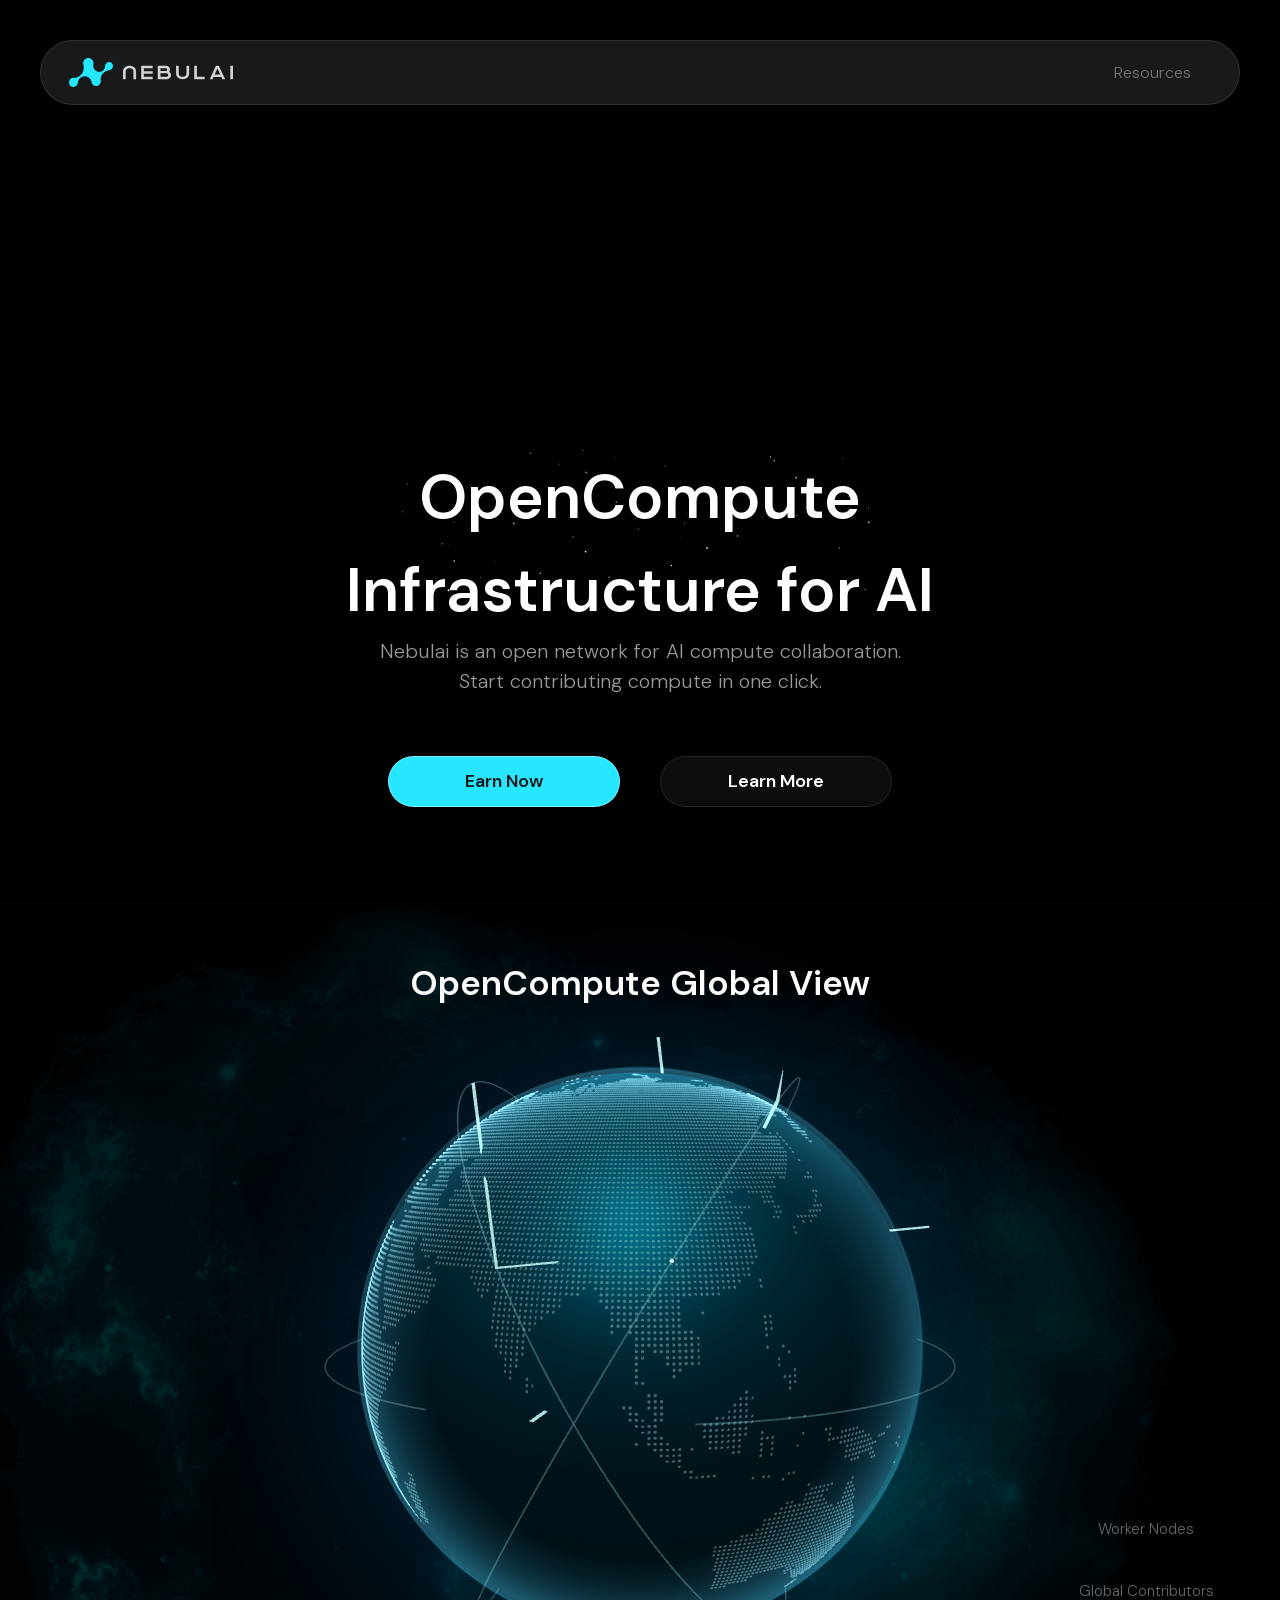
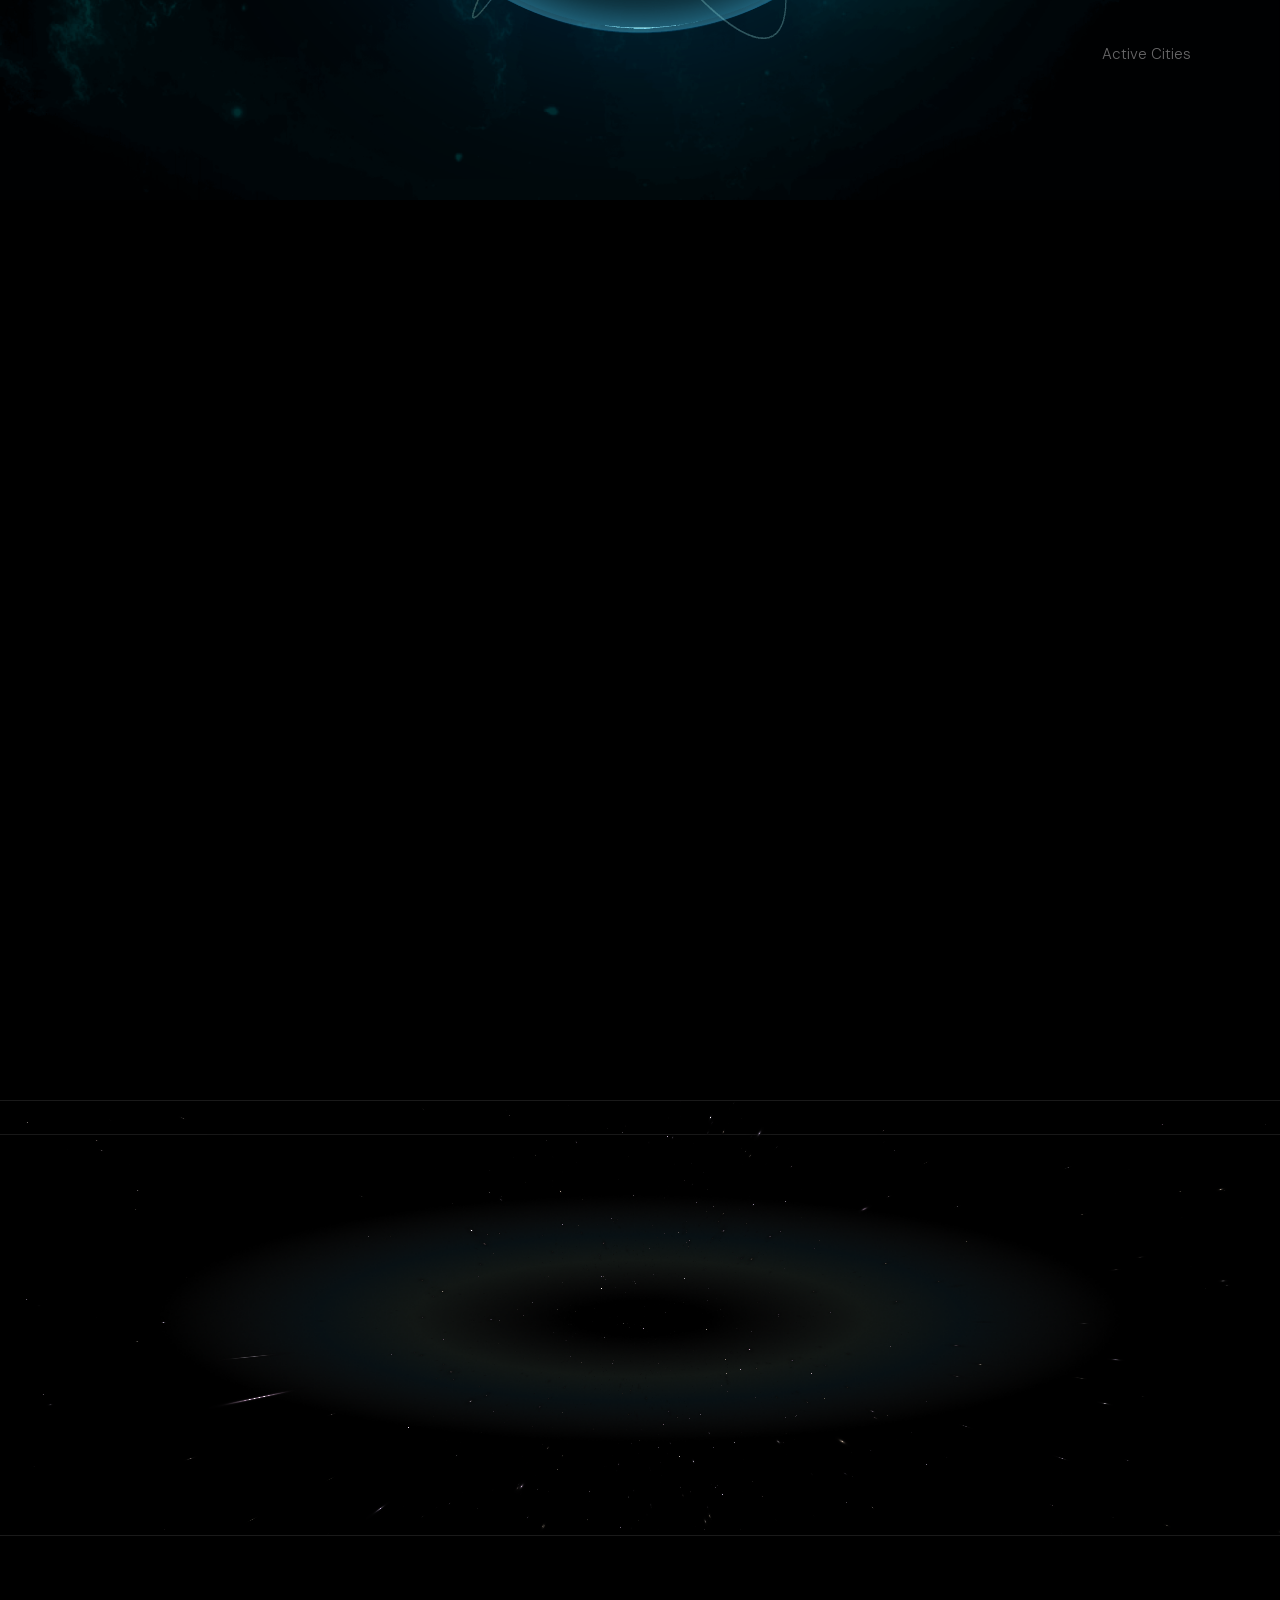
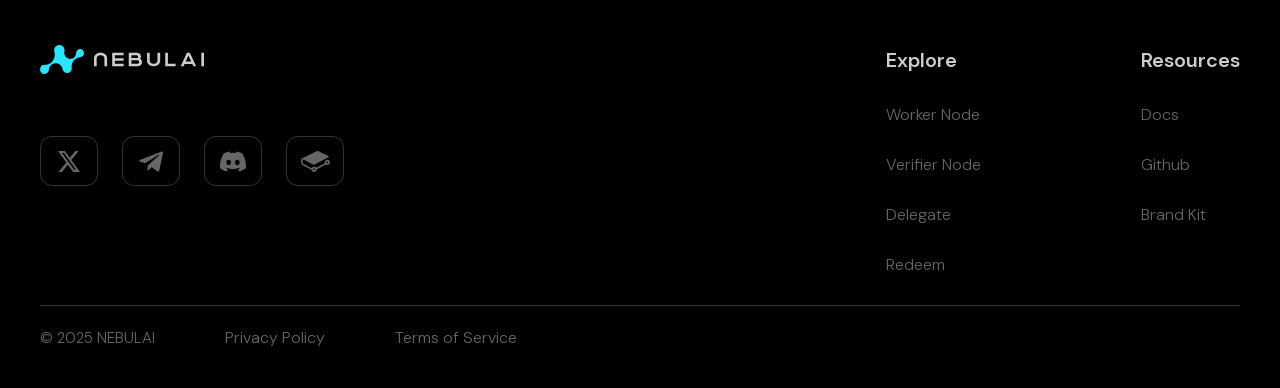
<file: index.html>
<!DOCTYPE html><html lang="en"><head><meta charSet="utf-8"/><meta name="viewport" content="width=device-width, initial-scale=1"/><link rel="preload" href="/_next/static/media/13971731025ec697-s.p.woff2" as="font" crossorigin="" type="font/woff2"/><link rel="preload" as="image" href="/common/mobile_menu.svg"/><link rel="preload" as="image" href="/home/logo.svg"/><link rel="preload" as="image" href="/home/newImg/jiantou.png"/><link rel="stylesheet" href="/_next/static/css/32a5607262ab8a0e.css" data-precedence="next"/><link rel="stylesheet" href="/_next/static/css/e4657a36693aae8b.css" data-precedence="next"/><link rel="stylesheet" href="/_next/static/css/7c81f1e1351f6790.css" data-precedence="next"/><link rel="stylesheet" href="/_next/static/css/cf97a37c0c52896b.css" data-precedence="next"/><link rel="stylesheet" href="/_next/static/css/965a8784f84ec3c4.css" data-precedence="next"/><link rel="preload" as="script" fetchPriority="low" href="/_next/static/chunks/webpack-bab563a66c590f9e.js"/><script src="/_next/static/chunks/cf7e974d-713241b400e93284.js" async=""></script><script src="/_next/static/chunks/541-5600ee929d4531ee.js" async=""></script><script src="/_next/static/chunks/main-app-a96b1f5c15673255.js" async=""></script><script src="/_next/static/chunks/458-c8ca43c90dd92568.js" async=""></script><script src="/_next/static/chunks/456-59fbe59e98a3116b.js" async=""></script><script src="/_next/static/chunks/132-fb9f852f9d9946be.js" async=""></script><script src="/_next/static/chunks/app/layout-12e2c1059db114dd.js" async=""></script><script src="/_next/static/chunks/0133708f-af99ca873a2efeb0.js" async=""></script><script src="/_next/static/chunks/45233be0-0392e1a9f06c1b70.js" async=""></script><script src="/_next/static/chunks/a3b010e9-31183f8c99bb619b.js" async=""></script><script src="/_next/static/chunks/167-830f1180b4fa41ad.js" async=""></script><script src="/_next/static/chunks/app/page-94318768fda25c6e.js" async=""></script><meta name="next-size-adjust" content=""/><title>Nebulai</title><meta name="description" content="Nebul Ai"/><link rel="icon" href="/favicon.ico" type="image/x-icon" sizes="256x256"/><script src="/_next/static/chunks/polyfills-42372ed130431b0a.js" noModule=""></script></head><body class="bg-black text-[16px] text-[#fff] flex flex-col font-normal dark __className_0d7163"><div class="lg:w-[1200px] lg:left-[50%] lg:translate-x-[-50%] lg:rounded-full lg:px-[28px] lg:border border-b-1 px-[12px] justify-between w-full border-[rgba(255,255,255,0.1)] duration-500 fixed z-[99] flex items-center h-[65px] bg-[#17191A] text-[rgba(255,255,255,0.4)] top-[0] lg:top-[40px]"><div class="lg:hidden"><img src="/common/mobile_menu.svg"/></div><a href="/" class="lg:static lg:translate-x-0 absolute left-[50%] translate-x-[-50%]"><img class="lg:w-[164px] w-[120px]" src="/home/logo.svg"/></a><ul class="lg:flex hidden"><li class="flex items-center px-[20px] "><button type="submit" tabindex="0" class="z-0 group relative inline-flex items-center justify-center box-border appearance-none select-none subpixel-antialiased overflow-hidden tap-highlight-transparent transform-gpu outline-none data-[focus-visible=true]:z-10 data-[focus-visible=true]:outline-2 data-[focus-visible=true]:outline-focus data-[focus-visible=true]:outline-offset-2 gap-2 [&amp;&gt;svg]:max-w-[theme(spacing.8)] !transition-none data-[pressed=true]:scale-100 bg-transparent data-[hover=true]:bg-default/40 text-[16px] min-w-[50px] h-[48px] whitespace-nowrap font-normal w-auto hover:text-[#fff] !bg-transparent p-0 rounded-none text-[rgba(255,255,255,0.4)]"><div class="duration-300  h-full  hover:translate-y-[-100%] "><div class="h-full flex items-center justify-start"><div class="z-10 aria-expanded:scale-[0.97] aria-expanded:opacity-70 subpixel-antialiased h-12 overflow-hidden group cursor-pointer text-[--common-white-four] hover:text-white" data-slot="trigger" aria-haspopup="true" aria-expanded="false" id="react-aria-:R2nrb:" type="button" tabindex="0"><div class="duration-300 group-hover:-translate-y-12"><div class="h-12 flex items-center justify-center">Resources</div><div class="h-12 flex items-center justify-center">Resources</div></div></div></div><div class="h-full flex items-center justify-start"><div class="z-10 aria-expanded:scale-[0.97] aria-expanded:opacity-70 subpixel-antialiased h-12 overflow-hidden group cursor-pointer text-[--common-white-four] hover:text-white" data-slot="trigger" aria-haspopup="true" aria-expanded="false" id="react-aria-:R37rb:" type="button" tabindex="0"><div class="duration-300 group-hover:-translate-y-12"><div class="h-12 flex items-center justify-center">Resources</div><div class="h-12 flex items-center justify-center">Resources</div></div></div></div></div></button></li></ul></div><div class=" bg-black"><div class=" fixed w-screen h-screen left-0 top-0 -z-10"><svg class="w-full h-full absolute inset-0"><defs><linearGradient id="gradient" x1="0%" y1="0%" x2="100%" y2="100%"><stop offset="0%" style="stop-color:#2EB9DF;stop-opacity:0"></stop><stop offset="100%" style="stop-color:#9E00FF;stop-opacity:1"></stop></linearGradient></defs></svg><canvas class="h-full w-full absolute inset-0"></canvas></div><div class="relative w-full"><section class="sticky top-0  z-10"><div class=" flex flex-col w-full  relative  lg:h-[100vh] "><div class="absolute top-0 left-0 w-full h-[100vh] object-cover -z-10 bg-[#000000]"><video class="absolute top-0 left-0 w-full h-[80vh] object-cover" autoPlay="" loop="" muted="" playsInline="" webkit-playsinline="true" x5-playsinline="true" x5-video-player-type="h5"><source src="/home/newImg/videos/start.webm" type="video/webm"/></video></div><div class="" style="opacity:0;transform:translateY(40px)"><div class="lg:w-[1200px] mt-[50vh] mt-[150px] px-[16px] w-full relative z-10  mx-auto   bg-[length:100%_100%]  bg-no-repeat bg-contain bg-center "><div class="lg:w-[700px]  w-full   text-center mx-auto     "><div class="relative"><div class="absolute top-0 left-[100px] lg:w-[500px] lg:h-[160px] "><div class="opacity-0 w-full h-full"></div></div><h1 class="font-bold lg:text-[62px] text-[29px] text-white">OpenCompute Infrastructure for AI</h1><p class=" lg:text-[20px] text-[12px] text-[rgba(255,255,255,0.6)] lg:w-[550px] w-full text-center mx-auto ">  Nebulai is an open network for AI compute collaboration.  Start contributing compute in one click. </p></div><div class="lg:w-[500px]  w-full lg:flex  items-center justify-center mt-[60px]  mx-auto"><div><button type="submit" tabindex="0" class="z-0 group relative inline-flex items-center justify-center box-border appearance-none select-none subpixel-antialiased overflow-hidden tap-highlight-transparent transform-gpu data-[pressed=true]:scale-[0.97] outline-none data-[focus-visible=true]:z-10 data-[focus-visible=true]:outline-2 data-[focus-visible=true]:outline-focus data-[focus-visible=true]:outline-offset-2 px-4 gap-2 [&amp;&gt;svg]:max-w-[theme(spacing.8)] transition-transform-colors-opacity motion-reduce:transition-none bg-primary text-primary-foreground data-[hover=true]:opacity-hover rounded-full font-bold min-w-[50px] whitespace-nowrap border-[1px] border-[rgba(255,255,255,0.4)] text-[18px] lg:!w-[232px] lg:!h-[51px] lg:mr-[20px] w-[253px] h-[44px]"><div class="duration-300  h-full  hover:translate-y-[-100%] "><div class="h-full flex justify-center items-center">Earn Now</div><div class="h-full flex justify-center items-center">Earn Now</div></div></button></div><div><button type="submit" tabindex="0" class="z-0 group relative inline-flex items-center justify-center box-border appearance-none select-none subpixel-antialiased overflow-hidden tap-highlight-transparent transform-gpu data-[pressed=true]:scale-[0.97] outline-none data-[focus-visible=true]:z-10 data-[focus-visible=true]:outline-2 data-[focus-visible=true]:outline-focus data-[focus-visible=true]:outline-offset-2 px-4 gap-2 [&amp;&gt;svg]:max-w-[theme(spacing.8)] transition-transform-colors-opacity motion-reduce:transition-none bg-primary data-[hover=true]:opacity-hover font-bold min-w-[50px] whitespace-nowrap hover:border-primary hover:text-primary text-[#fff] rounded-full text-[18px] !bg-[rgba(255,255,255,0.05)] border border-[rgba(255,255,255,0.1)] lg:!w-[232px] lg:!h-[51px] lg:ml-[20px] w-[253px] h-[44px] mt-[20px] lg:mt-0"><div class="duration-300  h-full  hover:translate-y-[-100%] "><div class="h-full flex justify-center items-center">Learn More</div><div class="h-full flex justify-center items-center">Learn More</div></div></button></div></div></div></div></div></div></section><section class="sticky top-0 h-screen z-20  "><div class=" flex flex-col relative w-full h-full  "><div class="w-full h-[30vh] bg-[transparent]  absolute bottom-[0%] left-[0%] z-40"> </div><div class="w-full h-[30vh] bg-[transparent]  absolute top-[0%] left-[0%] z-40"> </div><div class="" style="opacity:0;transform:translateY(40px)"><div class="absolute top-[0%] left-[0%] w-full h-full z-20 "><div class="lg:h-screen h-[100dvh] flex flex-col bg-[url(&#x27;/earth/bg.png&#x27;)] bg-no-repeat bg-cover "><div class="h-screen"><div style="position:relative;width:100%;height:100%;overflow:hidden;pointer-events:auto" class="w-full lg:h-screen h-[80dvh]"><div style="width:100%;height:100%"><canvas style="display:block"></canvas></div></div></div></div></div><div class=" px-[16px] w-full  mx-auto h-[100px]   absolute top-[3%] left-[0%] w-full z-30  "><div class="text-center mx-auto      "><div class=" w-full"><div class="lg:text-[35px] lg:mt-[30px] mt-[80px] text-[22px] font-bold  w-full text-center">OpenCompute Global View</div></div></div></div></div><div class="absolute lg:bottom-[15%] lg:right-[5%] z-30  lg:w-[140px] lg:block  bottom-[13%] right-[16px] flex items-center justify-between w-[90vw]  "><div class="mt-[40px] lg:mt-[0px]"><div class="lg:text-[15px] text-[11px] text-center text-[rgba(255,255,255,0.4)] ">Worker Nodes</div><div class="flex items-center justify-center w-full lg:w-[140px]"></div></div><div class="mt-[40px]"><div class="text-[15px] text-[11px] text-center text-[rgba(255,255,255,0.4)]">Global Contributors</div><div class="flex items-center justify-center"></div></div><div class="mt-[40px]"><div class="text-[15px] text-[11px] text-center text-[rgba(255,255,255,0.4)]">Active Cities</div><div class="flex items-center justify-center"></div></div></div></div></section><section class="sticky lg:top-0 lg:h-screen  z-30 "><div class="bg-[#000000] w-[100vw] lg:h-[100vh]  relative" style="overflow:scroll"><div class="lg:w-[1200px] mx-auto lg:h-[96vh]   "><div class="relative flex flex-col gap-4 items-center justify-center px-4" style="opacity:0;transform:translateY(40px)"><div class="pt-[93px]"><div class="pb-[93px]"><div class="lg:text-[35px] text-[22px] font-bold  w-full text-center">Contribute Compute in One Click</div></div><div class="lg:flex items-center justify-between gap-6"><div style="background-image:url(/home/newImg/run1.png);opacity:0;transform:translateX(-50px)" class="relative lg:w-[384px] h-[447px] bg-[length:100%_100%] bg-no-repeat bg-contain bg-center group"><div class="group relative px-[26px]"><video class="absolute top-0 left-0 z-10 w-[384px] h-[447px] transition-opacity duration-500 opacity-0 group-hover:opacity-100" autoPlay="" loop="" muted="" playsInline=""><source src="/home/newImg/videos/run1.webm" type="video/webm"/></video><div class="absolute z-20 lg:w-full w-[80vw] top-[0px] left-[26px]"><div class="lg:text-[25px] text-[22px] font-[600] w-[80vw] lg:w-[350px] mt-[38px] ">Run Nodes</div><div class="lg:text-[15px] text-[13px] text-[rgba(255,255,255,0.4)] w-[80vw] lg:w-[350px]">Power the network as a Worker, Verifier, or Delegator.</div></div></div></div><div style="background-image:url(/home/newImg/run2.png);opacity:0;transform:translateX(-50px)" class="relative lg:w-[384px] h-[447px] bg-[length:100%_100%] bg-no-repeat bg-contain bg-center group"><div class="group relative px-[26px]"><video class="absolute top-0 left-0 z-10 w-[384px] h-[447px] transition-opacity duration-500 opacity-0 group-hover:opacity-100" autoPlay="" loop="" muted="" playsInline=""><source src="/home/newImg/videos/run2.webm" type="video/webm"/></video><div class="absolute z-20 lg:w-full w-[80vw] top-[300px] left-[26px]"><div class="lg:text-[25px] text-[22px] font-[600] w-[80vw] lg:w-[350px] mt-[38px] ">Fuel AI</div><div class="lg:text-[15px] text-[13px] text-[rgba(255,255,255,0.4)] w-[80vw] lg:w-[350px]">Provide developers and agents with scalable, decentralized compute.</div></div></div></div><div style="background-image:url(/home/newImg/run3.png);opacity:0;transform:translateX(-50px)" class="relative lg:w-[384px] h-[447px] bg-[length:100%_100%] bg-no-repeat bg-contain bg-center group"><div class="group relative px-[26px]"><video class="absolute top-0 left-0 z-10 w-[384px] h-[447px] transition-opacity duration-500 opacity-0 group-hover:opacity-100" autoPlay="" loop="" muted="" playsInline=""><source src="/home/newImg/videos/run3.webm" type="video/webm"/></video><div class="absolute z-20 lg:w-full w-[80vw] top-[0px] left-[26px]"><div class="lg:text-[25px] text-[22px] font-[600] w-[80vw] lg:w-[350px] mt-[38px] ">Earn Rewards</div><div class="lg:text-[15px] text-[13px] text-[rgba(255,255,255,0.4)] w-[80vw] lg:w-[350px]">Earn $NEB based on your contribution and performance.</div></div></div></div></div></div></div></div></div></section><section class="sticky lg:top-0  z-40"><div class="w-[100vw] mx-auto lg:h-[55vh] h-[60vh] bg-[#000000]   pt-[10px] lg:pt-[0]"><div style="width:100%;height:436px;position:relative"><div class=" "><div class=" h-[436px] border-t lg:border-b border-[rgba(255,255,255,0.1)]   bg-[url(/home/newImg/light.png)] bg-[length:100%_100%]  bg-no-repeat bg-contain bg-center "><div class="galaxy-container"><div class="  h-[436px] flex flex-col gap-4 items-center justify-center px-4 absolute top-0 left-0 right-0 bottom-0 mx-auto" style="opacity:0;transform:translateY(40px)"><div class="lg:text-[35px] text-[22px] font-bold  w-full text-center ">Ready to power the future of AI?</div><div class="lg:text-[18px] text-[15px] text-[rgba(255,255,255,0.4)]">Run nodes. Earn rewards. Redefine compute.</div><div class="mt-[38px]"><button type="submit" tabindex="0" class="z-0 group relative inline-flex items-center justify-center box-border appearance-none select-none subpixel-antialiased overflow-hidden tap-highlight-transparent transform-gpu data-[pressed=true]:scale-[0.97] outline-none data-[focus-visible=true]:z-10 data-[focus-visible=true]:outline-2 data-[focus-visible=true]:outline-focus data-[focus-visible=true]:outline-offset-2 px-4 gap-2 [&amp;&gt;svg]:max-w-[theme(spacing.8)] transition-transform-colors-opacity motion-reduce:transition-none bg-primary text-primary-foreground data-[hover=true]:opacity-hover rounded-full font-bold text-[16px] min-w-[50px] whitespace-nowrap border-[1px] border-[rgba(255,255,255,0.4)] w-[232px] h-[51px]"><div class="duration-300  h-full  hover:translate-y-[-100%] "><div class="h-full flex justify-center items-center">Explore Now<img src="/home/newImg/jiantou.png" alt="" class="w-[17px] ml-[5px] h-[13px]"/></div><div class="h-full flex justify-center items-center">Explore Now<img src="/home/newImg/jiantou.png" alt="" class="w-[17px] ml-[5px] h-[13px]"/></div></div></button></div></div></div></div></div></div></div></section></div></div><div class="xl:pb-[10px] pt-[50px] px-[12px] w-full bg-black z-80 sticky "><div class="xl:w-[1200px] xl:flex-row w-full mx-auto flex flex-col justify-between"><div class="w-full"><img src="/home/logo.svg"/><div class="flex mt-[62px]"><a href="https://x.com/NebulaiHQ" target="_blank" class="flex justify-center items-center border w-[58px] h-[50px] rounded-[12px] border-[rgba(255,255,255,0.2)] mr-[24px] text-[rgba(255,255,255,0.4)] hover:text-[rgba(255,255,255,0.8)] hover:bg-[rgba(255,255,255,0.2)]"><svg xmlns="http://www.w3.org/2000/svg" width="22" height="21" viewBox="0 0 22 21" fill="none"><path d="M17.3263 0H20.6998L13.3297 8.89539L22 21H15.2112L9.89403 13.6586L3.80995 21H0.434432L8.31743 11.4854L0 0H6.96111L11.7674 6.71031L17.3263 0ZM16.1423 18.8677H18.0116L5.94539 2.02031H3.93946L16.1423 18.8677Z" fill="currentColor"></path></svg></a><a href="https://t.me/Nebulai_HQ" target="_blank" class="flex justify-center items-center border w-[58px] h-[50px] rounded-[12px] border-[rgba(255,255,255,0.2)] mr-[24px] text-[rgba(255,255,255,0.4)] hover:text-[rgba(255,255,255,0.8)] hover:bg-[rgba(255,255,255,0.2)]"><svg xmlns="http://www.w3.org/2000/svg" width="24" height="21" viewBox="0 0 24 21" fill="none"><path d="M22.0517 0.72731L0.78878 8.88724C-0.0668674 9.26721 -0.356277 10.0282 0.581933 10.4412L6.03682 12.1664L19.2259 4.05455C19.946 3.54528 20.6833 3.68109 20.0489 4.24127L8.72124 14.4482L8.3654 18.7678C8.69499 19.4348 9.29847 19.4379 9.68339 19.1064L12.8174 16.1553L18.1848 20.1551C19.4314 20.8896 20.1097 20.4156 20.3779 19.0694L23.8985 2.47962C24.264 0.822542 23.6407 0.0924369 22.0517 0.72731Z" fill="currentColor"></path></svg></a><a href="https://discord.gg/kyVHRQSFyg" target="_blank" class="flex justify-center items-center border w-[58px] h-[50px] rounded-[12px] border-[rgba(255,255,255,0.2)] mr-[24px] text-[rgba(255,255,255,0.4)] hover:text-[rgba(255,255,255,0.8)] hover:bg-[rgba(255,255,255,0.2)]"><svg xmlns="http://www.w3.org/2000/svg" width="26" height="21" viewBox="0 0 26 21" fill="none"><path d="M22.044 2.18914C22.0367 2.175 22.0248 2.16392 22.0102 2.15789C20.3245 1.37702 18.5455 0.820203 16.7179 0.501366C16.7013 0.498249 16.6842 0.500498 16.6689 0.507791C16.6536 0.515084 16.641 0.527052 16.6329 0.541991C16.3907 0.985871 16.1708 1.44181 15.974 1.90807C14.004 1.60614 12.0001 1.60614 10.03 1.90807C9.832 1.44063 9.60858 0.984574 9.36078 0.541991C9.35228 0.527376 9.33962 0.515685 9.32444 0.508439C9.30927 0.501193 9.29228 0.498728 9.2757 0.501366C7.44791 0.819533 5.66886 1.37639 3.98336 2.15793C3.96893 2.16411 3.95676 2.17465 3.94851 2.18811C0.577833 7.27018 -0.345524 12.2273 0.107443 17.123C0.108718 17.135 0.112369 17.1466 0.11818 17.1572C0.123991 17.1677 0.131843 17.177 0.14127 17.1844C2.10399 18.6516 4.29931 19.7716 6.63355 20.4964C6.64999 20.5014 6.66755 20.5012 6.68386 20.4958C6.70016 20.4904 6.71444 20.4801 6.72478 20.4662C7.22612 19.7775 7.67035 19.0482 8.05295 18.2858C8.0582 18.2753 8.06121 18.2639 8.06175 18.2521C8.0623 18.2404 8.06038 18.2287 8.05613 18.2178C8.05187 18.2069 8.04537 18.197 8.03706 18.1888C8.02874 18.1806 8.0188 18.1743 8.00789 18.1703C7.30737 17.8996 6.62919 17.5734 5.97971 17.1947C5.96791 17.1877 5.958 17.1778 5.95085 17.1661C5.94371 17.1543 5.93955 17.1409 5.93874 17.1271C5.93793 17.1133 5.9405 17.0995 5.94622 17.087C5.95194 17.0744 5.96063 17.0635 5.97153 17.0551C6.1078 16.952 6.24417 16.8448 6.37431 16.7365C6.38587 16.7269 6.39986 16.7207 6.4147 16.7187C6.42954 16.7167 6.44465 16.7189 6.45832 16.7251C10.7134 18.6857 15.32 18.6857 19.5247 16.7251C19.5384 16.7185 19.5537 16.716 19.5687 16.7178C19.5838 16.7197 19.598 16.7258 19.6098 16.7355C19.7399 16.8438 19.8763 16.952 20.0136 17.0551C20.0245 17.0634 20.0333 17.0743 20.0391 17.0868C20.0449 17.0993 20.0476 17.113 20.0469 17.1268C20.0462 17.1406 20.0421 17.154 20.035 17.1659C20.028 17.1777 20.0181 17.1876 20.0064 17.1947C19.3584 17.5766 18.6796 17.9026 17.9772 18.1692C17.9663 18.1734 17.9564 18.1799 17.9482 18.1882C17.9399 18.1965 17.9335 18.2065 17.9293 18.2175C17.9251 18.2285 17.9233 18.2403 17.9239 18.2521C17.9246 18.2638 17.9277 18.2753 17.933 18.2858C18.322 19.044 18.7656 19.7724 19.2602 20.465C19.2702 20.4792 19.2844 20.4899 19.3008 20.4955C19.3172 20.5011 19.3349 20.5014 19.3514 20.4963C21.6898 19.7739 23.889 18.6538 25.8542 17.1844C25.8637 17.1774 25.8717 17.1683 25.8775 17.1579C25.8834 17.1475 25.8869 17.136 25.888 17.124C26.4303 11.4641 24.9801 6.54759 22.044 2.18914ZM8.6884 14.142C7.40732 14.142 6.35175 12.9551 6.35175 11.4974C6.35175 10.0397 7.38685 8.85273 8.6884 8.85273C10.0001 8.85273 11.0455 10.0501 11.025 11.4973C11.025 12.9551 9.98987 14.142 8.6884 14.142ZM17.3277 14.142C16.0466 14.142 14.9911 12.9551 14.9911 11.4974C14.9911 10.0397 16.0262 8.85273 17.3277 8.85273C18.6395 8.85273 19.6848 10.0501 19.6643 11.4973C19.6643 12.9551 18.6395 14.142 17.3277 14.142Z" fill="currentColor"></path></svg></a><a href="https://docs.nebulai.network/" target="_blank" class="flex justify-center items-center border w-[58px] h-[50px] rounded-[12px] border-[rgba(255,255,255,0.2)] mr-[24px] text-[rgba(255,255,255,0.4)] hover:text-[rgba(255,255,255,0.8)] hover:bg-[rgba(255,255,255,0.2)]"><svg xmlns="http://www.w3.org/2000/svg" width="29" height="21" viewBox="0 0 29 21" fill="none"><path d="M13.0522 17.5072C13.1637 17.5074 13.2741 17.5296 13.3771 17.5727C13.4802 17.6158 13.5737 17.6788 13.6525 17.7582C13.7312 17.8376 13.7937 17.9318 13.8362 18.0354C13.8788 18.1391 13.9006 18.2501 13.9004 18.3622C13.9003 18.4743 13.8781 18.5853 13.8353 18.6888C13.7925 18.7924 13.7298 18.8864 13.6508 18.9656C13.5718 19.0447 13.478 19.1075 13.3749 19.1502C13.2718 19.193 13.1613 19.2149 13.0497 19.2148C12.8245 19.2144 12.6085 19.1242 12.4494 18.9638C12.2904 18.8035 12.2012 18.5862 12.2015 18.3598C12.2018 18.1334 12.2916 17.9163 12.4511 17.7565C12.6107 17.5966 12.8269 17.5069 13.0522 17.5072ZM26.373 12.228C26.2615 12.228 26.151 12.2058 26.048 12.1628C25.945 12.1198 25.8514 12.0569 25.7725 11.9776C25.6937 11.8982 25.6312 11.8041 25.5886 11.7004C25.546 11.5968 25.5241 11.4858 25.5242 11.3737C25.5243 11.2616 25.5463 11.1506 25.5891 11.047C25.6318 10.9435 25.6945 10.8494 25.7734 10.7702C25.8523 10.6909 25.946 10.6281 26.0491 10.5853C26.1522 10.5425 26.2627 10.5205 26.3742 10.5205C26.5995 10.5207 26.8155 10.6108 26.9747 10.771C27.1339 10.9312 27.2233 11.1485 27.2231 11.3749C27.223 11.6013 27.1333 11.8184 26.9739 11.9784C26.8145 12.1384 26.5983 12.2282 26.373 12.228ZM26.373 8.7353C25.6765 8.73594 25.0087 9.01431 24.5162 9.50931C24.0237 10.0043 23.7467 10.6755 23.7461 11.3755C23.7461 11.6585 23.7932 11.9402 23.885 12.2147L15.2079 16.8575C14.9673 16.5064 14.6453 16.2194 14.2698 16.0211C13.8942 15.8229 13.4764 15.7194 13.0522 15.7196C12.0504 15.7196 11.1381 16.2964 10.6959 17.1964L2.90079 13.0648C2.07669 12.63 1.46043 11.2674 1.52568 10.0263C1.55952 9.37895 1.78186 8.87617 2.1214 8.68186C2.33649 8.56042 2.59508 8.57013 2.87058 8.71465L2.92133 8.74258C4.98762 9.83559 11.7471 13.4146 12.0323 13.5469C12.4709 13.7522 12.715 13.8348 13.4642 13.4777L27.4376 6.17403C27.643 6.0963 27.8823 5.89835 27.8823 5.59838C27.8823 5.18304 27.4545 5.01909 27.4533 5.01909C26.6582 4.63654 25.4366 4.0621 24.2451 3.50103C21.6979 2.30237 18.8112 0.944617 17.5436 0.276671C16.4488 -0.298977 15.568 0.186802 15.4109 0.283958L15.1064 0.435764C9.40052 3.2715 1.76373 7.07272 1.32872 7.33868C0.551753 7.81475 0.0696197 8.76323 0.00678539 9.94003C-0.0898828 11.8066 0.856257 13.7534 2.21082 14.4663L10.4542 18.7387C10.545 19.3663 10.8575 19.9401 11.3345 20.3553C11.8114 20.7705 12.4211 20.9993 13.0522 21C13.7413 20.9988 14.4025 20.7259 14.8935 20.2399C15.3845 19.7539 15.6662 19.0936 15.6779 18.4011L24.7575 13.4546C25.2166 13.8165 25.7882 14.0145 26.373 14.0145C27.0696 14.0139 27.7374 13.7355 28.2299 13.2405C28.7224 12.7455 28.9994 12.0743 29 11.3743C28.9994 10.6743 28.7224 10.0031 28.2299 9.50809C27.7374 9.01309 27.0696 8.73472 26.373 8.73408" fill="currentColor"></path></svg></a></div></div><ul class="xl:mt-0 mt-[70px] flex"><li class="xl:ml-[160px] flex-1 flex flex-col "><span class="block mb-[30px] font-bold text-[rgba(255,255,255,0.8)] text-[20px]">Explore</span><button type="submit" tabindex="0" class="z-0 group relative inline-flex items-center box-border appearance-none select-none subpixel-antialiased overflow-hidden tap-highlight-transparent transform-gpu outline-none data-[focus-visible=true]:z-10 data-[focus-visible=true]:outline-2 data-[focus-visible=true]:outline-focus data-[focus-visible=true]:outline-offset-2 gap-2 [&amp;&gt;svg]:max-w-[theme(spacing.8)] !transition-none data-[pressed=true]:scale-100 bg-transparent data-[hover=true]:bg-primary/20 text-[16px] min-w-[50px] whitespace-nowrap font-normal w-auto hover:text-[#fff] !bg-transparent p-0 rounded-none justify-start text-[rgba(255,255,255,0.4)] mb-[30px] h-[20px]"><div class="duration-300  h-full  hover:translate-y-[-100%] "><div class="h-full flex items-center justify-start">Worker Node</div><div class="h-full flex items-center justify-start">Worker Node</div></div></button><button type="submit" tabindex="0" class="z-0 group relative inline-flex items-center box-border appearance-none select-none subpixel-antialiased overflow-hidden tap-highlight-transparent transform-gpu outline-none data-[focus-visible=true]:z-10 data-[focus-visible=true]:outline-2 data-[focus-visible=true]:outline-focus data-[focus-visible=true]:outline-offset-2 gap-2 [&amp;&gt;svg]:max-w-[theme(spacing.8)] !transition-none data-[pressed=true]:scale-100 bg-transparent data-[hover=true]:bg-primary/20 text-[16px] min-w-[50px] whitespace-nowrap font-normal w-auto hover:text-[#fff] !bg-transparent p-0 rounded-none justify-start text-[rgba(255,255,255,0.4)] mb-[30px] h-[20px]"><div class="duration-300  h-full  hover:translate-y-[-100%] "><div class="h-full flex items-center justify-start">Verifier Node</div><div class="h-full flex items-center justify-start">Verifier Node</div></div></button><button type="submit" tabindex="0" class="z-0 group relative inline-flex items-center box-border appearance-none select-none subpixel-antialiased overflow-hidden tap-highlight-transparent transform-gpu outline-none data-[focus-visible=true]:z-10 data-[focus-visible=true]:outline-2 data-[focus-visible=true]:outline-focus data-[focus-visible=true]:outline-offset-2 gap-2 [&amp;&gt;svg]:max-w-[theme(spacing.8)] !transition-none data-[pressed=true]:scale-100 bg-transparent data-[hover=true]:bg-primary/20 text-[16px] min-w-[50px] whitespace-nowrap font-normal w-auto hover:text-[#fff] !bg-transparent p-0 rounded-none justify-start text-[rgba(255,255,255,0.4)] mb-[30px] h-[20px]"><div class="duration-300  h-full  hover:translate-y-[-100%] "><div class="h-full flex items-center justify-start">Delegate</div><div class="h-full flex items-center justify-start">Delegate</div></div></button><button type="submit" tabindex="0" class="z-0 group relative inline-flex items-center box-border appearance-none select-none subpixel-antialiased overflow-hidden tap-highlight-transparent transform-gpu outline-none data-[focus-visible=true]:z-10 data-[focus-visible=true]:outline-2 data-[focus-visible=true]:outline-focus data-[focus-visible=true]:outline-offset-2 gap-2 [&amp;&gt;svg]:max-w-[theme(spacing.8)] !transition-none data-[pressed=true]:scale-100 bg-transparent data-[hover=true]:bg-primary/20 text-[16px] min-w-[50px] whitespace-nowrap font-normal w-auto hover:text-[#fff] !bg-transparent p-0 rounded-none justify-start text-[rgba(255,255,255,0.4)] mb-[30px] h-[20px]"><div class="duration-300  h-full  hover:translate-y-[-100%] "><div class="h-full flex items-center justify-start">Redeem</div><div class="h-full flex items-center justify-start">Redeem</div></div></button></li><li class="xl:ml-[160px] flex-1 flex flex-col "><span class="block mb-[30px] font-bold text-[rgba(255,255,255,0.8)] text-[20px]">Resources</span><button type="submit" tabindex="0" class="z-0 group relative inline-flex items-center box-border appearance-none select-none subpixel-antialiased overflow-hidden tap-highlight-transparent transform-gpu outline-none data-[focus-visible=true]:z-10 data-[focus-visible=true]:outline-2 data-[focus-visible=true]:outline-focus data-[focus-visible=true]:outline-offset-2 gap-2 [&amp;&gt;svg]:max-w-[theme(spacing.8)] !transition-none data-[pressed=true]:scale-100 bg-transparent data-[hover=true]:bg-primary/20 text-[16px] min-w-[50px] whitespace-nowrap font-normal w-auto hover:text-[#fff] !bg-transparent p-0 rounded-none justify-start text-[rgba(255,255,255,0.4)] mb-[30px] h-[20px]"><div class="duration-300  h-full  hover:translate-y-[-100%] "><div class="h-full flex items-center justify-start">Docs</div><div class="h-full flex items-center justify-start">Docs</div></div></button><button type="submit" tabindex="0" class="z-0 group relative inline-flex items-center box-border appearance-none select-none subpixel-antialiased overflow-hidden tap-highlight-transparent transform-gpu outline-none data-[focus-visible=true]:z-10 data-[focus-visible=true]:outline-2 data-[focus-visible=true]:outline-focus data-[focus-visible=true]:outline-offset-2 gap-2 [&amp;&gt;svg]:max-w-[theme(spacing.8)] !transition-none data-[pressed=true]:scale-100 bg-transparent data-[hover=true]:bg-primary/20 text-[16px] min-w-[50px] whitespace-nowrap font-normal w-auto hover:text-[#fff] !bg-transparent p-0 rounded-none justify-start text-[rgba(255,255,255,0.4)] mb-[30px] h-[20px]"><div class="duration-300  h-full  hover:translate-y-[-100%] "><div class="h-full flex items-center justify-start">Github</div><div class="h-full flex items-center justify-start">Github</div></div></button><button type="submit" tabindex="0" class="z-0 group relative inline-flex items-center box-border appearance-none select-none subpixel-antialiased overflow-hidden tap-highlight-transparent transform-gpu outline-none data-[focus-visible=true]:z-10 data-[focus-visible=true]:outline-2 data-[focus-visible=true]:outline-focus data-[focus-visible=true]:outline-offset-2 gap-2 [&amp;&gt;svg]:max-w-[theme(spacing.8)] !transition-none data-[pressed=true]:scale-100 bg-transparent data-[hover=true]:bg-primary/20 text-[16px] min-w-[50px] whitespace-nowrap font-normal w-auto hover:text-[#fff] !bg-transparent p-0 rounded-none justify-start text-[rgba(255,255,255,0.4)] mb-[30px] h-[20px]"><div class="duration-300  h-full  hover:translate-y-[-100%] "><div class="h-full flex items-center justify-start">Brand Kit</div><div class="h-full flex items-center justify-start">Brand Kit</div></div></button></li></ul></div><div class="border-t border-t-[rgba(255,255,255,0.2)] lg:w-[1200px] mx-auto  "><div class="pt-[20px] flex item-center"><div class="lg:mr-[70px] mr-[20px] text-[14px] lg:text-[16px]"><span class="text-[rgba(255,255,255,0.4)] text-[15px]">© 2025 NEBULAI</span></div><div class="lg:mr-[70px] mr-[20px] text-[14px] lg:text-[16px]"><button type="submit" tabindex="0" class="z-0 group relative inline-flex items-center box-border appearance-none select-none subpixel-antialiased overflow-hidden tap-highlight-transparent transform-gpu outline-none data-[focus-visible=true]:z-10 data-[focus-visible=true]:outline-2 data-[focus-visible=true]:outline-focus data-[focus-visible=true]:outline-offset-2 gap-2 [&amp;&gt;svg]:max-w-[theme(spacing.8)] !transition-none data-[pressed=true]:scale-100 bg-transparent data-[hover=true]:bg-primary/20 min-w-[50px] whitespace-nowrap font-normal w-auto hover:text-[#fff] !bg-transparent p-0 rounded-none justify-start text-[rgba(255,255,255,0.4)] mb-[30px] h-[20px] text-[14px] lg:text-[16px]"><div class="duration-300  h-full  hover:translate-y-[-100%] "><div class="h-full flex items-center justify-start">Privacy Policy</div><div class="h-full flex items-center justify-start">Privacy Policy</div></div></button></div><div class="lg:mr-[70px] mr-[20px] text-[14px] lg:text-[16px]"><button type="submit" tabindex="0" class="z-0 group relative inline-flex items-center box-border appearance-none select-none subpixel-antialiased overflow-hidden tap-highlight-transparent transform-gpu outline-none data-[focus-visible=true]:z-10 data-[focus-visible=true]:outline-2 data-[focus-visible=true]:outline-focus data-[focus-visible=true]:outline-offset-2 gap-2 [&amp;&gt;svg]:max-w-[theme(spacing.8)] !transition-none data-[pressed=true]:scale-100 bg-transparent data-[hover=true]:bg-primary/20 min-w-[50px] whitespace-nowrap font-normal w-auto hover:text-[#fff] !bg-transparent p-0 rounded-none justify-start text-[rgba(255,255,255,0.4)] mb-[30px] h-[20px] text-[14px] lg:text-[16px]"><div class="duration-300  h-full  hover:translate-y-[-100%] "><div class="h-full flex items-center justify-start">Terms of Service</div><div class="h-full flex items-center justify-start">Terms of Service</div></div></button></div></div></div></div><script src="/_next/static/chunks/webpack-bab563a66c590f9e.js" async=""></script><script>(self.__next_f=self.__next_f||[]).push([0])</script><script>self.__next_f.push([1,"1:\"$Sreact.fragment\"\n2:I[6574,[\"458\",\"static/chunks/458-c8ca43c90dd92568.js\",\"456\",\"static/chunks/456-59fbe59e98a3116b.js\",\"132\",\"static/chunks/132-fb9f852f9d9946be.js\",\"177\",\"static/chunks/app/layout-12e2c1059db114dd.js\"],\"Animation\"]\n3:I[67639,[\"458\",\"static/chunks/458-c8ca43c90dd92568.js\",\"456\",\"static/chunks/456-59fbe59e98a3116b.js\",\"132\",\"static/chunks/132-fb9f852f9d9946be.js\",\"177\",\"static/chunks/app/layout-12e2c1059db114dd.js\"],\"Header\"]\n4:I[93528,[],\"\"]\n5:I[21454,[],\"\"]\n6:I[87777,[\"458\",\"static/chunks/458-c8ca43c90dd92568.js\",\"456\",\"static/chunks/456-59fbe59e98a3116b.js\",\"132\",\"static/chunks/132-fb9f852f9d9946be.js\",\"177\",\"static/chunks/app/layout-12e2c1059db114dd.js\"],\"Footer\"]\n7:I[59806,[\"755\",\"static/chunks/0133708f-af99ca873a2efeb0.js\",\"683\",\"static/chunks/45233be0-0392e1a9f06c1b70.js\",\"88\",\"static/chunks/a3b010e9-31183f8c99bb619b.js\",\"456\",\"static/chunks/456-59fbe59e98a3116b.js\",\"167\",\"static/chunks/167-830f1180b4fa41ad.js\",\"974\",\"static/chunks/app/page-94318768fda25c6e.js\"],\"ShootingStars\"]\n8:I[89045,[\"755\",\"static/chunks/0133708f-af99ca873a2efeb0.js\",\"683\",\"static/chunks/45233be0-0392e1a9f06c1b70.js\",\"88\",\"static/chunks/a3b010e9-31183f8c99bb619b.js\",\"456\",\"static/chunks/456-59fbe59e98a3116b.js\",\"167\",\"static/chunks/167-830f1180b4fa41ad.js\",\"974\",\"static/chunks/app/page-94318768fda25c6e.js\"],\"StarsBackground\"]\n9:I[87608,[\"755\",\"static/chunks/0133708f-af99ca873a2efeb0.js\",\"683\",\"static/chunks/45233be0-0392e1a9f06c1b70.js\",\"88\",\"static/chunks/a3b010e9-31183f8c99bb619b.js\",\"456\",\"static/chunks/456-59fbe59e98a3116b.js\",\"167\",\"static/chunks/167-830f1180b4fa41ad.js\",\"974\",\"static/chunks/app/page-94318768fda25c6e.js\"],\"Module1\"]\na:I[51756,[\"755\",\"static/chunks/0133708f-af99ca873a2efeb0.js\",\"683\",\"static/chunks/45233be0-0392e1a9f06c1b70.js\",\"88\",\"static/chunks/a3b010e9-31183f8c99bb619b.js\",\"456\",\"static/chunks/456-59fbe59e98a3116b.js\",\"167\",\"static/chunks/167-830f1180b4fa41ad.js\",\"974\",\"static/chunks/app/page-94318768fda25c6e.js\"],\"Module2\"]\nb:I[84193,[\"755\",\"static/chunks/0133708f-af99ca873a2efeb0.js\",\"683"])</script><script>self.__next_f.push([1,"\",\"static/chunks/45233be0-0392e1a9f06c1b70.js\",\"88\",\"static/chunks/a3b010e9-31183f8c99bb619b.js\",\"456\",\"static/chunks/456-59fbe59e98a3116b.js\",\"167\",\"static/chunks/167-830f1180b4fa41ad.js\",\"974\",\"static/chunks/app/page-94318768fda25c6e.js\"],\"Module3\"]\nc:I[55842,[\"755\",\"static/chunks/0133708f-af99ca873a2efeb0.js\",\"683\",\"static/chunks/45233be0-0392e1a9f06c1b70.js\",\"88\",\"static/chunks/a3b010e9-31183f8c99bb619b.js\",\"456\",\"static/chunks/456-59fbe59e98a3116b.js\",\"167\",\"static/chunks/167-830f1180b4fa41ad.js\",\"974\",\"static/chunks/app/page-94318768fda25c6e.js\"],\"Module4\"]\nd:I[43225,[],\"OutletBoundary\"]\nf:I[43225,[],\"MetadataBoundary\"]\n11:I[43225,[],\"ViewportBoundary\"]\n13:I[1031,[],\"\"]\n:HL[\"/_next/static/media/13971731025ec697-s.p.woff2\",\"font\",{\"crossOrigin\":\"\",\"type\":\"font/woff2\"}]\n:HL[\"/_next/static/css/32a5607262ab8a0e.css\",\"style\"]\n:HL[\"/_next/static/css/e4657a36693aae8b.css\",\"style\"]\n:HL[\"/_next/static/css/7c81f1e1351f6790.css\",\"style\"]\n:HL[\"/_next/static/css/cf97a37c0c52896b.css\",\"style\"]\n:HL[\"/_next/static/css/965a8784f84ec3c4.css\",\"style\"]\n"])</script><script>self.__next_f.push([1,"0:{\"P\":null,\"b\":\"EIqJyATzq1BlpMJl2eBeo\",\"p\":\"\",\"c\":[\"\",\"\"],\"i\":false,\"f\":[[[\"\",{\"children\":[\"__PAGE__\",{}]},\"$undefined\",\"$undefined\",true],[\"\",[\"$\",\"$1\",\"c\",{\"children\":[[[\"$\",\"link\",\"0\",{\"rel\":\"stylesheet\",\"href\":\"/_next/static/css/32a5607262ab8a0e.css\",\"precedence\":\"next\",\"crossOrigin\":\"$undefined\",\"nonce\":\"$undefined\"}],[\"$\",\"link\",\"1\",{\"rel\":\"stylesheet\",\"href\":\"/_next/static/css/e4657a36693aae8b.css\",\"precedence\":\"next\",\"crossOrigin\":\"$undefined\",\"nonce\":\"$undefined\"}],[\"$\",\"link\",\"2\",{\"rel\":\"stylesheet\",\"href\":\"/_next/static/css/7c81f1e1351f6790.css\",\"precedence\":\"next\",\"crossOrigin\":\"$undefined\",\"nonce\":\"$undefined\"}],[\"$\",\"link\",\"3\",{\"rel\":\"stylesheet\",\"href\":\"/_next/static/css/cf97a37c0c52896b.css\",\"precedence\":\"next\",\"crossOrigin\":\"$undefined\",\"nonce\":\"$undefined\"}]],[\"$\",\"html\",null,{\"lang\":\"en\",\"children\":[\"$\",\"body\",null,{\"className\":\"bg-black text-[16px] text-[#fff] flex flex-col font-normal dark __className_0d7163\",\"children\":[\"$\",\"$L2\",null,{\"children\":[[\"$\",\"$L3\",null,{}],[\"$\",\"$L4\",null,{\"parallelRouterKey\":\"children\",\"segmentPath\":[\"children\"],\"error\":\"$undefined\",\"errorStyles\":\"$undefined\",\"errorScripts\":\"$undefined\",\"template\":[\"$\",\"$L5\",null,{}],\"templateStyles\":\"$undefined\",\"templateScripts\":\"$undefined\",\"notFound\":[[],[[\"$\",\"title\",null,{\"children\":\"404: This page could not be found.\"}],[\"$\",\"div\",null,{\"style\":{\"fontFamily\":\"system-ui,\\\"Segoe UI\\\",Roboto,Helvetica,Arial,sans-serif,\\\"Apple Color Emoji\\\",\\\"Segoe UI Emoji\\\"\",\"height\":\"100vh\",\"textAlign\":\"center\",\"display\":\"flex\",\"flexDirection\":\"column\",\"alignItems\":\"center\",\"justifyContent\":\"center\"},\"children\":[\"$\",\"div\",null,{\"children\":[[\"$\",\"style\",null,{\"dangerouslySetInnerHTML\":{\"__html\":\"body{color:#000;background:#fff;margin:0}.next-error-h1{border-right:1px solid rgba(0,0,0,.3)}@media (prefers-color-scheme:dark){body{color:#fff;background:#000}.next-error-h1{border-right:1px solid rgba(255,255,255,.3)}}\"}}],[\"$\",\"h1\",null,{\"className\":\"next-error-h1\",\"style\":{\"display\":\"inline-block\",\"margin\":\"0 20px 0 0\",\"padding\":\"0 23px 0 0\",\"fontSize\":24,\"fontWeight\":500,\"verticalAlign\":\"top\",\"lineHeight\":\"49px\"},\"children\":404}],[\"$\",\"div\",null,{\"style\":{\"display\":\"inline-block\"},\"children\":[\"$\",\"h2\",null,{\"style\":{\"fontSize\":14,\"fontWeight\":400,\"lineHeight\":\"49px\",\"margin\":0},\"children\":\"This page could not be found.\"}]}]]}]}]]],\"forbidden\":\"$undefined\",\"unauthorized\":\"$undefined\"}],[\"$\",\"$L6\",null,{}]]}]}]}]]}],{\"children\":[\"__PAGE__\",[\"$\",\"$1\",\"c\",{\"children\":[[\"$\",\"div\",null,{\"className\":\" bg-black\",\"children\":[[\"$\",\"div\",null,{\"className\":\" fixed w-screen h-screen left-0 top-0 -z-10\",\"children\":[[\"$\",\"$L7\",null,{}],[\"$\",\"$L8\",null,{}]]}],[\"$\",\"div\",null,{\"className\":\"relative w-full\",\"children\":[[\"$\",\"section\",null,{\"className\":\"sticky top-0  z-10\",\"children\":[\"$\",\"$L9\",null,{}]}],[\"$\",\"section\",null,{\"className\":\"sticky top-0 h-screen z-20  \",\"children\":[\"$\",\"$La\",null,{}]}],[\"$\",\"section\",null,{\"className\":\"sticky lg:top-0 lg:h-screen  z-30 \",\"children\":[\"$\",\"$Lb\",null,{}]}],[\"$\",\"section\",null,{\"className\":\"sticky lg:top-0  z-40\",\"children\":[\"$\",\"$Lc\",null,{}]}]]}]]}],[[\"$\",\"link\",\"0\",{\"rel\":\"stylesheet\",\"href\":\"/_next/static/css/965a8784f84ec3c4.css\",\"precedence\":\"next\",\"crossOrigin\":\"$undefined\",\"nonce\":\"$undefined\"}]],[\"$\",\"$Ld\",null,{\"children\":\"$Le\"}]]}],{},null,false]},null,false],[\"$\",\"$1\",\"h\",{\"children\":[null,[\"$\",\"$1\",\"mkgEN2xEScGfZSKTTmqpP\",{\"children\":[[\"$\",\"$Lf\",null,{\"children\":\"$L10\"}],[\"$\",\"$L11\",null,{\"children\":\"$L12\"}],[\"$\",\"meta\",null,{\"name\":\"next-size-adjust\",\"content\":\"\"}]]}]]}],false]],\"m\":\"$undefined\",\"G\":[\"$13\",\"$undefined\"],\"s\":false,\"S\":true}\n"])</script><script>self.__next_f.push([1,"12:[[\"$\",\"meta\",\"0\",{\"name\":\"viewport\",\"content\":\"width=device-width, initial-scale=1\"}]]\n10:[[\"$\",\"meta\",\"0\",{\"charSet\":\"utf-8\"}],[\"$\",\"title\",\"1\",{\"children\":\"Nebulai\"}],[\"$\",\"meta\",\"2\",{\"name\":\"description\",\"content\":\"Nebul Ai\"}],[\"$\",\"link\",\"3\",{\"rel\":\"icon\",\"href\":\"/favicon.ico\",\"type\":\"image/x-icon\",\"sizes\":\"256x256\"}]]\n"])</script><script>self.__next_f.push([1,"e:null\n"])</script></body></html>
</file>
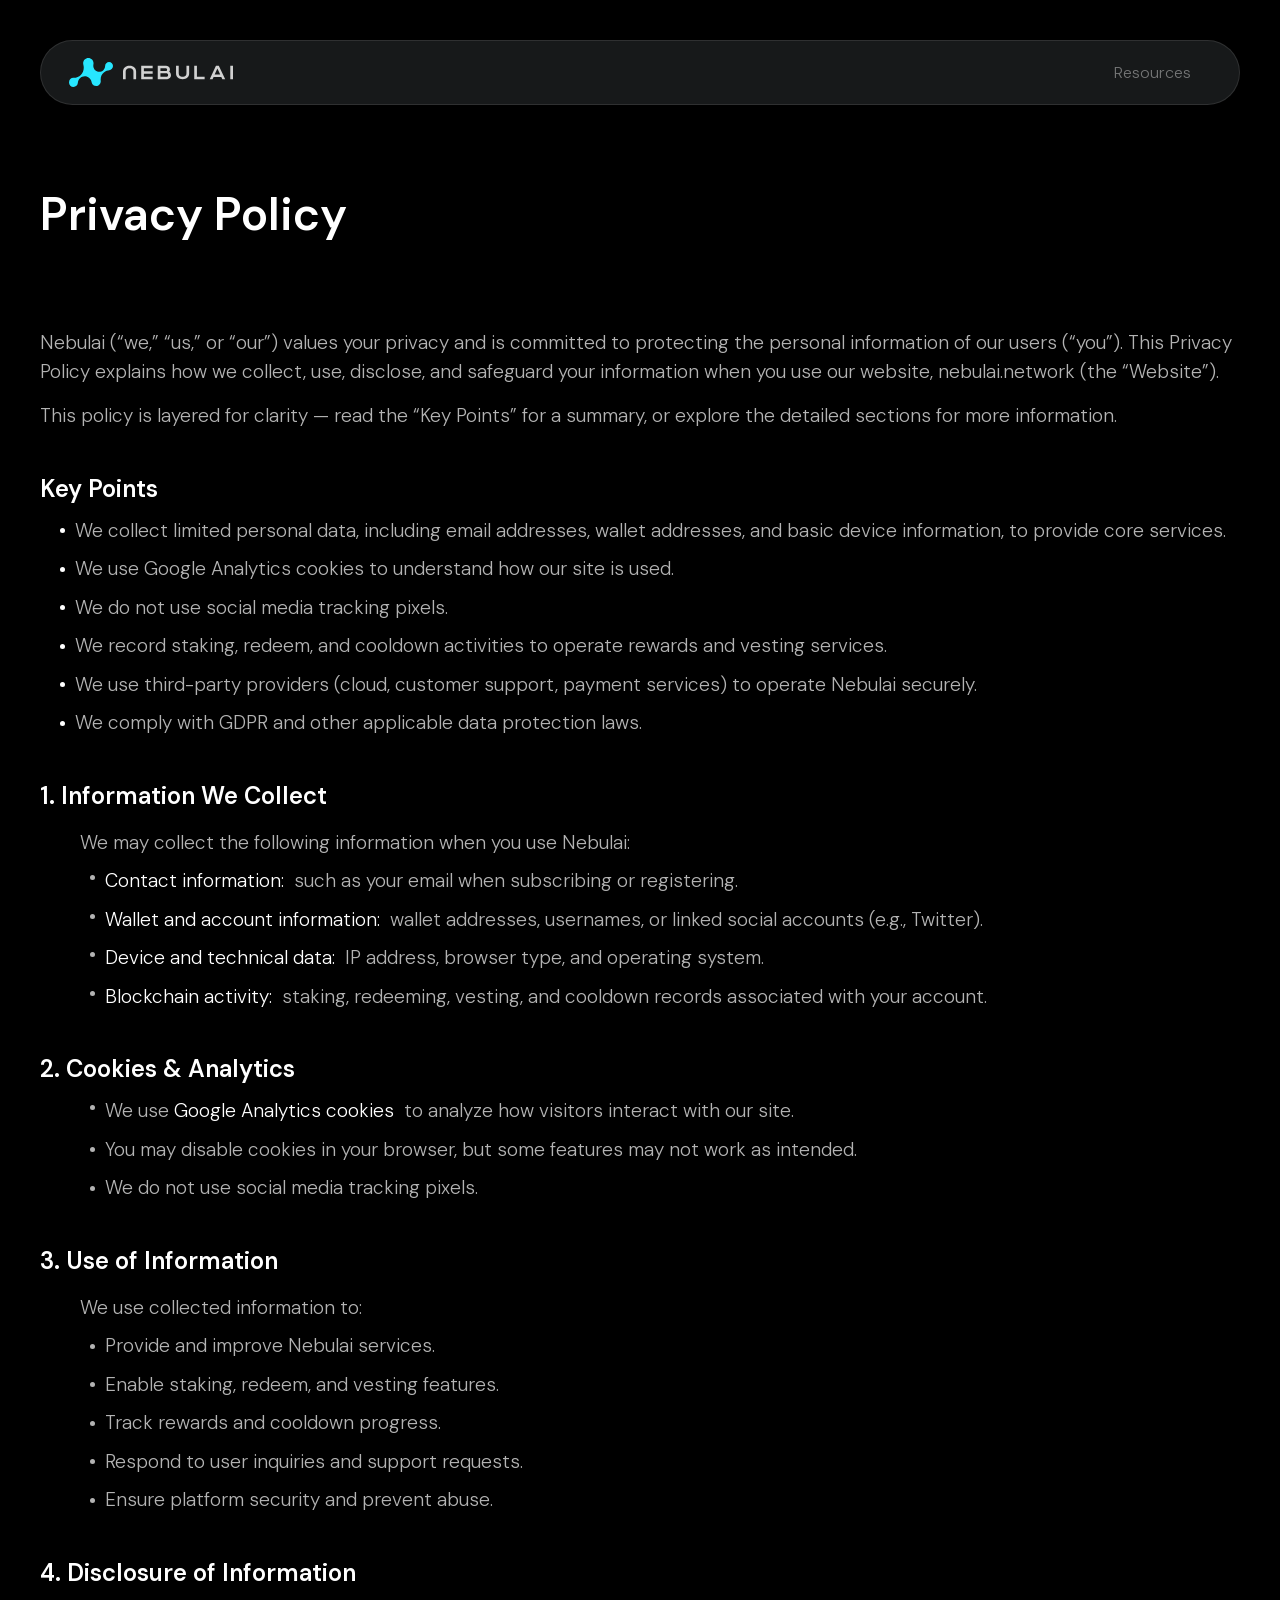
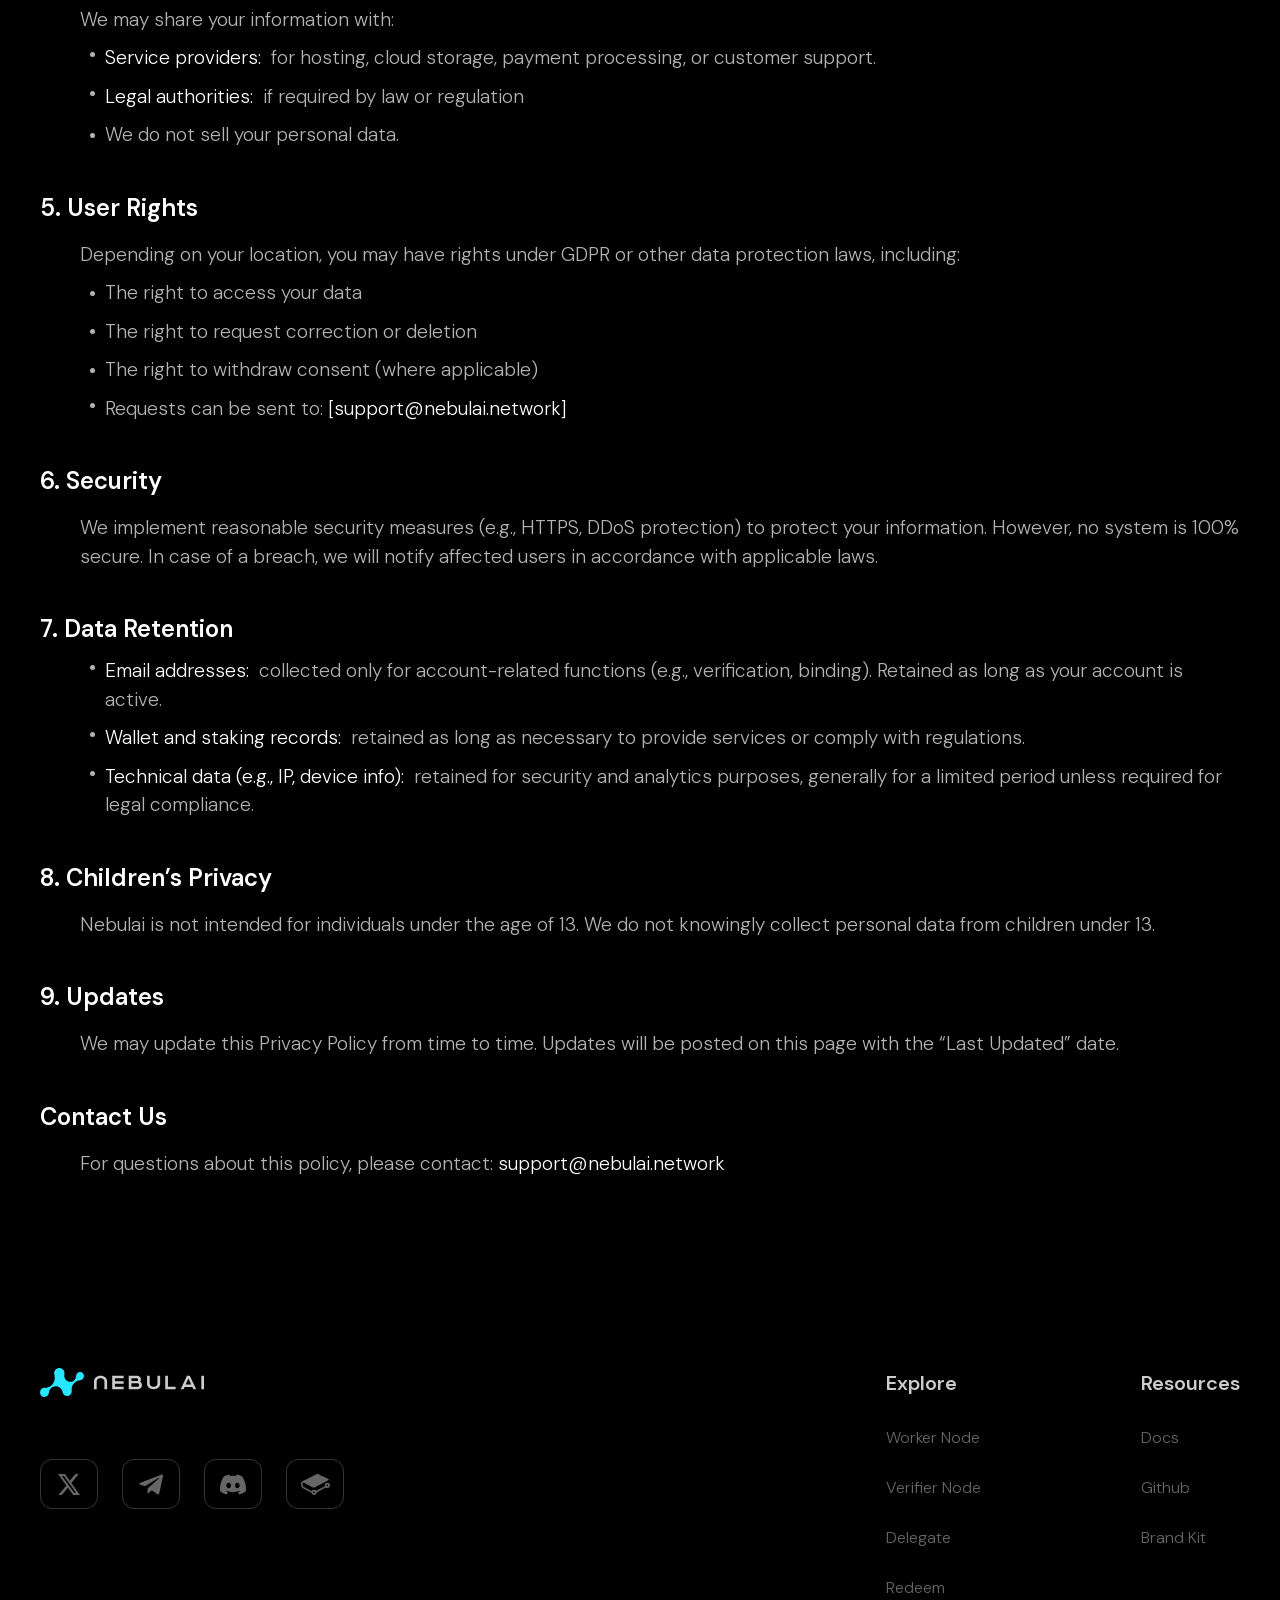
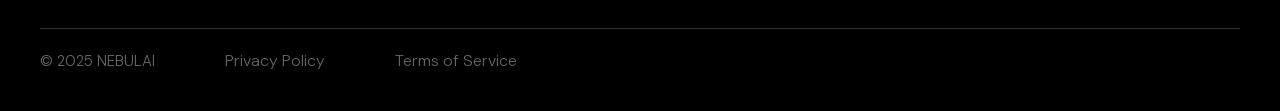
<file: privacy.html>
<!DOCTYPE html><html lang="en"><head><meta charSet="utf-8"/><meta name="viewport" content="width=device-width, initial-scale=1"/><link rel="preload" href="/_next/static/media/13971731025ec697-s.p.woff2" as="font" crossorigin="" type="font/woff2"/><link rel="preload" as="image" href="/common/mobile_menu.svg"/><link rel="preload" as="image" href="/home/logo.svg"/><link rel="stylesheet" href="/_next/static/css/32a5607262ab8a0e.css" data-precedence="next"/><link rel="stylesheet" href="/_next/static/css/e4657a36693aae8b.css" data-precedence="next"/><link rel="stylesheet" href="/_next/static/css/7c81f1e1351f6790.css" data-precedence="next"/><link rel="stylesheet" href="/_next/static/css/cf97a37c0c52896b.css" data-precedence="next"/><link rel="preload" as="script" fetchPriority="low" href="/_next/static/chunks/webpack-bab563a66c590f9e.js"/><script src="/_next/static/chunks/cf7e974d-713241b400e93284.js" async=""></script><script src="/_next/static/chunks/541-5600ee929d4531ee.js" async=""></script><script src="/_next/static/chunks/main-app-a96b1f5c15673255.js" async=""></script><script src="/_next/static/chunks/458-c8ca43c90dd92568.js" async=""></script><script src="/_next/static/chunks/456-59fbe59e98a3116b.js" async=""></script><script src="/_next/static/chunks/132-fb9f852f9d9946be.js" async=""></script><script src="/_next/static/chunks/app/layout-12e2c1059db114dd.js" async=""></script><script src="/_next/static/chunks/app/privacy/page-e0442f2351aec2b1.js" async=""></script><meta name="next-size-adjust" content=""/><title>Nebulai</title><meta name="description" content="Nebul Ai"/><link rel="icon" href="/favicon.ico" type="image/x-icon" sizes="256x256"/><script src="/_next/static/chunks/polyfills-42372ed130431b0a.js" noModule=""></script></head><body class="bg-black text-[16px] text-[#fff] flex flex-col font-normal dark __className_0d7163"><div class="lg:w-[1200px] lg:left-[50%] lg:translate-x-[-50%] lg:rounded-full lg:px-[28px] lg:border border-b-1 px-[12px] justify-between w-full border-[rgba(255,255,255,0.1)] duration-500 fixed z-[99] flex items-center h-[65px] bg-[#17191A] text-[rgba(255,255,255,0.4)] top-[0] lg:top-[40px]"><div class="lg:hidden"><img src="/common/mobile_menu.svg"/></div><a href="/" class="lg:static lg:translate-x-0 absolute left-[50%] translate-x-[-50%]"><img class="lg:w-[164px] w-[120px]" src="/home/logo.svg"/></a><ul class="lg:flex hidden"><li class="flex items-center px-[20px] "><button type="submit" tabindex="0" class="z-0 group relative inline-flex items-center justify-center box-border appearance-none select-none subpixel-antialiased overflow-hidden tap-highlight-transparent transform-gpu outline-none data-[focus-visible=true]:z-10 data-[focus-visible=true]:outline-2 data-[focus-visible=true]:outline-focus data-[focus-visible=true]:outline-offset-2 gap-2 [&amp;&gt;svg]:max-w-[theme(spacing.8)] !transition-none data-[pressed=true]:scale-100 bg-transparent data-[hover=true]:bg-default/40 text-[16px] min-w-[50px] h-[48px] whitespace-nowrap font-normal w-auto hover:text-[#fff] !bg-transparent p-0 rounded-none text-[rgba(255,255,255,0.4)]"><div class="duration-300  h-full  hover:translate-y-[-100%] "><div class="h-full flex items-center justify-start"><div class="z-10 aria-expanded:scale-[0.97] aria-expanded:opacity-70 subpixel-antialiased h-12 overflow-hidden group cursor-pointer text-[--common-white-four] hover:text-white" data-slot="trigger" aria-haspopup="true" aria-expanded="false" id="react-aria-:R2nrb:" type="button" tabindex="0"><div class="duration-300 group-hover:-translate-y-12"><div class="h-12 flex items-center justify-center">Resources</div><div class="h-12 flex items-center justify-center">Resources</div></div></div></div><div class="h-full flex items-center justify-start"><div class="z-10 aria-expanded:scale-[0.97] aria-expanded:opacity-70 subpixel-antialiased h-12 overflow-hidden group cursor-pointer text-[--common-white-four] hover:text-white" data-slot="trigger" aria-haspopup="true" aria-expanded="false" id="react-aria-:R37rb:" type="button" tabindex="0"><div class="duration-300 group-hover:-translate-y-12"><div class="h-12 flex items-center justify-center">Resources</div><div class="h-12 flex items-center justify-center">Resources</div></div></div></div></div></button></li></ul></div><div class="lg:w-[1200px] lg:px-[0px] lg:mt-[180px] mt-[100px] px-[12px] w-full mx-auto"><h2 class="lg:text-[46px] text-[24px] lg:mb-[80px]  mb-[40px]">Privacy Policy</h2><div class="lg:text-[19px] text-[16px] text-[rgba(255,255,255,0.7)] ">Nebulai (“we,” “us,” or “our”) values your privacy and is committed to protecting the personal information of our users (“you”). This Privacy Policy explains how we collect, use, disclose, and safeguard your information when you use our website, nebulai.network (the “Website”).</div><div class="lg:text-[19px] text-[16px] text-[rgba(255,255,255,0.7)] mt-[16px]">This policy is layered for clarity — read the “Key Points” for a summary, or explore the detailed sections for more information.</div><div class="mt-[40px]"><h3 class="lg:text-[24px] text-[20px]"> Key Points</h3><div class="lg:pl-[10px] pl-[10px]"><p class="lg:text-[19px] text-[16px] text-[rgba(255,255,255,0.7)] mt-[10px] flex items-center"><span class="size-[5px] flex-shrink-0 rounded-full bg-[rgba(255,255,255,1)] mx-[10px]"></span>We collect limited personal data, including email addresses, wallet addresses, and basic device information, to provide core services.</p><p class="lg:text-[19px] text-[16px] text-[rgba(255,255,255,0.7)] mt-[10px] flex items-center"><span class="size-[5px] flex-shrink-0 rounded-full bg-[rgba(255,255,255,1)] mx-[10px]"></span>We use Google Analytics cookies to understand how our site is used.</p><p class="lg:text-[19px] text-[16px] text-[rgba(255,255,255,0.7)] mt-[10px] flex items-center"><span class="size-[5px] flex-shrink-0 rounded-full bg-[rgba(255,255,255,1)] mx-[10px]"></span>We do not use social media tracking pixels.</p><p class="lg:text-[19px] text-[16px] text-[rgba(255,255,255,0.7)] mt-[10px] flex items-center"><span class="size-[5px] flex-shrink-0 rounded-full bg-[rgba(255,255,255,1)] mx-[10px]"></span>We record staking, redeem, and cooldown activities to operate rewards and vesting services.</p><p class="lg:text-[19px] text-[16px] text-[rgba(255,255,255,0.7)] mt-[10px] flex items-center"><span class="size-[5px] flex-shrink-0 rounded-full bg-[rgba(255,255,255,1)] mx-[10px]"></span>We use third-party providers (cloud, customer support, payment services) to operate Nebulai securely.</p><p class="lg:text-[19px] text-[16px] text-[rgba(255,255,255,0.7)] mt-[10px] flex items-center"><span class="size-[5px] flex-shrink-0 rounded-full bg-[rgba(255,255,255,1)] mx-[10px]"></span>We comply with GDPR and other applicable data protection laws.</p></div></div><div class="mt-[40px]"><h3 class="lg:text-[24px] text-[20px]">1. Information We Collect</h3><div class="lg:pl-[40px] pl-[20px]"><div class="text-[19px] mt-[15px]  text-[rgba(255,255,255,0.7)]">We may collect the following information when you use Nebulai:</div><p class="lg:text-[19px] text-[16px] text-[rgba(255,255,255,0.7)] mt-[10px] flex items-start"><span class="size-[5px] flex-shrink-0 rounded-full bg-[rgba(255,255,255,0.7)] mx-[10px] mt-[8px]"></span><div class="flex items-start"><div class="text-[rgba(255,255,255,0.7)]"><span class="text-[#ffffff] mr-[5px]">Contact information: </span>such as your email when subscribing or registering.</div></div></p><p class="lg:text-[19px] text-[16px] text-[rgba(255,255,255,0.7)] mt-[10px] flex items-start"><span class="size-[5px] flex-shrink-0 rounded-full bg-[rgba(255,255,255,0.7)] mx-[10px] mt-[8px]"></span><div class="flex items-start"><div class="text-[rgba(255,255,255,0.7)]"><span class="text-[#ffffff] mr-[5px]">Wallet and account information:  </span> wallet addresses, usernames, or linked social accounts (e.g., Twitter).</div></div></p><p class="lg:text-[19px] text-[16px] text-[rgba(255,255,255,0.7)] mt-[10px] flex items-start"><span class="size-[5px] flex-shrink-0 rounded-full bg-[rgba(255,255,255,0.7)] mx-[10px] mt-[8px]"></span><div class="flex items-start"><div class="text-[rgba(255,255,255,0.7)]"><span class="text-[#ffffff] mr-[5px]">Device and technical data: </span>IP address, browser type, and operating system.</div></div></p><p class="lg:text-[19px] text-[16px] text-[rgba(255,255,255,0.7)] mt-[10px] flex items-start"><span class="size-[5px] flex-shrink-0 rounded-full bg-[rgba(255,255,255,0.7)] mx-[10px] mt-[8px]"></span><div class="flex items-start"><div class="text-[rgba(255,255,255,0.7)]"><span class="text-[#ffffff] mr-[5px]">Blockchain activity: </span>staking, redeeming, vesting, and cooldown records associated with your account.</div></div></p></div></div><div class="mt-[40px]"><h3 class="lg:text-[24px] text-[20px]">2. Cookies &amp; Analytics</h3><div class="lg:pl-[40px] pl-[20px]"><p class="lg:text-[19px] text-[16px] text-[rgba(255,255,255,0.7)] mt-[10px] flex items-start"><span class="size-[5px] flex-shrink-0 rounded-full bg-[rgba(255,255,255,0.7)] mx-[10px] mt-[8px]"></span><div class="flex items-start"><div class="text-[rgba(255,255,255,0.7)]">We use   <span class="text-[#ffffff] mr-[5px]">Google Analytics cookies </span>  to analyze how visitors interact with our site.</div></div></p><p class="lg:text-[19px] text-[16px] text-[rgba(255,255,255,0.7)] mt-[10px] flex items-center"><span class="size-[5px] flex-shrink-0 rounded-full bg-[rgba(255,255,255,0.7)] mx-[10px]"></span>You may disable cookies in your browser, but some features may not work as intended.</p><p class="lg:text-[19px] text-[16px] text-[rgba(255,255,255,0.7)] mt-[10px] flex items-center"><span class="size-[5px] flex-shrink-0 rounded-full bg-[rgba(255,255,255,0.7)] mx-[10px]"></span>We do not use social media tracking pixels.</p></div></div><div class="mt-[40px]"><h3 class="lg:text-[24px] text-[20px]">3. Use of Information</h3><div class="lg:pl-[40px] pl-[20px]"><div class="text-[19px] mt-[15px]  text-[rgba(255,255,255,0.7)]">We use collected information to:</div><p class="lg:text-[19px] text-[16px] text-[rgba(255,255,255,0.7)] mt-[10px] flex items-center"><span class="size-[5px] flex-shrink-0 rounded-full bg-[rgba(255,255,255,0.7)] mx-[10px]"></span>Provide and improve Nebulai services.</p><p class="lg:text-[19px] text-[16px] text-[rgba(255,255,255,0.7)] mt-[10px] flex items-center"><span class="size-[5px] flex-shrink-0 rounded-full bg-[rgba(255,255,255,0.7)] mx-[10px]"></span>Enable staking, redeem, and vesting features.</p><p class="lg:text-[19px] text-[16px] text-[rgba(255,255,255,0.7)] mt-[10px] flex items-center"><span class="size-[5px] flex-shrink-0 rounded-full bg-[rgba(255,255,255,0.7)] mx-[10px]"></span>Track rewards and cooldown progress.</p><p class="lg:text-[19px] text-[16px] text-[rgba(255,255,255,0.7)] mt-[10px] flex items-center"><span class="size-[5px] flex-shrink-0 rounded-full bg-[rgba(255,255,255,0.7)] mx-[10px]"></span>Respond to user inquiries and support requests.</p><p class="lg:text-[19px] text-[16px] text-[rgba(255,255,255,0.7)] mt-[10px] flex items-center"><span class="size-[5px] flex-shrink-0 rounded-full bg-[rgba(255,255,255,0.7)] mx-[10px]"></span>Ensure platform security and prevent abuse.</p></div></div><div class="mt-[40px]"><h3 class="lg:text-[24px] text-[20px]">4. Disclosure of Information </h3><div class="lg:pl-[40px] pl-[20px]"><div class="text-[19px] mt-[15px]  text-[rgba(255,255,255,0.7)]">We may share your information with:</div><p class="lg:text-[19px] text-[16px] text-[rgba(255,255,255,0.7)] mt-[10px] flex items-start"><span class="size-[5px] flex-shrink-0 rounded-full bg-[rgba(255,255,255,0.7)] mx-[10px] mt-[8px]"></span><div class="flex items-start"><div class="text-[rgba(255,255,255,0.7)]"><span class="text-[#ffffff] mr-[5px]">Service providers: </span>for hosting, cloud storage, payment processing, or customer support.</div></div></p><p class="lg:text-[19px] text-[16px] text-[rgba(255,255,255,0.7)] mt-[10px] flex items-start"><span class="size-[5px] flex-shrink-0 rounded-full bg-[rgba(255,255,255,0.7)] mx-[10px] mt-[8px]"></span><div class="flex items-start"><div class="text-[rgba(255,255,255,0.7)]"><span class="text-[#ffffff] mr-[5px]">Legal authorities:  </span>if required by law or regulation</div></div></p><p class="lg:text-[19px] text-[16px] text-[rgba(255,255,255,0.7)] mt-[10px] flex items-center"><span class="size-[5px] flex-shrink-0 rounded-full bg-[rgba(255,255,255,0.7)] mx-[10px]"></span>We do not sell your personal data.</p></div></div><div class="mt-[40px]"><h3 class="lg:text-[24px] text-[20px]">5. User Rights</h3><div class="lg:pl-[40px] pl-[20px]"><div class="text-[19px] mt-[15px]  text-[rgba(255,255,255,0.7)]">Depending on your location, you may have rights under GDPR or other data protection laws, including:</div><p class="lg:text-[19px] text-[16px] text-[rgba(255,255,255,0.7)] mt-[10px] flex items-center"><span class="size-[5px] flex-shrink-0 rounded-full bg-[rgba(255,255,255,0.7)] mx-[10px]"></span>The right to access your data</p><p class="lg:text-[19px] text-[16px] text-[rgba(255,255,255,0.7)] mt-[10px] flex items-center"><span class="size-[5px] flex-shrink-0 rounded-full bg-[rgba(255,255,255,0.7)] mx-[10px]"></span>The right to request correction or deletion</p><p class="lg:text-[19px] text-[16px] text-[rgba(255,255,255,0.7)] mt-[10px] flex items-center"><span class="size-[5px] flex-shrink-0 rounded-full bg-[rgba(255,255,255,0.7)] mx-[10px]"></span>The right to withdraw consent (where applicable)</p><p class="lg:text-[19px] text-[16px] text-[rgba(255,255,255,0.7)] mt-[10px] flex items-start"><span class="size-[5px] flex-shrink-0 rounded-full bg-[rgba(255,255,255,0.7)] mx-[10px] mt-[8px]"></span><div class="flex items-start"><div class="text-[rgba(255,255,255,0.7)]">Requests can be sent to:   <span class="text-[#ffffff] mr-[5px]">[support@nebulai.network]   </span></div></div></p></div></div><div class="mt-[40px]"><h3 class="lg:text-[24px] text-[20px]">6. Security</h3><div class="lg:pl-[40px] pl-[20px]"><div class="text-[19px] mt-[15px]  text-[rgba(255,255,255,0.7)]">We implement reasonable security measures (e.g., HTTPS, DDoS protection) to protect your information. However, no system is 100% secure. In case of a breach, we will notify affected users in accordance with applicable laws.</div></div></div><div class="mt-[40px]"><h3 class="lg:text-[24px] text-[20px]">7. Data Retention</h3><div class="lg:pl-[40px] pl-[20px]"><p class="lg:text-[19px] text-[16px] text-[rgba(255,255,255,0.7)] mt-[10px] flex items-start"><span class="size-[5px] flex-shrink-0 rounded-full bg-[rgba(255,255,255,0.7)] mx-[10px] mt-[8px]"></span><div class="flex items-start"><div class="text-[rgba(255,255,255,0.7)]"><span class="text-[#ffffff] mr-[5px]">Email addresses:   </span>collected only for account-related functions (e.g., verification, binding). Retained as long as your account is active.</div></div></p><p class="lg:text-[19px] text-[16px] text-[rgba(255,255,255,0.7)] mt-[10px] flex items-start"><span class="size-[5px] flex-shrink-0 rounded-full bg-[rgba(255,255,255,0.7)] mx-[10px] mt-[8px]"></span><div class="flex items-start"><div class="text-[rgba(255,255,255,0.7)]"><span class="text-[#ffffff] mr-[5px]">Wallet and staking records:    </span>retained as long as necessary to provide services or comply with regulations.</div></div></p><p class="lg:text-[19px] text-[16px] text-[rgba(255,255,255,0.7)] mt-[10px] flex items-start"><span class="size-[5px] flex-shrink-0 rounded-full bg-[rgba(255,255,255,0.7)] mx-[10px] mt-[8px]"></span><div class="flex items-start"><div class="text-[rgba(255,255,255,0.7)]"><span class="text-[#ffffff] mr-[5px]"> Technical data (e.g., IP, device info):   </span>retained for security and analytics purposes, generally for a limited period unless required for legal compliance.</div></div></p></div></div><div class="mt-[40px]"><h3 class="lg:text-[24px] text-[20px]">8. Children’s Privacy</h3><div class="lg:pl-[40px] pl-[20px]"><div class="text-[19px] mt-[15px]  text-[rgba(255,255,255,0.7)]">Nebulai is not intended for individuals under the age of 13. We do not knowingly collect personal data from children under 13.</div></div></div><div class="mt-[40px]"><h3 class="lg:text-[24px] text-[20px]">9. Updates</h3><div class="lg:pl-[40px] pl-[20px]"><div class="text-[19px] mt-[15px]  text-[rgba(255,255,255,0.7)]">We may update this Privacy Policy from time to time. Updates will be posted on this page with the “Last Updated” date.</div></div></div><div class="mt-[40px] mb-[140px]"><h3 class="lg:text-[24px] text-[20px]">Contact Us</h3><div class="lg:pl-[40px] pl-[20px]"><div class="text-[19px] mt-[15px]  text-[rgba(255,255,255,0.7)]">For questions about this policy, please contact:<span class="text-[#ffffff] ml-[5px]">support@nebulai.network  </span></div></div></div></div><div class="xl:pb-[10px] pt-[50px] px-[12px] w-full bg-black z-80 sticky "><div class="xl:w-[1200px] xl:flex-row w-full mx-auto flex flex-col justify-between"><div class="w-full"><img src="/home/logo.svg"/><div class="flex mt-[62px]"><a href="https://x.com/NebulaiHQ" target="_blank" class="flex justify-center items-center border w-[58px] h-[50px] rounded-[12px] border-[rgba(255,255,255,0.2)] mr-[24px] text-[rgba(255,255,255,0.4)] hover:text-[rgba(255,255,255,0.8)] hover:bg-[rgba(255,255,255,0.2)]"><svg xmlns="http://www.w3.org/2000/svg" width="22" height="21" viewBox="0 0 22 21" fill="none"><path d="M17.3263 0H20.6998L13.3297 8.89539L22 21H15.2112L9.89403 13.6586L3.80995 21H0.434432L8.31743 11.4854L0 0H6.96111L11.7674 6.71031L17.3263 0ZM16.1423 18.8677H18.0116L5.94539 2.02031H3.93946L16.1423 18.8677Z" fill="currentColor"></path></svg></a><a href="https://t.me/Nebulai_HQ" target="_blank" class="flex justify-center items-center border w-[58px] h-[50px] rounded-[12px] border-[rgba(255,255,255,0.2)] mr-[24px] text-[rgba(255,255,255,0.4)] hover:text-[rgba(255,255,255,0.8)] hover:bg-[rgba(255,255,255,0.2)]"><svg xmlns="http://www.w3.org/2000/svg" width="24" height="21" viewBox="0 0 24 21" fill="none"><path d="M22.0517 0.72731L0.78878 8.88724C-0.0668674 9.26721 -0.356277 10.0282 0.581933 10.4412L6.03682 12.1664L19.2259 4.05455C19.946 3.54528 20.6833 3.68109 20.0489 4.24127L8.72124 14.4482L8.3654 18.7678C8.69499 19.4348 9.29847 19.4379 9.68339 19.1064L12.8174 16.1553L18.1848 20.1551C19.4314 20.8896 20.1097 20.4156 20.3779 19.0694L23.8985 2.47962C24.264 0.822542 23.6407 0.0924369 22.0517 0.72731Z" fill="currentColor"></path></svg></a><a href="https://discord.gg/kyVHRQSFyg" target="_blank" class="flex justify-center items-center border w-[58px] h-[50px] rounded-[12px] border-[rgba(255,255,255,0.2)] mr-[24px] text-[rgba(255,255,255,0.4)] hover:text-[rgba(255,255,255,0.8)] hover:bg-[rgba(255,255,255,0.2)]"><svg xmlns="http://www.w3.org/2000/svg" width="26" height="21" viewBox="0 0 26 21" fill="none"><path d="M22.044 2.18914C22.0367 2.175 22.0248 2.16392 22.0102 2.15789C20.3245 1.37702 18.5455 0.820203 16.7179 0.501366C16.7013 0.498249 16.6842 0.500498 16.6689 0.507791C16.6536 0.515084 16.641 0.527052 16.6329 0.541991C16.3907 0.985871 16.1708 1.44181 15.974 1.90807C14.004 1.60614 12.0001 1.60614 10.03 1.90807C9.832 1.44063 9.60858 0.984574 9.36078 0.541991C9.35228 0.527376 9.33962 0.515685 9.32444 0.508439C9.30927 0.501193 9.29228 0.498728 9.2757 0.501366C7.44791 0.819533 5.66886 1.37639 3.98336 2.15793C3.96893 2.16411 3.95676 2.17465 3.94851 2.18811C0.577833 7.27018 -0.345524 12.2273 0.107443 17.123C0.108718 17.135 0.112369 17.1466 0.11818 17.1572C0.123991 17.1677 0.131843 17.177 0.14127 17.1844C2.10399 18.6516 4.29931 19.7716 6.63355 20.4964C6.64999 20.5014 6.66755 20.5012 6.68386 20.4958C6.70016 20.4904 6.71444 20.4801 6.72478 20.4662C7.22612 19.7775 7.67035 19.0482 8.05295 18.2858C8.0582 18.2753 8.06121 18.2639 8.06175 18.2521C8.0623 18.2404 8.06038 18.2287 8.05613 18.2178C8.05187 18.2069 8.04537 18.197 8.03706 18.1888C8.02874 18.1806 8.0188 18.1743 8.00789 18.1703C7.30737 17.8996 6.62919 17.5734 5.97971 17.1947C5.96791 17.1877 5.958 17.1778 5.95085 17.1661C5.94371 17.1543 5.93955 17.1409 5.93874 17.1271C5.93793 17.1133 5.9405 17.0995 5.94622 17.087C5.95194 17.0744 5.96063 17.0635 5.97153 17.0551C6.1078 16.952 6.24417 16.8448 6.37431 16.7365C6.38587 16.7269 6.39986 16.7207 6.4147 16.7187C6.42954 16.7167 6.44465 16.7189 6.45832 16.7251C10.7134 18.6857 15.32 18.6857 19.5247 16.7251C19.5384 16.7185 19.5537 16.716 19.5687 16.7178C19.5838 16.7197 19.598 16.7258 19.6098 16.7355C19.7399 16.8438 19.8763 16.952 20.0136 17.0551C20.0245 17.0634 20.0333 17.0743 20.0391 17.0868C20.0449 17.0993 20.0476 17.113 20.0469 17.1268C20.0462 17.1406 20.0421 17.154 20.035 17.1659C20.028 17.1777 20.0181 17.1876 20.0064 17.1947C19.3584 17.5766 18.6796 17.9026 17.9772 18.1692C17.9663 18.1734 17.9564 18.1799 17.9482 18.1882C17.9399 18.1965 17.9335 18.2065 17.9293 18.2175C17.9251 18.2285 17.9233 18.2403 17.9239 18.2521C17.9246 18.2638 17.9277 18.2753 17.933 18.2858C18.322 19.044 18.7656 19.7724 19.2602 20.465C19.2702 20.4792 19.2844 20.4899 19.3008 20.4955C19.3172 20.5011 19.3349 20.5014 19.3514 20.4963C21.6898 19.7739 23.889 18.6538 25.8542 17.1844C25.8637 17.1774 25.8717 17.1683 25.8775 17.1579C25.8834 17.1475 25.8869 17.136 25.888 17.124C26.4303 11.4641 24.9801 6.54759 22.044 2.18914ZM8.6884 14.142C7.40732 14.142 6.35175 12.9551 6.35175 11.4974C6.35175 10.0397 7.38685 8.85273 8.6884 8.85273C10.0001 8.85273 11.0455 10.0501 11.025 11.4973C11.025 12.9551 9.98987 14.142 8.6884 14.142ZM17.3277 14.142C16.0466 14.142 14.9911 12.9551 14.9911 11.4974C14.9911 10.0397 16.0262 8.85273 17.3277 8.85273C18.6395 8.85273 19.6848 10.0501 19.6643 11.4973C19.6643 12.9551 18.6395 14.142 17.3277 14.142Z" fill="currentColor"></path></svg></a><a href="https://docs.nebulai.network/" target="_blank" class="flex justify-center items-center border w-[58px] h-[50px] rounded-[12px] border-[rgba(255,255,255,0.2)] mr-[24px] text-[rgba(255,255,255,0.4)] hover:text-[rgba(255,255,255,0.8)] hover:bg-[rgba(255,255,255,0.2)]"><svg xmlns="http://www.w3.org/2000/svg" width="29" height="21" viewBox="0 0 29 21" fill="none"><path d="M13.0522 17.5072C13.1637 17.5074 13.2741 17.5296 13.3771 17.5727C13.4802 17.6158 13.5737 17.6788 13.6525 17.7582C13.7312 17.8376 13.7937 17.9318 13.8362 18.0354C13.8788 18.1391 13.9006 18.2501 13.9004 18.3622C13.9003 18.4743 13.8781 18.5853 13.8353 18.6888C13.7925 18.7924 13.7298 18.8864 13.6508 18.9656C13.5718 19.0447 13.478 19.1075 13.3749 19.1502C13.2718 19.193 13.1613 19.2149 13.0497 19.2148C12.8245 19.2144 12.6085 19.1242 12.4494 18.9638C12.2904 18.8035 12.2012 18.5862 12.2015 18.3598C12.2018 18.1334 12.2916 17.9163 12.4511 17.7565C12.6107 17.5966 12.8269 17.5069 13.0522 17.5072ZM26.373 12.228C26.2615 12.228 26.151 12.2058 26.048 12.1628C25.945 12.1198 25.8514 12.0569 25.7725 11.9776C25.6937 11.8982 25.6312 11.8041 25.5886 11.7004C25.546 11.5968 25.5241 11.4858 25.5242 11.3737C25.5243 11.2616 25.5463 11.1506 25.5891 11.047C25.6318 10.9435 25.6945 10.8494 25.7734 10.7702C25.8523 10.6909 25.946 10.6281 26.0491 10.5853C26.1522 10.5425 26.2627 10.5205 26.3742 10.5205C26.5995 10.5207 26.8155 10.6108 26.9747 10.771C27.1339 10.9312 27.2233 11.1485 27.2231 11.3749C27.223 11.6013 27.1333 11.8184 26.9739 11.9784C26.8145 12.1384 26.5983 12.2282 26.373 12.228ZM26.373 8.7353C25.6765 8.73594 25.0087 9.01431 24.5162 9.50931C24.0237 10.0043 23.7467 10.6755 23.7461 11.3755C23.7461 11.6585 23.7932 11.9402 23.885 12.2147L15.2079 16.8575C14.9673 16.5064 14.6453 16.2194 14.2698 16.0211C13.8942 15.8229 13.4764 15.7194 13.0522 15.7196C12.0504 15.7196 11.1381 16.2964 10.6959 17.1964L2.90079 13.0648C2.07669 12.63 1.46043 11.2674 1.52568 10.0263C1.55952 9.37895 1.78186 8.87617 2.1214 8.68186C2.33649 8.56042 2.59508 8.57013 2.87058 8.71465L2.92133 8.74258C4.98762 9.83559 11.7471 13.4146 12.0323 13.5469C12.4709 13.7522 12.715 13.8348 13.4642 13.4777L27.4376 6.17403C27.643 6.0963 27.8823 5.89835 27.8823 5.59838C27.8823 5.18304 27.4545 5.01909 27.4533 5.01909C26.6582 4.63654 25.4366 4.0621 24.2451 3.50103C21.6979 2.30237 18.8112 0.944617 17.5436 0.276671C16.4488 -0.298977 15.568 0.186802 15.4109 0.283958L15.1064 0.435764C9.40052 3.2715 1.76373 7.07272 1.32872 7.33868C0.551753 7.81475 0.0696197 8.76323 0.00678539 9.94003C-0.0898828 11.8066 0.856257 13.7534 2.21082 14.4663L10.4542 18.7387C10.545 19.3663 10.8575 19.9401 11.3345 20.3553C11.8114 20.7705 12.4211 20.9993 13.0522 21C13.7413 20.9988 14.4025 20.7259 14.8935 20.2399C15.3845 19.7539 15.6662 19.0936 15.6779 18.4011L24.7575 13.4546C25.2166 13.8165 25.7882 14.0145 26.373 14.0145C27.0696 14.0139 27.7374 13.7355 28.2299 13.2405C28.7224 12.7455 28.9994 12.0743 29 11.3743C28.9994 10.6743 28.7224 10.0031 28.2299 9.50809C27.7374 9.01309 27.0696 8.73472 26.373 8.73408" fill="currentColor"></path></svg></a></div></div><ul class="xl:mt-0 mt-[70px] flex"><li class="xl:ml-[160px] flex-1 flex flex-col "><span class="block mb-[30px] font-bold text-[rgba(255,255,255,0.8)] text-[20px]">Explore</span><button type="submit" tabindex="0" class="z-0 group relative inline-flex items-center box-border appearance-none select-none subpixel-antialiased overflow-hidden tap-highlight-transparent transform-gpu outline-none data-[focus-visible=true]:z-10 data-[focus-visible=true]:outline-2 data-[focus-visible=true]:outline-focus data-[focus-visible=true]:outline-offset-2 gap-2 [&amp;&gt;svg]:max-w-[theme(spacing.8)] !transition-none data-[pressed=true]:scale-100 bg-transparent data-[hover=true]:bg-primary/20 text-[16px] min-w-[50px] whitespace-nowrap font-normal w-auto hover:text-[#fff] !bg-transparent p-0 rounded-none justify-start text-[rgba(255,255,255,0.4)] mb-[30px] h-[20px]"><div class="duration-300  h-full  hover:translate-y-[-100%] "><div class="h-full flex items-center justify-start">Worker Node</div><div class="h-full flex items-center justify-start">Worker Node</div></div></button><button type="submit" tabindex="0" class="z-0 group relative inline-flex items-center box-border appearance-none select-none subpixel-antialiased overflow-hidden tap-highlight-transparent transform-gpu outline-none data-[focus-visible=true]:z-10 data-[focus-visible=true]:outline-2 data-[focus-visible=true]:outline-focus data-[focus-visible=true]:outline-offset-2 gap-2 [&amp;&gt;svg]:max-w-[theme(spacing.8)] !transition-none data-[pressed=true]:scale-100 bg-transparent data-[hover=true]:bg-primary/20 text-[16px] min-w-[50px] whitespace-nowrap font-normal w-auto hover:text-[#fff] !bg-transparent p-0 rounded-none justify-start text-[rgba(255,255,255,0.4)] mb-[30px] h-[20px]"><div class="duration-300  h-full  hover:translate-y-[-100%] "><div class="h-full flex items-center justify-start">Verifier Node</div><div class="h-full flex items-center justify-start">Verifier Node</div></div></button><button type="submit" tabindex="0" class="z-0 group relative inline-flex items-center box-border appearance-none select-none subpixel-antialiased overflow-hidden tap-highlight-transparent transform-gpu outline-none data-[focus-visible=true]:z-10 data-[focus-visible=true]:outline-2 data-[focus-visible=true]:outline-focus data-[focus-visible=true]:outline-offset-2 gap-2 [&amp;&gt;svg]:max-w-[theme(spacing.8)] !transition-none data-[pressed=true]:scale-100 bg-transparent data-[hover=true]:bg-primary/20 text-[16px] min-w-[50px] whitespace-nowrap font-normal w-auto hover:text-[#fff] !bg-transparent p-0 rounded-none justify-start text-[rgba(255,255,255,0.4)] mb-[30px] h-[20px]"><div class="duration-300  h-full  hover:translate-y-[-100%] "><div class="h-full flex items-center justify-start">Delegate</div><div class="h-full flex items-center justify-start">Delegate</div></div></button><button type="submit" tabindex="0" class="z-0 group relative inline-flex items-center box-border appearance-none select-none subpixel-antialiased overflow-hidden tap-highlight-transparent transform-gpu outline-none data-[focus-visible=true]:z-10 data-[focus-visible=true]:outline-2 data-[focus-visible=true]:outline-focus data-[focus-visible=true]:outline-offset-2 gap-2 [&amp;&gt;svg]:max-w-[theme(spacing.8)] !transition-none data-[pressed=true]:scale-100 bg-transparent data-[hover=true]:bg-primary/20 text-[16px] min-w-[50px] whitespace-nowrap font-normal w-auto hover:text-[#fff] !bg-transparent p-0 rounded-none justify-start text-[rgba(255,255,255,0.4)] mb-[30px] h-[20px]"><div class="duration-300  h-full  hover:translate-y-[-100%] "><div class="h-full flex items-center justify-start">Redeem</div><div class="h-full flex items-center justify-start">Redeem</div></div></button></li><li class="xl:ml-[160px] flex-1 flex flex-col "><span class="block mb-[30px] font-bold text-[rgba(255,255,255,0.8)] text-[20px]">Resources</span><button type="submit" tabindex="0" class="z-0 group relative inline-flex items-center box-border appearance-none select-none subpixel-antialiased overflow-hidden tap-highlight-transparent transform-gpu outline-none data-[focus-visible=true]:z-10 data-[focus-visible=true]:outline-2 data-[focus-visible=true]:outline-focus data-[focus-visible=true]:outline-offset-2 gap-2 [&amp;&gt;svg]:max-w-[theme(spacing.8)] !transition-none data-[pressed=true]:scale-100 bg-transparent data-[hover=true]:bg-primary/20 text-[16px] min-w-[50px] whitespace-nowrap font-normal w-auto hover:text-[#fff] !bg-transparent p-0 rounded-none justify-start text-[rgba(255,255,255,0.4)] mb-[30px] h-[20px]"><div class="duration-300  h-full  hover:translate-y-[-100%] "><div class="h-full flex items-center justify-start">Docs</div><div class="h-full flex items-center justify-start">Docs</div></div></button><button type="submit" tabindex="0" class="z-0 group relative inline-flex items-center box-border appearance-none select-none subpixel-antialiased overflow-hidden tap-highlight-transparent transform-gpu outline-none data-[focus-visible=true]:z-10 data-[focus-visible=true]:outline-2 data-[focus-visible=true]:outline-focus data-[focus-visible=true]:outline-offset-2 gap-2 [&amp;&gt;svg]:max-w-[theme(spacing.8)] !transition-none data-[pressed=true]:scale-100 bg-transparent data-[hover=true]:bg-primary/20 text-[16px] min-w-[50px] whitespace-nowrap font-normal w-auto hover:text-[#fff] !bg-transparent p-0 rounded-none justify-start text-[rgba(255,255,255,0.4)] mb-[30px] h-[20px]"><div class="duration-300  h-full  hover:translate-y-[-100%] "><div class="h-full flex items-center justify-start">Github</div><div class="h-full flex items-center justify-start">Github</div></div></button><button type="submit" tabindex="0" class="z-0 group relative inline-flex items-center box-border appearance-none select-none subpixel-antialiased overflow-hidden tap-highlight-transparent transform-gpu outline-none data-[focus-visible=true]:z-10 data-[focus-visible=true]:outline-2 data-[focus-visible=true]:outline-focus data-[focus-visible=true]:outline-offset-2 gap-2 [&amp;&gt;svg]:max-w-[theme(spacing.8)] !transition-none data-[pressed=true]:scale-100 bg-transparent data-[hover=true]:bg-primary/20 text-[16px] min-w-[50px] whitespace-nowrap font-normal w-auto hover:text-[#fff] !bg-transparent p-0 rounded-none justify-start text-[rgba(255,255,255,0.4)] mb-[30px] h-[20px]"><div class="duration-300  h-full  hover:translate-y-[-100%] "><div class="h-full flex items-center justify-start">Brand Kit</div><div class="h-full flex items-center justify-start">Brand Kit</div></div></button></li></ul></div><div class="border-t border-t-[rgba(255,255,255,0.2)] lg:w-[1200px] mx-auto  "><div class="pt-[20px] flex item-center"><div class="lg:mr-[70px] mr-[20px] text-[14px] lg:text-[16px]"><span class="text-[rgba(255,255,255,0.4)] text-[15px]">© 2025 NEBULAI</span></div><div class="lg:mr-[70px] mr-[20px] text-[14px] lg:text-[16px]"><button type="submit" tabindex="0" class="z-0 group relative inline-flex items-center box-border appearance-none select-none subpixel-antialiased overflow-hidden tap-highlight-transparent transform-gpu outline-none data-[focus-visible=true]:z-10 data-[focus-visible=true]:outline-2 data-[focus-visible=true]:outline-focus data-[focus-visible=true]:outline-offset-2 gap-2 [&amp;&gt;svg]:max-w-[theme(spacing.8)] !transition-none data-[pressed=true]:scale-100 bg-transparent data-[hover=true]:bg-primary/20 min-w-[50px] whitespace-nowrap font-normal w-auto hover:text-[#fff] !bg-transparent p-0 rounded-none justify-start text-[rgba(255,255,255,0.4)] mb-[30px] h-[20px] text-[14px] lg:text-[16px]"><div class="duration-300  h-full  hover:translate-y-[-100%] "><div class="h-full flex items-center justify-start">Privacy Policy</div><div class="h-full flex items-center justify-start">Privacy Policy</div></div></button></div><div class="lg:mr-[70px] mr-[20px] text-[14px] lg:text-[16px]"><button type="submit" tabindex="0" class="z-0 group relative inline-flex items-center box-border appearance-none select-none subpixel-antialiased overflow-hidden tap-highlight-transparent transform-gpu outline-none data-[focus-visible=true]:z-10 data-[focus-visible=true]:outline-2 data-[focus-visible=true]:outline-focus data-[focus-visible=true]:outline-offset-2 gap-2 [&amp;&gt;svg]:max-w-[theme(spacing.8)] !transition-none data-[pressed=true]:scale-100 bg-transparent data-[hover=true]:bg-primary/20 min-w-[50px] whitespace-nowrap font-normal w-auto hover:text-[#fff] !bg-transparent p-0 rounded-none justify-start text-[rgba(255,255,255,0.4)] mb-[30px] h-[20px] text-[14px] lg:text-[16px]"><div class="duration-300  h-full  hover:translate-y-[-100%] "><div class="h-full flex items-center justify-start">Terms of Service</div><div class="h-full flex items-center justify-start">Terms of Service</div></div></button></div></div></div></div><script src="/_next/static/chunks/webpack-bab563a66c590f9e.js" async=""></script><script>(self.__next_f=self.__next_f||[]).push([0])</script><script>self.__next_f.push([1,"1:\"$Sreact.fragment\"\n2:I[6574,[\"458\",\"static/chunks/458-c8ca43c90dd92568.js\",\"456\",\"static/chunks/456-59fbe59e98a3116b.js\",\"132\",\"static/chunks/132-fb9f852f9d9946be.js\",\"177\",\"static/chunks/app/layout-12e2c1059db114dd.js\"],\"Animation\"]\n3:I[67639,[\"458\",\"static/chunks/458-c8ca43c90dd92568.js\",\"456\",\"static/chunks/456-59fbe59e98a3116b.js\",\"132\",\"static/chunks/132-fb9f852f9d9946be.js\",\"177\",\"static/chunks/app/layout-12e2c1059db114dd.js\"],\"Header\"]\n4:I[93528,[],\"\"]\n5:I[21454,[],\"\"]\n6:I[87777,[\"458\",\"static/chunks/458-c8ca43c90dd92568.js\",\"456\",\"static/chunks/456-59fbe59e98a3116b.js\",\"132\",\"static/chunks/132-fb9f852f9d9946be.js\",\"177\",\"static/chunks/app/layout-12e2c1059db114dd.js\"],\"Footer\"]\n7:I[87685,[],\"ClientPageRoot\"]\n8:I[86174,[\"877\",\"static/chunks/app/privacy/page-e0442f2351aec2b1.js\"],\"default\"]\nb:I[43225,[],\"OutletBoundary\"]\nd:I[43225,[],\"MetadataBoundary\"]\nf:I[43225,[],\"ViewportBoundary\"]\n11:I[1031,[],\"\"]\n:HL[\"/_next/static/media/13971731025ec697-s.p.woff2\",\"font\",{\"crossOrigin\":\"\",\"type\":\"font/woff2\"}]\n:HL[\"/_next/static/css/32a5607262ab8a0e.css\",\"style\"]\n:HL[\"/_next/static/css/e4657a36693aae8b.css\",\"style\"]\n:HL[\"/_next/static/css/7c81f1e1351f6790.css\",\"style\"]\n:HL[\"/_next/static/css/cf97a37c0c52896b.css\",\"style\"]\n"])</script><script>self.__next_f.push([1,"0:{\"P\":null,\"b\":\"EIqJyATzq1BlpMJl2eBeo\",\"p\":\"\",\"c\":[\"\",\"privacy\"],\"i\":false,\"f\":[[[\"\",{\"children\":[\"privacy\",{\"children\":[\"__PAGE__\",{}]}]},\"$undefined\",\"$undefined\",true],[\"\",[\"$\",\"$1\",\"c\",{\"children\":[[[\"$\",\"link\",\"0\",{\"rel\":\"stylesheet\",\"href\":\"/_next/static/css/32a5607262ab8a0e.css\",\"precedence\":\"next\",\"crossOrigin\":\"$undefined\",\"nonce\":\"$undefined\"}],[\"$\",\"link\",\"1\",{\"rel\":\"stylesheet\",\"href\":\"/_next/static/css/e4657a36693aae8b.css\",\"precedence\":\"next\",\"crossOrigin\":\"$undefined\",\"nonce\":\"$undefined\"}],[\"$\",\"link\",\"2\",{\"rel\":\"stylesheet\",\"href\":\"/_next/static/css/7c81f1e1351f6790.css\",\"precedence\":\"next\",\"crossOrigin\":\"$undefined\",\"nonce\":\"$undefined\"}],[\"$\",\"link\",\"3\",{\"rel\":\"stylesheet\",\"href\":\"/_next/static/css/cf97a37c0c52896b.css\",\"precedence\":\"next\",\"crossOrigin\":\"$undefined\",\"nonce\":\"$undefined\"}]],[\"$\",\"html\",null,{\"lang\":\"en\",\"children\":[\"$\",\"body\",null,{\"className\":\"bg-black text-[16px] text-[#fff] flex flex-col font-normal dark __className_0d7163\",\"children\":[\"$\",\"$L2\",null,{\"children\":[[\"$\",\"$L3\",null,{}],[\"$\",\"$L4\",null,{\"parallelRouterKey\":\"children\",\"segmentPath\":[\"children\"],\"error\":\"$undefined\",\"errorStyles\":\"$undefined\",\"errorScripts\":\"$undefined\",\"template\":[\"$\",\"$L5\",null,{}],\"templateStyles\":\"$undefined\",\"templateScripts\":\"$undefined\",\"notFound\":[[],[[\"$\",\"title\",null,{\"children\":\"404: This page could not be found.\"}],[\"$\",\"div\",null,{\"style\":{\"fontFamily\":\"system-ui,\\\"Segoe UI\\\",Roboto,Helvetica,Arial,sans-serif,\\\"Apple Color Emoji\\\",\\\"Segoe UI Emoji\\\"\",\"height\":\"100vh\",\"textAlign\":\"center\",\"display\":\"flex\",\"flexDirection\":\"column\",\"alignItems\":\"center\",\"justifyContent\":\"center\"},\"children\":[\"$\",\"div\",null,{\"children\":[[\"$\",\"style\",null,{\"dangerouslySetInnerHTML\":{\"__html\":\"body{color:#000;background:#fff;margin:0}.next-error-h1{border-right:1px solid rgba(0,0,0,.3)}@media (prefers-color-scheme:dark){body{color:#fff;background:#000}.next-error-h1{border-right:1px solid rgba(255,255,255,.3)}}\"}}],[\"$\",\"h1\",null,{\"className\":\"next-error-h1\",\"style\":{\"display\":\"inline-block\",\"margin\":\"0 20px 0 0\",\"padding\":\"0 23px 0 0\",\"fontSize\":24,\"fontWeight\":500,\"verticalAlign\":\"top\",\"lineHeight\":\"49px\"},\"children\":404}],[\"$\",\"div\",null,{\"style\":{\"display\":\"inline-block\"},\"children\":[\"$\",\"h2\",null,{\"style\":{\"fontSize\":14,\"fontWeight\":400,\"lineHeight\":\"49px\",\"margin\":0},\"children\":\"This page could not be found.\"}]}]]}]}]]],\"forbidden\":\"$undefined\",\"unauthorized\":\"$undefined\"}],[\"$\",\"$L6\",null,{}]]}]}]}]]}],{\"children\":[\"privacy\",[\"$\",\"$1\",\"c\",{\"children\":[null,[\"$\",\"$L4\",null,{\"parallelRouterKey\":\"children\",\"segmentPath\":[\"children\",\"privacy\",\"children\"],\"error\":\"$undefined\",\"errorStyles\":\"$undefined\",\"errorScripts\":\"$undefined\",\"template\":[\"$\",\"$L5\",null,{}],\"templateStyles\":\"$undefined\",\"templateScripts\":\"$undefined\",\"notFound\":\"$undefined\",\"forbidden\":\"$undefined\",\"unauthorized\":\"$undefined\"}]]}],{\"children\":[\"__PAGE__\",[\"$\",\"$1\",\"c\",{\"children\":[[\"$\",\"$L7\",null,{\"Component\":\"$8\",\"searchParams\":{},\"params\":{},\"promises\":[\"$@9\",\"$@a\"]}],null,[\"$\",\"$Lb\",null,{\"children\":\"$Lc\"}]]}],{},null,false]},null,false]},null,false],[\"$\",\"$1\",\"h\",{\"children\":[null,[\"$\",\"$1\",\"TGf1bMTmntlE2ucPfD7yf\",{\"children\":[[\"$\",\"$Ld\",null,{\"children\":\"$Le\"}],[\"$\",\"$Lf\",null,{\"children\":\"$L10\"}],[\"$\",\"meta\",null,{\"name\":\"next-size-adjust\",\"content\":\"\"}]]}]]}],false]],\"m\":\"$undefined\",\"G\":[\"$11\",\"$undefined\"],\"s\":false,\"S\":true}\n"])</script><script>self.__next_f.push([1,"9:{}\na:{}\n"])</script><script>self.__next_f.push([1,"10:[[\"$\",\"meta\",\"0\",{\"name\":\"viewport\",\"content\":\"width=device-width, initial-scale=1\"}]]\ne:[[\"$\",\"meta\",\"0\",{\"charSet\":\"utf-8\"}],[\"$\",\"title\",\"1\",{\"children\":\"Nebulai\"}],[\"$\",\"meta\",\"2\",{\"name\":\"description\",\"content\":\"Nebul Ai\"}],[\"$\",\"link\",\"3\",{\"rel\":\"icon\",\"href\":\"/favicon.ico\",\"type\":\"image/x-icon\",\"sizes\":\"256x256\"}]]\n"])</script><script>self.__next_f.push([1,"c:null\n"])</script></body></html>
</file>
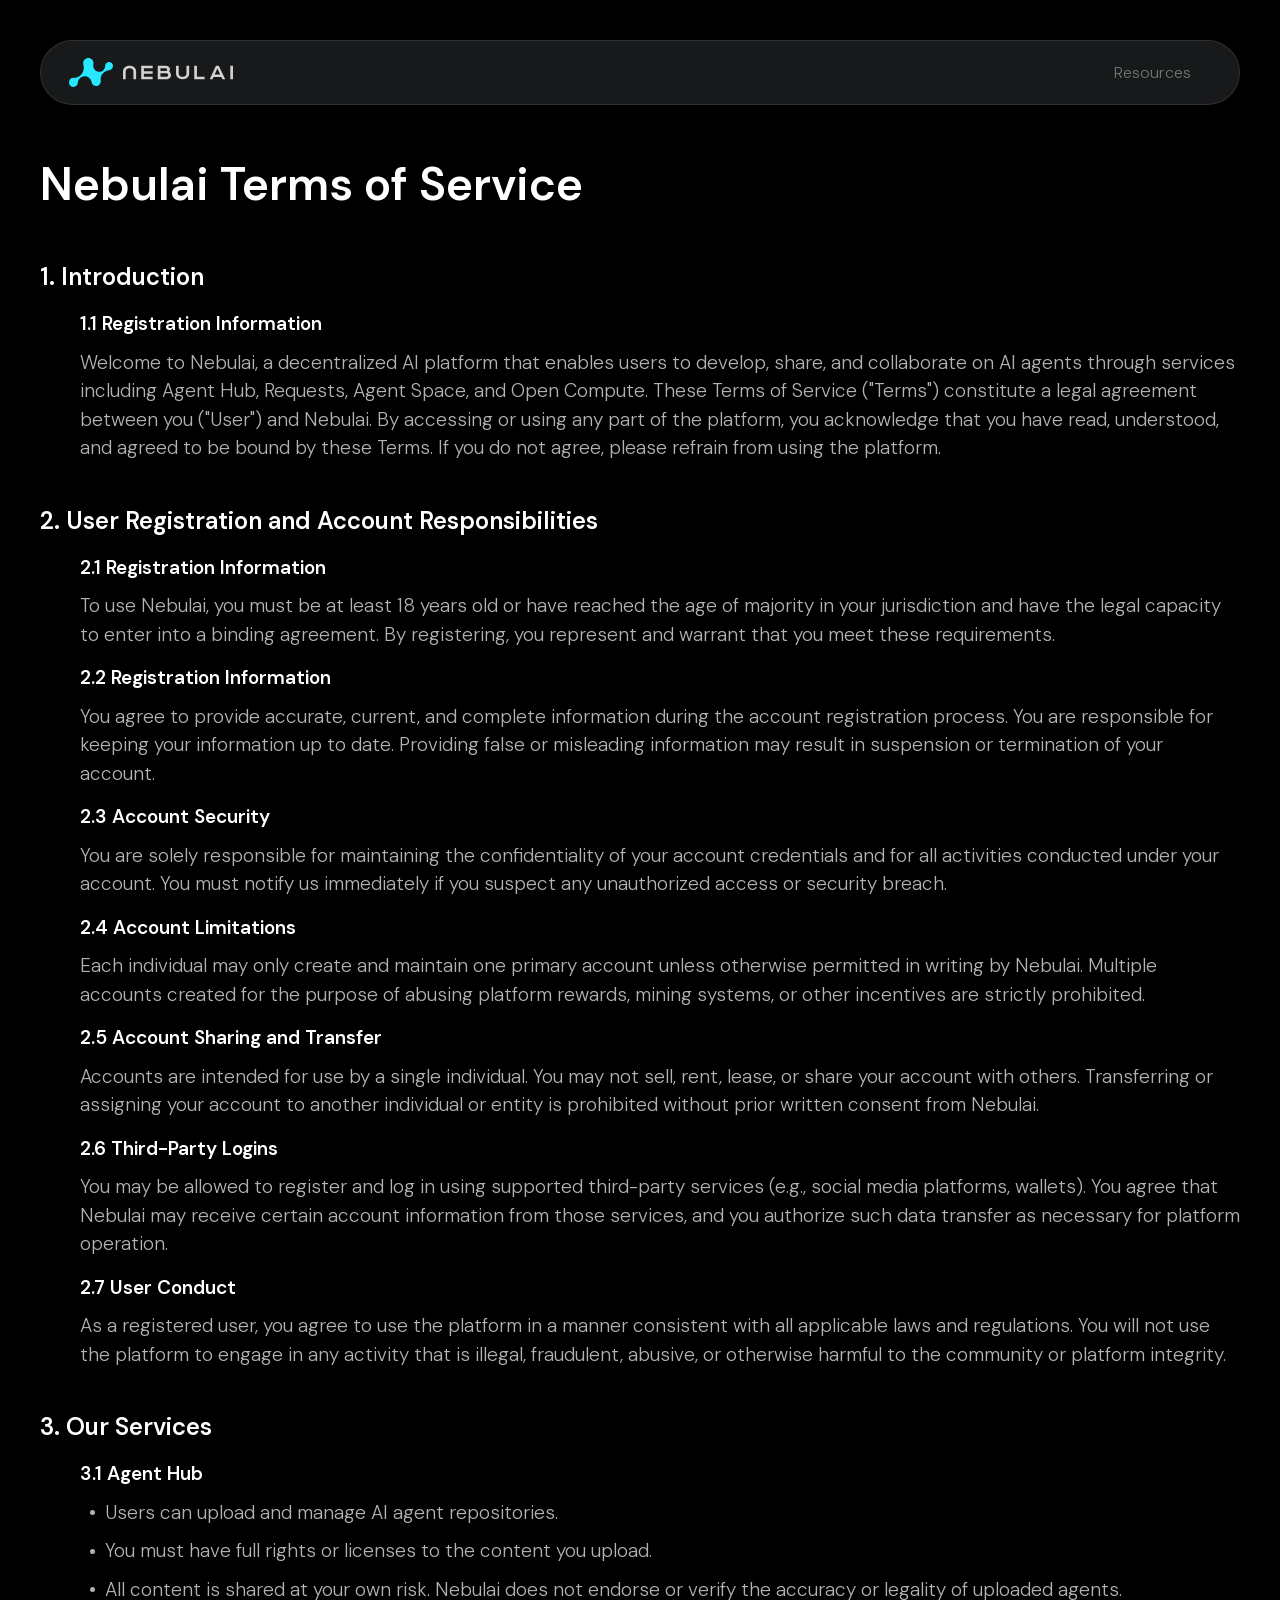
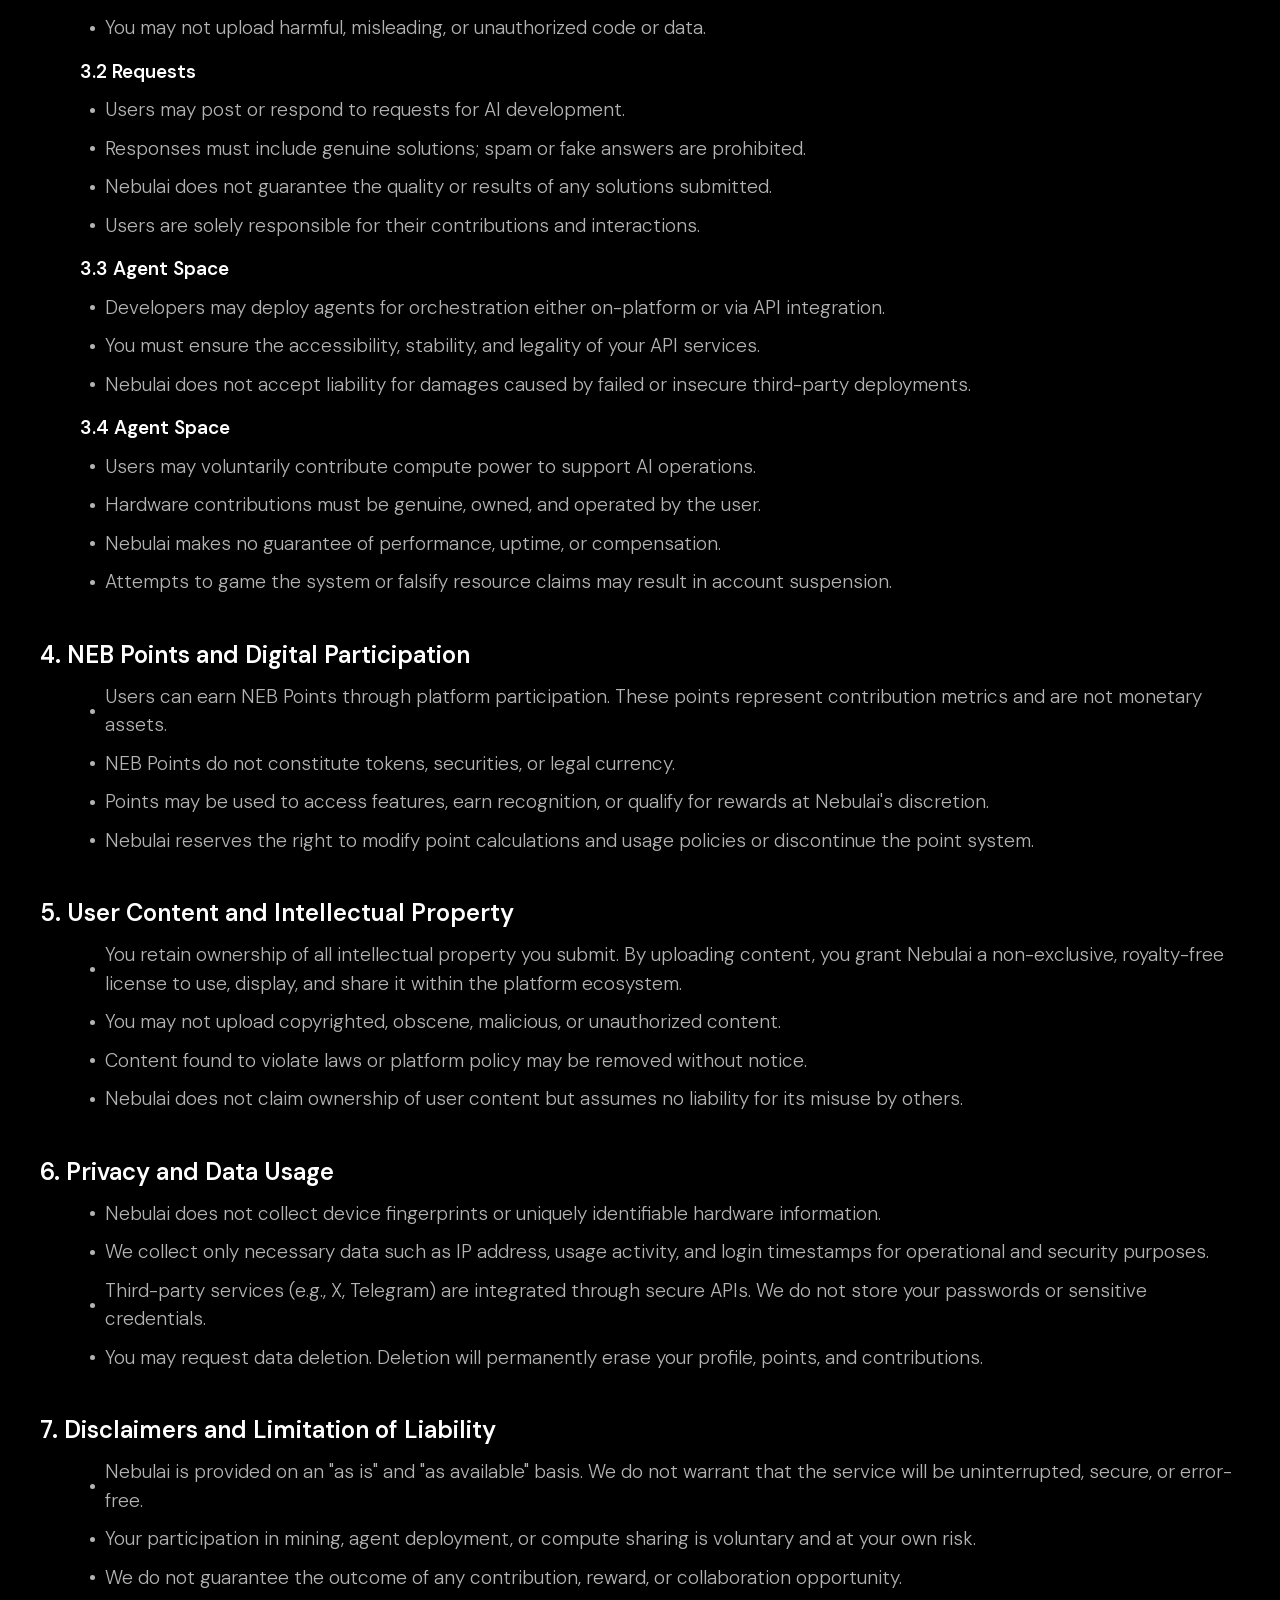
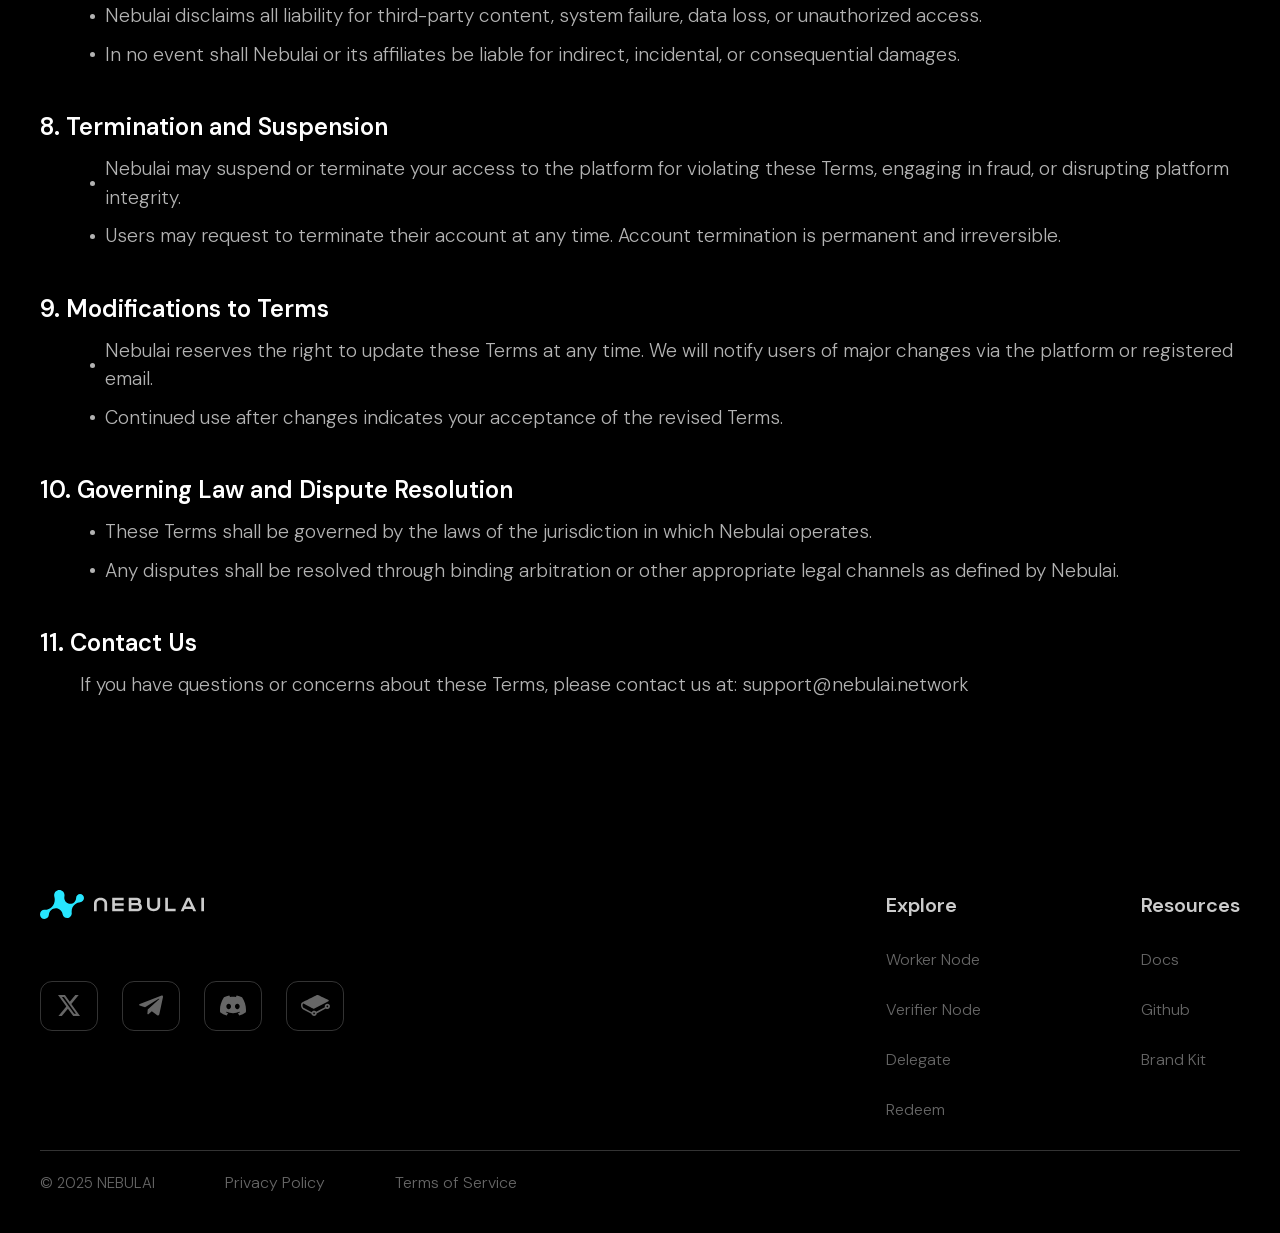
<file: terms.html>
<!DOCTYPE html><html lang="en"><head><meta charSet="utf-8"/><meta name="viewport" content="width=device-width, initial-scale=1"/><link rel="preload" href="/_next/static/media/13971731025ec697-s.p.woff2" as="font" crossorigin="" type="font/woff2"/><link rel="preload" as="image" href="/common/mobile_menu.svg"/><link rel="preload" as="image" href="/home/logo.svg"/><link rel="stylesheet" href="/_next/static/css/32a5607262ab8a0e.css" data-precedence="next"/><link rel="stylesheet" href="/_next/static/css/e4657a36693aae8b.css" data-precedence="next"/><link rel="stylesheet" href="/_next/static/css/7c81f1e1351f6790.css" data-precedence="next"/><link rel="stylesheet" href="/_next/static/css/cf97a37c0c52896b.css" data-precedence="next"/><link rel="preload" as="script" fetchPriority="low" href="/_next/static/chunks/webpack-bab563a66c590f9e.js"/><script src="/_next/static/chunks/cf7e974d-713241b400e93284.js" async=""></script><script src="/_next/static/chunks/541-5600ee929d4531ee.js" async=""></script><script src="/_next/static/chunks/main-app-a96b1f5c15673255.js" async=""></script><script src="/_next/static/chunks/458-c8ca43c90dd92568.js" async=""></script><script src="/_next/static/chunks/456-59fbe59e98a3116b.js" async=""></script><script src="/_next/static/chunks/132-fb9f852f9d9946be.js" async=""></script><script src="/_next/static/chunks/app/layout-12e2c1059db114dd.js" async=""></script><script src="/_next/static/chunks/app/terms/page-786f40edd0baa337.js" async=""></script><meta name="next-size-adjust" content=""/><title>Nebulai</title><meta name="description" content="Nebul Ai"/><link rel="icon" href="/favicon.ico" type="image/x-icon" sizes="256x256"/><script src="/_next/static/chunks/polyfills-42372ed130431b0a.js" noModule=""></script></head><body class="bg-black text-[16px] text-[#fff] flex flex-col font-normal dark __className_0d7163"><div class="lg:w-[1200px] lg:left-[50%] lg:translate-x-[-50%] lg:rounded-full lg:px-[28px] lg:border border-b-1 px-[12px] justify-between w-full border-[rgba(255,255,255,0.1)] duration-500 fixed z-[99] flex items-center h-[65px] bg-[#17191A] text-[rgba(255,255,255,0.4)] top-[0] lg:top-[40px]"><div class="lg:hidden"><img src="/common/mobile_menu.svg"/></div><a href="/" class="lg:static lg:translate-x-0 absolute left-[50%] translate-x-[-50%]"><img class="lg:w-[164px] w-[120px]" src="/home/logo.svg"/></a><ul class="lg:flex hidden"><li class="flex items-center px-[20px] "><button type="submit" tabindex="0" class="z-0 group relative inline-flex items-center justify-center box-border appearance-none select-none subpixel-antialiased overflow-hidden tap-highlight-transparent transform-gpu outline-none data-[focus-visible=true]:z-10 data-[focus-visible=true]:outline-2 data-[focus-visible=true]:outline-focus data-[focus-visible=true]:outline-offset-2 gap-2 [&amp;&gt;svg]:max-w-[theme(spacing.8)] !transition-none data-[pressed=true]:scale-100 bg-transparent data-[hover=true]:bg-default/40 text-[16px] min-w-[50px] h-[48px] whitespace-nowrap font-normal w-auto hover:text-[#fff] !bg-transparent p-0 rounded-none text-[rgba(255,255,255,0.4)]"><div class="duration-300  h-full  hover:translate-y-[-100%] "><div class="h-full flex items-center justify-start"><div class="z-10 aria-expanded:scale-[0.97] aria-expanded:opacity-70 subpixel-antialiased h-12 overflow-hidden group cursor-pointer text-[--common-white-four] hover:text-white" data-slot="trigger" aria-haspopup="true" aria-expanded="false" id="react-aria-:R2nrb:" type="button" tabindex="0"><div class="duration-300 group-hover:-translate-y-12"><div class="h-12 flex items-center justify-center">Resources</div><div class="h-12 flex items-center justify-center">Resources</div></div></div></div><div class="h-full flex items-center justify-start"><div class="z-10 aria-expanded:scale-[0.97] aria-expanded:opacity-70 subpixel-antialiased h-12 overflow-hidden group cursor-pointer text-[--common-white-four] hover:text-white" data-slot="trigger" aria-haspopup="true" aria-expanded="false" id="react-aria-:R37rb:" type="button" tabindex="0"><div class="duration-300 group-hover:-translate-y-12"><div class="h-12 flex items-center justify-center">Resources</div><div class="h-12 flex items-center justify-center">Resources</div></div></div></div></div></button></li></ul></div><div class="lg:w-[1200px] lg:px-[0px] lg:mt-[150px] mt-[100px] px-[12px] w-full mx-auto"><h2 class="lg:text-[46px] text-[24px]">Nebulai Terms of Service</h2><div class="mt-[40px]"><h3 class="lg:text-[24px] text-[20px]">1. Introduction</h3><div class="lg:pl-[40px] pl-[20px]"><h4 class="lg:text-[19px] text-[16px] mt-[15px]">1.1 Registration Information</h4><p class="lg:text-[19px] text-[16px] text-[rgba(255,255,255,0.7)] mt-[10px]">Welcome to Nebulai, a decentralized AI platform that enables users to develop, share, and collaborate on AI agents through services including Agent Hub, Requests, Agent Space, and Open Compute. These Terms of Service (&quot;Terms&quot;) constitute a legal agreement between you (&quot;User&quot;) and Nebulai. By accessing or using any part of the platform, you acknowledge that you have read, understood, and agreed to be bound by these Terms. If you do not agree, please refrain from using the platform.</p></div></div><div class="mt-[40px]"><h3 class="lg:text-[24px] text-[20px]">2. User Registration and Account Responsibilities</h3><div class="lg:pl-[40px] pl-[20px]"><h4 class="lg:text-[19px] text-[16px] mt-[15px]">2.1 Registration Information</h4><p class="lg:text-[19px] text-[16px] text-[rgba(255,255,255,0.7)] mt-[10px]">To use Nebulai, you must be at least 18 years old or have reached the age of majority in your jurisdiction and have the legal capacity to enter into a binding agreement. By registering, you represent and warrant that you meet these requirements.</p><h4 class="lg:text-[19px] text-[16px] mt-[15px]">2.2 Registration Information</h4><p class="lg:text-[19px] text-[16px] text-[rgba(255,255,255,0.7)] mt-[10px]">You agree to provide accurate, current, and complete information during the account registration process. You are responsible for keeping your information up to date. Providing false or misleading information may result in suspension or termination of your account.</p><h4 class="lg:text-[19px] text-[16px]] mt-[15px]">2.3 Account Security</h4><p class="lg:text-[19px] text-[16px] text-[rgba(255,255,255,0.7)] mt-[10px]">You are solely responsible for maintaining the confidentiality of your account credentials and for all activities conducted under your account. You must notify us immediately if you suspect any unauthorized access or security breach.</p><h4 class="lg:text-[19px] text-[16px] mt-[15px]">2.4 Account Limitations</h4><p class="lg:text-[19px] text-[16px] text-[rgba(255,255,255,0.7)] mt-[10px]">Each individual may only create and maintain one primary account unless otherwise permitted in writing by Nebulai. Multiple accounts created for the purpose of abusing platform rewards, mining systems, or other incentives are strictly prohibited.</p><h4 class="lg:text-[19px] text-[16px] mt-[15px]">2.5 Account Sharing and Transfer</h4><p class="lg:text-[19px] text-[16px] text-[rgba(255,255,255,0.7)] mt-[10px]">Accounts are intended for use by a single individual. You may not sell, rent, lease, or share your account with others. Transferring or assigning your account to another individual or entity is prohibited without prior written consent from Nebulai.</p><h4 class="lg:text-[19px] text-[16px] mt-[15px]">2.6 Third-Party Logins</h4><p class="lg:text-[19px] text-[16px] text-[rgba(255,255,255,0.7)] mt-[10px]">You may be allowed to register and log in using supported third-party services (e.g., social media platforms, wallets). You agree that Nebulai may receive certain account information from those services, and you authorize such data transfer as necessary for platform operation.</p><h4 class="lg:text-[19px] text-[16px] mt-[15px]">2.7 User Conduct</h4><p class="lg:text-[19px] text-[16px] text-[rgba(255,255,255,0.7)] mt-[10px]">As a registered user, you agree to use the platform in a manner consistent with all applicable laws and regulations. You will not use the platform to engage in any activity that is illegal, fraudulent, abusive, or otherwise harmful to the community or platform integrity.</p></div></div><div class="mt-[40px]"><h3 class="lg:text-[24px] text-[20px]">3. Our Services</h3><div class="lg:pl-[40px] pl-[20px]"><h4 class="lg:text-[19px] text-[16px] mt-[15px]">3.1 Agent Hub</h4><p class="lg:text-[19px] text-[16px] text-[rgba(255,255,255,0.7)] mt-[10px] flex items-center"><span class="size-[5px] flex-shrink-0 rounded-full bg-[rgba(255,255,255,0.7)] mx-[10px]"></span>Users can upload and manage AI agent repositories.</p><p class="lg:text-[19px] text-[16px] text-[rgba(255,255,255,0.7)] mt-[10px] flex items-center"><span class="size-[5px] flex-shrink-0 rounded-full bg-[rgba(255,255,255,0.7)] mx-[10px]"></span>You must have full rights or licenses to the content you upload.</p><p class="lg:text-[19px] text-[16px] text-[rgba(255,255,255,0.7)] mt-[10px] flex items-center"><span class="size-[5px] flex-shrink-0 rounded-full bg-[rgba(255,255,255,0.7)] mx-[10px]"></span>All content is shared at your own risk. Nebulai does not endorse or verify the accuracy or legality of uploaded agents.</p><p class="lg:text-[19px] text-[16px] text-[rgba(255,255,255,0.7)] mt-[10px] flex items-center"><span class="size-[5px] flex-shrink-0 rounded-full bg-[rgba(255,255,255,0.7)] mx-[10px]"></span>You may not upload harmful, misleading, or unauthorized code or data.</p></div><div class="lg:pl-[40px] pl-[20px]"><h4 class="lg:text-[19px] text-[16px] mt-[15px]">3.2 Requests</h4><p class="lg:text-[19px] text-[16px] text-[rgba(255,255,255,0.7)] mt-[10px] flex items-center"><span class="size-[5px] flex-shrink-0 rounded-full bg-[rgba(255,255,255,0.7)] mx-[10px]"></span>Users may post or respond to requests for AI development.</p><p class="lg:text-[19px] text-[16px] text-[rgba(255,255,255,0.7)] mt-[10px] flex items-center"><span class="size-[5px] flex-shrink-0 rounded-full bg-[rgba(255,255,255,0.7)] mx-[10px]"></span>Responses must include genuine solutions; spam or fake answers are prohibited.</p><p class="lg:text-[19px] text-[16px] text-[rgba(255,255,255,0.7)] mt-[10px] flex items-center"><span class="size-[5px] flex-shrink-0 rounded-full bg-[rgba(255,255,255,0.7)] mx-[10px]"></span>Nebulai does not guarantee the quality or results of any solutions submitted.</p><p class="lg:text-[19px] text-[16px] text-[rgba(255,255,255,0.7)] mt-[10px] flex items-center"><span class="size-[5px] flex-shrink-0 rounded-full bg-[rgba(255,255,255,0.7)] mx-[10px]"></span>Users are solely responsible for their contributions and interactions.</p></div><div class="lg:pl-[40px] pl-[20px]"><h4 class="lg:text-[19px] text-[16px] mt-[15px]">3.3 Agent Space</h4><p class="lg:text-[19px] text-[16px] text-[rgba(255,255,255,0.7)] mt-[10px] flex items-center"><span class="size-[5px] flex-shrink-0 rounded-full bg-[rgba(255,255,255,0.7)] mx-[10px]"></span>Developers may deploy agents for orchestration either on-platform or via API integration.</p><p class="lg:text-[19px] text-[16px] text-[rgba(255,255,255,0.7)] mt-[10px] flex items-center"><span class="size-[5px] flex-shrink-0 rounded-full bg-[rgba(255,255,255,0.7)] mx-[10px]"></span>You must ensure the accessibility, stability, and legality of your API services.</p><p class="lg:text-[19px] text-[16px] text-[rgba(255,255,255,0.7)] mt-[10px] flex items-center"><span class="size-[5px] flex-shrink-0 rounded-full bg-[rgba(255,255,255,0.7)] mx-[10px]"></span>Nebulai does not accept liability for damages caused by failed or insecure third-party deployments.</p></div><div class="lg:pl-[40px] pl-[20px]"><h4 class="lg:text-[19px] text-[16px] mt-[15px]">3.4 Agent Space</h4><p class="lg:text-[19px] text-[16px] text-[rgba(255,255,255,0.7)] mt-[10px] flex items-center"><span class="size-[5px] flex-shrink-0 rounded-full bg-[rgba(255,255,255,0.7)] mx-[10px]"></span>Users may voluntarily contribute compute power to support AI operations.</p><p class="lg:text-[19px] text-[16px] text-[rgba(255,255,255,0.7)] mt-[10px] flex items-center"><span class="size-[5px] flex-shrink-0 rounded-full bg-[rgba(255,255,255,0.7)] mx-[10px]"></span>Hardware contributions must be genuine, owned, and operated by the user.</p><p class="lg:text-[19px] text-[16px] text-[rgba(255,255,255,0.7)] mt-[10px] flex items-center"><span class="size-[5px] flex-shrink-0 rounded-full bg-[rgba(255,255,255,0.7)] mx-[10px]"></span>Nebulai makes no guarantee of performance, uptime, or compensation.</p><p class="lg:text-[19px] text-[16px] text-[rgba(255,255,255,0.7)] mt-[10px] flex items-center"><span class="size-[5px] flex-shrink-0 rounded-full bg-[rgba(255,255,255,0.7)] mx-[10px]"></span>Attempts to game the system or falsify resource claims may result in account suspension.</p></div></div><div class="mt-[40px]"><h3 class="lg:text-[24px] text-[20px]">4. NEB Points and Digital Participation</h3><div class="lg:pl-[40px] pl-[20px]"><p class="lg:text-[19px] text-[16px] text-[rgba(255,255,255,0.7)] mt-[10px] flex items-center"><span class="size-[5px] flex-shrink-0 rounded-full bg-[rgba(255,255,255,0.7)] mx-[10px]"></span>Users can earn NEB Points through platform participation. These points represent contribution metrics and are not monetary assets.</p><p class="lg:text-[19px] text-[16px] text-[rgba(255,255,255,0.7)] mt-[10px] flex items-center"><span class="size-[5px] flex-shrink-0 rounded-full bg-[rgba(255,255,255,0.7)] mx-[10px]"></span>NEB Points do not constitute tokens, securities, or legal currency.</p><p class="lg:text-[19px] text-[16px] text-[rgba(255,255,255,0.7)] mt-[10px] flex items-center"><span class="size-[5px] flex-shrink-0 rounded-full bg-[rgba(255,255,255,0.7)] mx-[10px]"></span>Points may be used to access features, earn recognition, or qualify for rewards at Nebulai&#x27;s discretion.</p><p class="lg:text-[19px] text-[16px] text-[rgba(255,255,255,0.7)] mt-[10px] flex items-center"><span class="size-[5px] flex-shrink-0 rounded-full bg-[rgba(255,255,255,0.7)] mx-[10px]"></span>Nebulai reserves the right to modify point calculations and usage policies or discontinue the point system.</p></div></div><div class="mt-[40px]"><h3 class="lg:text-[24px] text-[20px]">5. User Content and Intellectual Property</h3><div class="lg:pl-[40px] pl-[20px]"><p class="lg:text-[19px] text-[16px] text-[rgba(255,255,255,0.7)] mt-[10px] flex items-center"><span class="size-[5px] flex-shrink-0 rounded-full bg-[rgba(255,255,255,0.7)] mx-[10px]"></span>You retain ownership of all intellectual property you submit. By uploading content, you grant Nebulai a non-exclusive, royalty-free license to use, display, and share it within the platform ecosystem.</p><p class="lg:text-[19px] text-[16px] text-[rgba(255,255,255,0.7)] mt-[10px] flex items-center"><span class="size-[5px] flex-shrink-0 rounded-full bg-[rgba(255,255,255,0.7)] mx-[10px]"></span>You may not upload copyrighted, obscene, malicious, or unauthorized content.</p><p class="lg:text-[19px] text-[16px] text-[rgba(255,255,255,0.7)] mt-[10px] flex items-center"><span class="size-[5px] flex-shrink-0 rounded-full bg-[rgba(255,255,255,0.7)] mx-[10px]"></span>Content found to violate laws or platform policy may be removed without notice.</p><p class="lg:text-[19px] text-[16px] text-[rgba(255,255,255,0.7)] mt-[10px] flex items-center"><span class="size-[5px] flex-shrink-0 rounded-full bg-[rgba(255,255,255,0.7)] mx-[10px]"></span>Nebulai does not claim ownership of user content but assumes no liability for its misuse by others.</p></div></div><div class="mt-[40px]"><h3 class="lg:text-[24px] text-[20px]">6. Privacy and Data Usage</h3><div class="lg:pl-[40px] pl-[20px]"><p class="lg:text-[19px] text-[16px] text-[rgba(255,255,255,0.7)] mt-[10px] flex items-center"><span class="size-[5px] flex-shrink-0 rounded-full bg-[rgba(255,255,255,0.7)] mx-[10px]"></span>Nebulai does not collect device fingerprints or uniquely identifiable hardware information.</p><p class="lg:text-[19px] text-[16px] text-[rgba(255,255,255,0.7)] mt-[10px] flex items-center"><span class="size-[5px] flex-shrink-0 rounded-full bg-[rgba(255,255,255,0.7)] mx-[10px]"></span>We collect only necessary data such as IP address, usage activity, and login timestamps for operational and security purposes.</p><p class="lg:text-[19px] text-[16px] text-[rgba(255,255,255,0.7)] mt-[10px] flex items-center"><span class="size-[5px] flex-shrink-0 rounded-full bg-[rgba(255,255,255,0.7)] mx-[10px]"></span>Third-party services (e.g., X, Telegram) are integrated through secure APIs. We do not store your passwords or sensitive credentials.</p><p class="lg:text-[19px] text-[16px] text-[rgba(255,255,255,0.7)] mt-[10px] flex items-center"><span class="size-[5px] flex-shrink-0 rounded-full bg-[rgba(255,255,255,0.7)] mx-[10px]"></span>You may request data deletion. Deletion will permanently erase your profile, points, and contributions.</p></div></div><div class="mt-[40px]"><h3 class="lg:text-[24px] text-[20px]">7. Disclaimers and Limitation of Liability</h3><div class="lg:pl-[40px] pl-[20px]"><p class="lg:text-[19px] text-[16px] text-[rgba(255,255,255,0.7)] mt-[10px] flex items-center"><span class="size-[5px] flex-shrink-0 rounded-full bg-[rgba(255,255,255,0.7)] mx-[10px]"></span>Nebulai is provided on an &quot;as is&quot; and &quot;as available&quot; basis. We do not warrant that the service will be uninterrupted, secure, or error-free.</p><p class="lg:text-[19px] text-[16px] text-[rgba(255,255,255,0.7)] mt-[10px] flex items-center"><span class="size-[5px] flex-shrink-0 rounded-full bg-[rgba(255,255,255,0.7)] mx-[10px]"></span>Your participation in mining, agent deployment, or compute sharing is voluntary and at your own risk.</p><p class="lg:text-[19px] text-[16px] text-[rgba(255,255,255,0.7)] mt-[10px] flex items-center"><span class="size-[5px] flex-shrink-0 rounded-full bg-[rgba(255,255,255,0.7)] mx-[10px]"></span>We do not guarantee the outcome of any contribution, reward, or collaboration opportunity.</p><p class="lg:text-[19px] text-[16px] text-[rgba(255,255,255,0.7)] mt-[10px] flex items-center"><span class="size-[5px] flex-shrink-0 rounded-full bg-[rgba(255,255,255,0.7)] mx-[10px]"></span>Nebulai disclaims all liability for third-party content, system failure, data loss, or unauthorized access.</p><p class="lg:text-[19px] text-[16px] text-[rgba(255,255,255,0.7)] mt-[10px] flex items-center"><span class="size-[5px] flex-shrink-0 rounded-full bg-[rgba(255,255,255,0.7)] mx-[10px]"></span>In no event shall Nebulai or its affiliates be liable for indirect, incidental, or consequential damages.</p></div></div><div class="mt-[40px]"><h3 class="lg:text-[24px] text-[20px]">8. Termination and Suspension</h3><div class="lg:pl-[40px] pl-[20px]"><p class="lg:text-[19px] text-[16px] text-[rgba(255,255,255,0.7)] mt-[10px] flex items-center"><span class="size-[5px] flex-shrink-0 rounded-full bg-[rgba(255,255,255,0.7)] mx-[10px]"></span>Nebulai may suspend or terminate your access to the platform for violating these Terms, engaging in fraud, or disrupting platform integrity.</p><p class="lg:text-[19px] text-[16px] text-[rgba(255,255,255,0.7)] mt-[10px] flex items-center"><span class="size-[5px] flex-shrink-0 rounded-full bg-[rgba(255,255,255,0.7)] mx-[10px]"></span>Users may request to terminate their account at any time. Account termination is permanent and irreversible.</p></div></div><div class="mt-[40px]"><h3 class="lg:text-[24px] text-[20px]">9. Modifications to Terms</h3><div class="lg:pl-[40px] pl-[20px]"><p class="lg:text-[19px] text-[16px] text-[rgba(255,255,255,0.7)] mt-[10px] flex items-center"><span class="size-[5px] flex-shrink-0 rounded-full bg-[rgba(255,255,255,0.7)] mx-[10px]"></span>Nebulai reserves the right to update these Terms at any time. We will notify users of major changes via the platform or registered email.</p><p class="lg:text-[19px] text-[16px] text-[rgba(255,255,255,0.7)] mt-[10px] flex items-center"><span class="size-[5px] flex-shrink-0 rounded-full bg-[rgba(255,255,255,0.7)] mx-[10px]"></span>Continued use after changes indicates your acceptance of the revised Terms.</p></div></div><div class="mt-[40px]"><h3 class="lg:text-[24px] text-[20px]">10. Governing Law and Dispute Resolution</h3><div class="lg:pl-[40px] pl-[20px]"><p class="lg:text-[19px] text-[16px] text-[rgba(255,255,255,0.7)] mt-[10px] flex items-center"><span class="size-[5px] flex-shrink-0 rounded-full bg-[rgba(255,255,255,0.7)] mx-[10px]"></span>These Terms shall be governed by the laws of the jurisdiction in which Nebulai operates.</p><p class="lg:text-[19px] text-[16px] text-[rgba(255,255,255,0.7)] mt-[10px] flex items-center"><span class="size-[5px] flex-shrink-0 rounded-full bg-[rgba(255,255,255,0.7)] mx-[10px]"></span>Any disputes shall be resolved through binding arbitration or other appropriate legal channels as defined by Nebulai.</p></div></div><div class="mt-[40px] mb-[140px]"><h3 class="lg:text-[24px] text-[20px]">11. Contact Us</h3><div class="lg:pl-[40px] pl-[20px]"><p class="lg:text-[19px] text-[16px] text-[rgba(255,255,255,0.7)] mt-[10px] flex items-center">If you have questions or concerns about these Terms, please contact us at: support@nebulai.network</p></div></div></div><div class="xl:pb-[10px] pt-[50px] px-[12px] w-full bg-black z-80 sticky "><div class="xl:w-[1200px] xl:flex-row w-full mx-auto flex flex-col justify-between"><div class="w-full"><img src="/home/logo.svg"/><div class="flex mt-[62px]"><a href="https://x.com/NebulaiHQ" target="_blank" class="flex justify-center items-center border w-[58px] h-[50px] rounded-[12px] border-[rgba(255,255,255,0.2)] mr-[24px] text-[rgba(255,255,255,0.4)] hover:text-[rgba(255,255,255,0.8)] hover:bg-[rgba(255,255,255,0.2)]"><svg xmlns="http://www.w3.org/2000/svg" width="22" height="21" viewBox="0 0 22 21" fill="none"><path d="M17.3263 0H20.6998L13.3297 8.89539L22 21H15.2112L9.89403 13.6586L3.80995 21H0.434432L8.31743 11.4854L0 0H6.96111L11.7674 6.71031L17.3263 0ZM16.1423 18.8677H18.0116L5.94539 2.02031H3.93946L16.1423 18.8677Z" fill="currentColor"></path></svg></a><a href="https://t.me/Nebulai_HQ" target="_blank" class="flex justify-center items-center border w-[58px] h-[50px] rounded-[12px] border-[rgba(255,255,255,0.2)] mr-[24px] text-[rgba(255,255,255,0.4)] hover:text-[rgba(255,255,255,0.8)] hover:bg-[rgba(255,255,255,0.2)]"><svg xmlns="http://www.w3.org/2000/svg" width="24" height="21" viewBox="0 0 24 21" fill="none"><path d="M22.0517 0.72731L0.78878 8.88724C-0.0668674 9.26721 -0.356277 10.0282 0.581933 10.4412L6.03682 12.1664L19.2259 4.05455C19.946 3.54528 20.6833 3.68109 20.0489 4.24127L8.72124 14.4482L8.3654 18.7678C8.69499 19.4348 9.29847 19.4379 9.68339 19.1064L12.8174 16.1553L18.1848 20.1551C19.4314 20.8896 20.1097 20.4156 20.3779 19.0694L23.8985 2.47962C24.264 0.822542 23.6407 0.0924369 22.0517 0.72731Z" fill="currentColor"></path></svg></a><a href="https://discord.gg/kyVHRQSFyg" target="_blank" class="flex justify-center items-center border w-[58px] h-[50px] rounded-[12px] border-[rgba(255,255,255,0.2)] mr-[24px] text-[rgba(255,255,255,0.4)] hover:text-[rgba(255,255,255,0.8)] hover:bg-[rgba(255,255,255,0.2)]"><svg xmlns="http://www.w3.org/2000/svg" width="26" height="21" viewBox="0 0 26 21" fill="none"><path d="M22.044 2.18914C22.0367 2.175 22.0248 2.16392 22.0102 2.15789C20.3245 1.37702 18.5455 0.820203 16.7179 0.501366C16.7013 0.498249 16.6842 0.500498 16.6689 0.507791C16.6536 0.515084 16.641 0.527052 16.6329 0.541991C16.3907 0.985871 16.1708 1.44181 15.974 1.90807C14.004 1.60614 12.0001 1.60614 10.03 1.90807C9.832 1.44063 9.60858 0.984574 9.36078 0.541991C9.35228 0.527376 9.33962 0.515685 9.32444 0.508439C9.30927 0.501193 9.29228 0.498728 9.2757 0.501366C7.44791 0.819533 5.66886 1.37639 3.98336 2.15793C3.96893 2.16411 3.95676 2.17465 3.94851 2.18811C0.577833 7.27018 -0.345524 12.2273 0.107443 17.123C0.108718 17.135 0.112369 17.1466 0.11818 17.1572C0.123991 17.1677 0.131843 17.177 0.14127 17.1844C2.10399 18.6516 4.29931 19.7716 6.63355 20.4964C6.64999 20.5014 6.66755 20.5012 6.68386 20.4958C6.70016 20.4904 6.71444 20.4801 6.72478 20.4662C7.22612 19.7775 7.67035 19.0482 8.05295 18.2858C8.0582 18.2753 8.06121 18.2639 8.06175 18.2521C8.0623 18.2404 8.06038 18.2287 8.05613 18.2178C8.05187 18.2069 8.04537 18.197 8.03706 18.1888C8.02874 18.1806 8.0188 18.1743 8.00789 18.1703C7.30737 17.8996 6.62919 17.5734 5.97971 17.1947C5.96791 17.1877 5.958 17.1778 5.95085 17.1661C5.94371 17.1543 5.93955 17.1409 5.93874 17.1271C5.93793 17.1133 5.9405 17.0995 5.94622 17.087C5.95194 17.0744 5.96063 17.0635 5.97153 17.0551C6.1078 16.952 6.24417 16.8448 6.37431 16.7365C6.38587 16.7269 6.39986 16.7207 6.4147 16.7187C6.42954 16.7167 6.44465 16.7189 6.45832 16.7251C10.7134 18.6857 15.32 18.6857 19.5247 16.7251C19.5384 16.7185 19.5537 16.716 19.5687 16.7178C19.5838 16.7197 19.598 16.7258 19.6098 16.7355C19.7399 16.8438 19.8763 16.952 20.0136 17.0551C20.0245 17.0634 20.0333 17.0743 20.0391 17.0868C20.0449 17.0993 20.0476 17.113 20.0469 17.1268C20.0462 17.1406 20.0421 17.154 20.035 17.1659C20.028 17.1777 20.0181 17.1876 20.0064 17.1947C19.3584 17.5766 18.6796 17.9026 17.9772 18.1692C17.9663 18.1734 17.9564 18.1799 17.9482 18.1882C17.9399 18.1965 17.9335 18.2065 17.9293 18.2175C17.9251 18.2285 17.9233 18.2403 17.9239 18.2521C17.9246 18.2638 17.9277 18.2753 17.933 18.2858C18.322 19.044 18.7656 19.7724 19.2602 20.465C19.2702 20.4792 19.2844 20.4899 19.3008 20.4955C19.3172 20.5011 19.3349 20.5014 19.3514 20.4963C21.6898 19.7739 23.889 18.6538 25.8542 17.1844C25.8637 17.1774 25.8717 17.1683 25.8775 17.1579C25.8834 17.1475 25.8869 17.136 25.888 17.124C26.4303 11.4641 24.9801 6.54759 22.044 2.18914ZM8.6884 14.142C7.40732 14.142 6.35175 12.9551 6.35175 11.4974C6.35175 10.0397 7.38685 8.85273 8.6884 8.85273C10.0001 8.85273 11.0455 10.0501 11.025 11.4973C11.025 12.9551 9.98987 14.142 8.6884 14.142ZM17.3277 14.142C16.0466 14.142 14.9911 12.9551 14.9911 11.4974C14.9911 10.0397 16.0262 8.85273 17.3277 8.85273C18.6395 8.85273 19.6848 10.0501 19.6643 11.4973C19.6643 12.9551 18.6395 14.142 17.3277 14.142Z" fill="currentColor"></path></svg></a><a href="https://docs.nebulai.network/" target="_blank" class="flex justify-center items-center border w-[58px] h-[50px] rounded-[12px] border-[rgba(255,255,255,0.2)] mr-[24px] text-[rgba(255,255,255,0.4)] hover:text-[rgba(255,255,255,0.8)] hover:bg-[rgba(255,255,255,0.2)]"><svg xmlns="http://www.w3.org/2000/svg" width="29" height="21" viewBox="0 0 29 21" fill="none"><path d="M13.0522 17.5072C13.1637 17.5074 13.2741 17.5296 13.3771 17.5727C13.4802 17.6158 13.5737 17.6788 13.6525 17.7582C13.7312 17.8376 13.7937 17.9318 13.8362 18.0354C13.8788 18.1391 13.9006 18.2501 13.9004 18.3622C13.9003 18.4743 13.8781 18.5853 13.8353 18.6888C13.7925 18.7924 13.7298 18.8864 13.6508 18.9656C13.5718 19.0447 13.478 19.1075 13.3749 19.1502C13.2718 19.193 13.1613 19.2149 13.0497 19.2148C12.8245 19.2144 12.6085 19.1242 12.4494 18.9638C12.2904 18.8035 12.2012 18.5862 12.2015 18.3598C12.2018 18.1334 12.2916 17.9163 12.4511 17.7565C12.6107 17.5966 12.8269 17.5069 13.0522 17.5072ZM26.373 12.228C26.2615 12.228 26.151 12.2058 26.048 12.1628C25.945 12.1198 25.8514 12.0569 25.7725 11.9776C25.6937 11.8982 25.6312 11.8041 25.5886 11.7004C25.546 11.5968 25.5241 11.4858 25.5242 11.3737C25.5243 11.2616 25.5463 11.1506 25.5891 11.047C25.6318 10.9435 25.6945 10.8494 25.7734 10.7702C25.8523 10.6909 25.946 10.6281 26.0491 10.5853C26.1522 10.5425 26.2627 10.5205 26.3742 10.5205C26.5995 10.5207 26.8155 10.6108 26.9747 10.771C27.1339 10.9312 27.2233 11.1485 27.2231 11.3749C27.223 11.6013 27.1333 11.8184 26.9739 11.9784C26.8145 12.1384 26.5983 12.2282 26.373 12.228ZM26.373 8.7353C25.6765 8.73594 25.0087 9.01431 24.5162 9.50931C24.0237 10.0043 23.7467 10.6755 23.7461 11.3755C23.7461 11.6585 23.7932 11.9402 23.885 12.2147L15.2079 16.8575C14.9673 16.5064 14.6453 16.2194 14.2698 16.0211C13.8942 15.8229 13.4764 15.7194 13.0522 15.7196C12.0504 15.7196 11.1381 16.2964 10.6959 17.1964L2.90079 13.0648C2.07669 12.63 1.46043 11.2674 1.52568 10.0263C1.55952 9.37895 1.78186 8.87617 2.1214 8.68186C2.33649 8.56042 2.59508 8.57013 2.87058 8.71465L2.92133 8.74258C4.98762 9.83559 11.7471 13.4146 12.0323 13.5469C12.4709 13.7522 12.715 13.8348 13.4642 13.4777L27.4376 6.17403C27.643 6.0963 27.8823 5.89835 27.8823 5.59838C27.8823 5.18304 27.4545 5.01909 27.4533 5.01909C26.6582 4.63654 25.4366 4.0621 24.2451 3.50103C21.6979 2.30237 18.8112 0.944617 17.5436 0.276671C16.4488 -0.298977 15.568 0.186802 15.4109 0.283958L15.1064 0.435764C9.40052 3.2715 1.76373 7.07272 1.32872 7.33868C0.551753 7.81475 0.0696197 8.76323 0.00678539 9.94003C-0.0898828 11.8066 0.856257 13.7534 2.21082 14.4663L10.4542 18.7387C10.545 19.3663 10.8575 19.9401 11.3345 20.3553C11.8114 20.7705 12.4211 20.9993 13.0522 21C13.7413 20.9988 14.4025 20.7259 14.8935 20.2399C15.3845 19.7539 15.6662 19.0936 15.6779 18.4011L24.7575 13.4546C25.2166 13.8165 25.7882 14.0145 26.373 14.0145C27.0696 14.0139 27.7374 13.7355 28.2299 13.2405C28.7224 12.7455 28.9994 12.0743 29 11.3743C28.9994 10.6743 28.7224 10.0031 28.2299 9.50809C27.7374 9.01309 27.0696 8.73472 26.373 8.73408" fill="currentColor"></path></svg></a></div></div><ul class="xl:mt-0 mt-[70px] flex"><li class="xl:ml-[160px] flex-1 flex flex-col "><span class="block mb-[30px] font-bold text-[rgba(255,255,255,0.8)] text-[20px]">Explore</span><button type="submit" tabindex="0" class="z-0 group relative inline-flex items-center box-border appearance-none select-none subpixel-antialiased overflow-hidden tap-highlight-transparent transform-gpu outline-none data-[focus-visible=true]:z-10 data-[focus-visible=true]:outline-2 data-[focus-visible=true]:outline-focus data-[focus-visible=true]:outline-offset-2 gap-2 [&amp;&gt;svg]:max-w-[theme(spacing.8)] !transition-none data-[pressed=true]:scale-100 bg-transparent data-[hover=true]:bg-primary/20 text-[16px] min-w-[50px] whitespace-nowrap font-normal w-auto hover:text-[#fff] !bg-transparent p-0 rounded-none justify-start text-[rgba(255,255,255,0.4)] mb-[30px] h-[20px]"><div class="duration-300  h-full  hover:translate-y-[-100%] "><div class="h-full flex items-center justify-start">Worker Node</div><div class="h-full flex items-center justify-start">Worker Node</div></div></button><button type="submit" tabindex="0" class="z-0 group relative inline-flex items-center box-border appearance-none select-none subpixel-antialiased overflow-hidden tap-highlight-transparent transform-gpu outline-none data-[focus-visible=true]:z-10 data-[focus-visible=true]:outline-2 data-[focus-visible=true]:outline-focus data-[focus-visible=true]:outline-offset-2 gap-2 [&amp;&gt;svg]:max-w-[theme(spacing.8)] !transition-none data-[pressed=true]:scale-100 bg-transparent data-[hover=true]:bg-primary/20 text-[16px] min-w-[50px] whitespace-nowrap font-normal w-auto hover:text-[#fff] !bg-transparent p-0 rounded-none justify-start text-[rgba(255,255,255,0.4)] mb-[30px] h-[20px]"><div class="duration-300  h-full  hover:translate-y-[-100%] "><div class="h-full flex items-center justify-start">Verifier Node</div><div class="h-full flex items-center justify-start">Verifier Node</div></div></button><button type="submit" tabindex="0" class="z-0 group relative inline-flex items-center box-border appearance-none select-none subpixel-antialiased overflow-hidden tap-highlight-transparent transform-gpu outline-none data-[focus-visible=true]:z-10 data-[focus-visible=true]:outline-2 data-[focus-visible=true]:outline-focus data-[focus-visible=true]:outline-offset-2 gap-2 [&amp;&gt;svg]:max-w-[theme(spacing.8)] !transition-none data-[pressed=true]:scale-100 bg-transparent data-[hover=true]:bg-primary/20 text-[16px] min-w-[50px] whitespace-nowrap font-normal w-auto hover:text-[#fff] !bg-transparent p-0 rounded-none justify-start text-[rgba(255,255,255,0.4)] mb-[30px] h-[20px]"><div class="duration-300  h-full  hover:translate-y-[-100%] "><div class="h-full flex items-center justify-start">Delegate</div><div class="h-full flex items-center justify-start">Delegate</div></div></button><button type="submit" tabindex="0" class="z-0 group relative inline-flex items-center box-border appearance-none select-none subpixel-antialiased overflow-hidden tap-highlight-transparent transform-gpu outline-none data-[focus-visible=true]:z-10 data-[focus-visible=true]:outline-2 data-[focus-visible=true]:outline-focus data-[focus-visible=true]:outline-offset-2 gap-2 [&amp;&gt;svg]:max-w-[theme(spacing.8)] !transition-none data-[pressed=true]:scale-100 bg-transparent data-[hover=true]:bg-primary/20 text-[16px] min-w-[50px] whitespace-nowrap font-normal w-auto hover:text-[#fff] !bg-transparent p-0 rounded-none justify-start text-[rgba(255,255,255,0.4)] mb-[30px] h-[20px]"><div class="duration-300  h-full  hover:translate-y-[-100%] "><div class="h-full flex items-center justify-start">Redeem</div><div class="h-full flex items-center justify-start">Redeem</div></div></button></li><li class="xl:ml-[160px] flex-1 flex flex-col "><span class="block mb-[30px] font-bold text-[rgba(255,255,255,0.8)] text-[20px]">Resources</span><button type="submit" tabindex="0" class="z-0 group relative inline-flex items-center box-border appearance-none select-none subpixel-antialiased overflow-hidden tap-highlight-transparent transform-gpu outline-none data-[focus-visible=true]:z-10 data-[focus-visible=true]:outline-2 data-[focus-visible=true]:outline-focus data-[focus-visible=true]:outline-offset-2 gap-2 [&amp;&gt;svg]:max-w-[theme(spacing.8)] !transition-none data-[pressed=true]:scale-100 bg-transparent data-[hover=true]:bg-primary/20 text-[16px] min-w-[50px] whitespace-nowrap font-normal w-auto hover:text-[#fff] !bg-transparent p-0 rounded-none justify-start text-[rgba(255,255,255,0.4)] mb-[30px] h-[20px]"><div class="duration-300  h-full  hover:translate-y-[-100%] "><div class="h-full flex items-center justify-start">Docs</div><div class="h-full flex items-center justify-start">Docs</div></div></button><button type="submit" tabindex="0" class="z-0 group relative inline-flex items-center box-border appearance-none select-none subpixel-antialiased overflow-hidden tap-highlight-transparent transform-gpu outline-none data-[focus-visible=true]:z-10 data-[focus-visible=true]:outline-2 data-[focus-visible=true]:outline-focus data-[focus-visible=true]:outline-offset-2 gap-2 [&amp;&gt;svg]:max-w-[theme(spacing.8)] !transition-none data-[pressed=true]:scale-100 bg-transparent data-[hover=true]:bg-primary/20 text-[16px] min-w-[50px] whitespace-nowrap font-normal w-auto hover:text-[#fff] !bg-transparent p-0 rounded-none justify-start text-[rgba(255,255,255,0.4)] mb-[30px] h-[20px]"><div class="duration-300  h-full  hover:translate-y-[-100%] "><div class="h-full flex items-center justify-start">Github</div><div class="h-full flex items-center justify-start">Github</div></div></button><button type="submit" tabindex="0" class="z-0 group relative inline-flex items-center box-border appearance-none select-none subpixel-antialiased overflow-hidden tap-highlight-transparent transform-gpu outline-none data-[focus-visible=true]:z-10 data-[focus-visible=true]:outline-2 data-[focus-visible=true]:outline-focus data-[focus-visible=true]:outline-offset-2 gap-2 [&amp;&gt;svg]:max-w-[theme(spacing.8)] !transition-none data-[pressed=true]:scale-100 bg-transparent data-[hover=true]:bg-primary/20 text-[16px] min-w-[50px] whitespace-nowrap font-normal w-auto hover:text-[#fff] !bg-transparent p-0 rounded-none justify-start text-[rgba(255,255,255,0.4)] mb-[30px] h-[20px]"><div class="duration-300  h-full  hover:translate-y-[-100%] "><div class="h-full flex items-center justify-start">Brand Kit</div><div class="h-full flex items-center justify-start">Brand Kit</div></div></button></li></ul></div><div class="border-t border-t-[rgba(255,255,255,0.2)] lg:w-[1200px] mx-auto  "><div class="pt-[20px] flex item-center"><div class="lg:mr-[70px] mr-[20px] text-[14px] lg:text-[16px]"><span class="text-[rgba(255,255,255,0.4)] text-[15px]">© 2025 NEBULAI</span></div><div class="lg:mr-[70px] mr-[20px] text-[14px] lg:text-[16px]"><button type="submit" tabindex="0" class="z-0 group relative inline-flex items-center box-border appearance-none select-none subpixel-antialiased overflow-hidden tap-highlight-transparent transform-gpu outline-none data-[focus-visible=true]:z-10 data-[focus-visible=true]:outline-2 data-[focus-visible=true]:outline-focus data-[focus-visible=true]:outline-offset-2 gap-2 [&amp;&gt;svg]:max-w-[theme(spacing.8)] !transition-none data-[pressed=true]:scale-100 bg-transparent data-[hover=true]:bg-primary/20 min-w-[50px] whitespace-nowrap font-normal w-auto hover:text-[#fff] !bg-transparent p-0 rounded-none justify-start text-[rgba(255,255,255,0.4)] mb-[30px] h-[20px] text-[14px] lg:text-[16px]"><div class="duration-300  h-full  hover:translate-y-[-100%] "><div class="h-full flex items-center justify-start">Privacy Policy</div><div class="h-full flex items-center justify-start">Privacy Policy</div></div></button></div><div class="lg:mr-[70px] mr-[20px] text-[14px] lg:text-[16px]"><button type="submit" tabindex="0" class="z-0 group relative inline-flex items-center box-border appearance-none select-none subpixel-antialiased overflow-hidden tap-highlight-transparent transform-gpu outline-none data-[focus-visible=true]:z-10 data-[focus-visible=true]:outline-2 data-[focus-visible=true]:outline-focus data-[focus-visible=true]:outline-offset-2 gap-2 [&amp;&gt;svg]:max-w-[theme(spacing.8)] !transition-none data-[pressed=true]:scale-100 bg-transparent data-[hover=true]:bg-primary/20 min-w-[50px] whitespace-nowrap font-normal w-auto hover:text-[#fff] !bg-transparent p-0 rounded-none justify-start text-[rgba(255,255,255,0.4)] mb-[30px] h-[20px] text-[14px] lg:text-[16px]"><div class="duration-300  h-full  hover:translate-y-[-100%] "><div class="h-full flex items-center justify-start">Terms of Service</div><div class="h-full flex items-center justify-start">Terms of Service</div></div></button></div></div></div></div><script src="/_next/static/chunks/webpack-bab563a66c590f9e.js" async=""></script><script>(self.__next_f=self.__next_f||[]).push([0])</script><script>self.__next_f.push([1,"1:\"$Sreact.fragment\"\n2:I[6574,[\"458\",\"static/chunks/458-c8ca43c90dd92568.js\",\"456\",\"static/chunks/456-59fbe59e98a3116b.js\",\"132\",\"static/chunks/132-fb9f852f9d9946be.js\",\"177\",\"static/chunks/app/layout-12e2c1059db114dd.js\"],\"Animation\"]\n3:I[67639,[\"458\",\"static/chunks/458-c8ca43c90dd92568.js\",\"456\",\"static/chunks/456-59fbe59e98a3116b.js\",\"132\",\"static/chunks/132-fb9f852f9d9946be.js\",\"177\",\"static/chunks/app/layout-12e2c1059db114dd.js\"],\"Header\"]\n4:I[93528,[],\"\"]\n5:I[21454,[],\"\"]\n6:I[87777,[\"458\",\"static/chunks/458-c8ca43c90dd92568.js\",\"456\",\"static/chunks/456-59fbe59e98a3116b.js\",\"132\",\"static/chunks/132-fb9f852f9d9946be.js\",\"177\",\"static/chunks/app/layout-12e2c1059db114dd.js\"],\"Footer\"]\n7:I[87685,[],\"ClientPageRoot\"]\n8:I[69545,[\"66\",\"static/chunks/app/terms/page-786f40edd0baa337.js\"],\"default\"]\nb:I[43225,[],\"OutletBoundary\"]\nd:I[43225,[],\"MetadataBoundary\"]\nf:I[43225,[],\"ViewportBoundary\"]\n11:I[1031,[],\"\"]\n:HL[\"/_next/static/media/13971731025ec697-s.p.woff2\",\"font\",{\"crossOrigin\":\"\",\"type\":\"font/woff2\"}]\n:HL[\"/_next/static/css/32a5607262ab8a0e.css\",\"style\"]\n:HL[\"/_next/static/css/e4657a36693aae8b.css\",\"style\"]\n:HL[\"/_next/static/css/7c81f1e1351f6790.css\",\"style\"]\n:HL[\"/_next/static/css/cf97a37c0c52896b.css\",\"style\"]\n"])</script><script>self.__next_f.push([1,"0:{\"P\":null,\"b\":\"EIqJyATzq1BlpMJl2eBeo\",\"p\":\"\",\"c\":[\"\",\"terms\"],\"i\":false,\"f\":[[[\"\",{\"children\":[\"terms\",{\"children\":[\"__PAGE__\",{}]}]},\"$undefined\",\"$undefined\",true],[\"\",[\"$\",\"$1\",\"c\",{\"children\":[[[\"$\",\"link\",\"0\",{\"rel\":\"stylesheet\",\"href\":\"/_next/static/css/32a5607262ab8a0e.css\",\"precedence\":\"next\",\"crossOrigin\":\"$undefined\",\"nonce\":\"$undefined\"}],[\"$\",\"link\",\"1\",{\"rel\":\"stylesheet\",\"href\":\"/_next/static/css/e4657a36693aae8b.css\",\"precedence\":\"next\",\"crossOrigin\":\"$undefined\",\"nonce\":\"$undefined\"}],[\"$\",\"link\",\"2\",{\"rel\":\"stylesheet\",\"href\":\"/_next/static/css/7c81f1e1351f6790.css\",\"precedence\":\"next\",\"crossOrigin\":\"$undefined\",\"nonce\":\"$undefined\"}],[\"$\",\"link\",\"3\",{\"rel\":\"stylesheet\",\"href\":\"/_next/static/css/cf97a37c0c52896b.css\",\"precedence\":\"next\",\"crossOrigin\":\"$undefined\",\"nonce\":\"$undefined\"}]],[\"$\",\"html\",null,{\"lang\":\"en\",\"children\":[\"$\",\"body\",null,{\"className\":\"bg-black text-[16px] text-[#fff] flex flex-col font-normal dark __className_0d7163\",\"children\":[\"$\",\"$L2\",null,{\"children\":[[\"$\",\"$L3\",null,{}],[\"$\",\"$L4\",null,{\"parallelRouterKey\":\"children\",\"segmentPath\":[\"children\"],\"error\":\"$undefined\",\"errorStyles\":\"$undefined\",\"errorScripts\":\"$undefined\",\"template\":[\"$\",\"$L5\",null,{}],\"templateStyles\":\"$undefined\",\"templateScripts\":\"$undefined\",\"notFound\":[[],[[\"$\",\"title\",null,{\"children\":\"404: This page could not be found.\"}],[\"$\",\"div\",null,{\"style\":{\"fontFamily\":\"system-ui,\\\"Segoe UI\\\",Roboto,Helvetica,Arial,sans-serif,\\\"Apple Color Emoji\\\",\\\"Segoe UI Emoji\\\"\",\"height\":\"100vh\",\"textAlign\":\"center\",\"display\":\"flex\",\"flexDirection\":\"column\",\"alignItems\":\"center\",\"justifyContent\":\"center\"},\"children\":[\"$\",\"div\",null,{\"children\":[[\"$\",\"style\",null,{\"dangerouslySetInnerHTML\":{\"__html\":\"body{color:#000;background:#fff;margin:0}.next-error-h1{border-right:1px solid rgba(0,0,0,.3)}@media (prefers-color-scheme:dark){body{color:#fff;background:#000}.next-error-h1{border-right:1px solid rgba(255,255,255,.3)}}\"}}],[\"$\",\"h1\",null,{\"className\":\"next-error-h1\",\"style\":{\"display\":\"inline-block\",\"margin\":\"0 20px 0 0\",\"padding\":\"0 23px 0 0\",\"fontSize\":24,\"fontWeight\":500,\"verticalAlign\":\"top\",\"lineHeight\":\"49px\"},\"children\":404}],[\"$\",\"div\",null,{\"style\":{\"display\":\"inline-block\"},\"children\":[\"$\",\"h2\",null,{\"style\":{\"fontSize\":14,\"fontWeight\":400,\"lineHeight\":\"49px\",\"margin\":0},\"children\":\"This page could not be found.\"}]}]]}]}]]],\"forbidden\":\"$undefined\",\"unauthorized\":\"$undefined\"}],[\"$\",\"$L6\",null,{}]]}]}]}]]}],{\"children\":[\"terms\",[\"$\",\"$1\",\"c\",{\"children\":[null,[\"$\",\"$L4\",null,{\"parallelRouterKey\":\"children\",\"segmentPath\":[\"children\",\"terms\",\"children\"],\"error\":\"$undefined\",\"errorStyles\":\"$undefined\",\"errorScripts\":\"$undefined\",\"template\":[\"$\",\"$L5\",null,{}],\"templateStyles\":\"$undefined\",\"templateScripts\":\"$undefined\",\"notFound\":\"$undefined\",\"forbidden\":\"$undefined\",\"unauthorized\":\"$undefined\"}]]}],{\"children\":[\"__PAGE__\",[\"$\",\"$1\",\"c\",{\"children\":[[\"$\",\"$L7\",null,{\"Component\":\"$8\",\"searchParams\":{},\"params\":{},\"promises\":[\"$@9\",\"$@a\"]}],null,[\"$\",\"$Lb\",null,{\"children\":\"$Lc\"}]]}],{},null,false]},null,false]},null,false],[\"$\",\"$1\",\"h\",{\"children\":[null,[\"$\",\"$1\",\"lRNbcN6X6OaWeMRW3tY8S\",{\"children\":[[\"$\",\"$Ld\",null,{\"children\":\"$Le\"}],[\"$\",\"$Lf\",null,{\"children\":\"$L10\"}],[\"$\",\"meta\",null,{\"name\":\"next-size-adjust\",\"content\":\"\"}]]}]]}],false]],\"m\":\"$undefined\",\"G\":[\"$11\",\"$undefined\"],\"s\":false,\"S\":true}\n"])</script><script>self.__next_f.push([1,"9:{}\na:{}\n"])</script><script>self.__next_f.push([1,"10:[[\"$\",\"meta\",\"0\",{\"name\":\"viewport\",\"content\":\"width=device-width, initial-scale=1\"}]]\ne:[[\"$\",\"meta\",\"0\",{\"charSet\":\"utf-8\"}],[\"$\",\"title\",\"1\",{\"children\":\"Nebulai\"}],[\"$\",\"meta\",\"2\",{\"name\":\"description\",\"content\":\"Nebul Ai\"}],[\"$\",\"link\",\"3\",{\"rel\":\"icon\",\"href\":\"/favicon.ico\",\"type\":\"image/x-icon\",\"sizes\":\"256x256\"}]]\n"])</script><script>self.__next_f.push([1,"c:null\n"])</script></body></html>
</file>
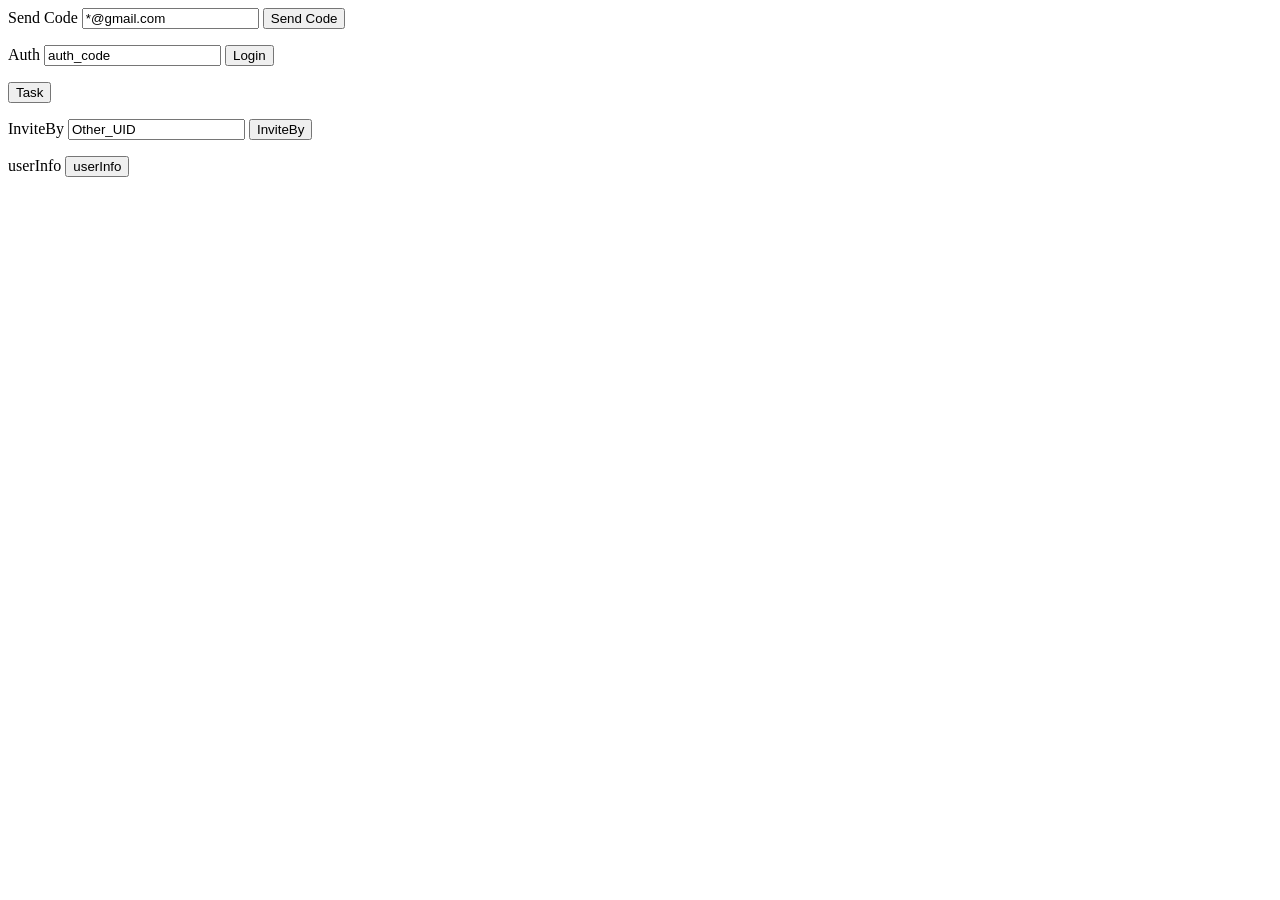
<file: openCompute/test.html>
<!DOCTYPE html>
<html>
  <head>
    <meta charset="UTF-8" />
    <meta name="viewport" content="width=device-width, initial-scale=1.0" />
  </head>
  <body>
    <div>
      <label for="email">Send Code</label>
      <input type="email" id="email" value="*@gmail.com" />
      <button onclick="sendCode()">Send Code</button>
      <p id="sendCodeResult"></p>
    </div>
    <div>
      <label for="auth">Auth</label>
      <input type="auth" id="auth" value="auth_code" />
      <button onclick="auth()">Login</button>
      <p id="authResult"></p>
    </div>
    <div>
      <button onclick="runTest()">Task</button>
      <p id="taskResult"></p>
    </div>
    <div>
      <label for="inviteBy">InviteBy</label>
      <input type="inviteBy" id="inviteBy" value="Other_UID" />
      <button onclick="inviteBy()">InviteBy</button>
      <p id="inviteByResult"></p>
    </div>

    <div>
      <label for="userInfo">userInfo</label>
      <button onclick="userInfo()">userInfo</button>
      <p id="userInfoResult"></p>
    </div>

    <script>
      const api = 'http://192.168.0.7:7001/'

      var jwt
      var email
      var result_1
      var result_2

      var task_lock = false

      function rand(seed) {
        let a = BigInt(20253141037)
        let c = BigInt(10324135202)
        let s = BigInt(seed)
        let m = BigInt(1000)

        return Number((a * s + c) % m)
      }

      function generateMatrix(seed, n) {
        let matrix = new Array(n)
        for (let i = 0; i < n; i++) {
          matrix[i] = new Float64Array(n)
          for (let j = 0; j < n; j++) {
            matrix[i][j] = rand(seed)
            seed = matrix[i][j]
          }
        }

        return matrix
      }

      function multiplyMatrices(A, B, n) {
        let C = new Array(n)
        for (let i = 0; i < n; i++) {
          C[i] = new Float64Array(n)
          for (let j = 0; j < n; j++) {
            let sum = 0
            for (let k = 0; k < n; k++) {
              sum += A[i][k] * B[k][j]
            }
            C[i][j] = sum
          }
        }
        return C
      }

      async function calc(A, n) {
        let sum = ''
        for (let i = 0; i < n; i++) {
          for (let j = 0; j < n; j++) {
            sum += A[i][j]
          }
        }
        let result = await hashToInteger(sum, 10000000)
        return result
      }

      async function hashToInteger(input, mod) {
        const encoder = new TextEncoder()
        const data = encoder.encode(input)
        const hashBuffer = await crypto.subtle.digest('SHA-256', data)

        const hashArray = Array.from(new Uint8Array(hashBuffer))
        const hashHex = hashArray
          .map(b => b.toString(16).padStart(2, '0'))
          .join('')

        const hashInt = BigInt('0x' + hashHex) % BigInt(mod)

        return Number(hashInt)
      }

      async function fetchData(last_result_1, last_result_2) {
        try {
          var response

          const data = {
            result_1: '' + last_result_1,
            result_2: '' + last_result_2,
          }

          const requestOptions = {
            method: 'POST',
            headers: {
              'Content-Type': 'application/json',
              token: jwt,
            },
            body: JSON.stringify(data),
          }

          response = await fetch(api + 'task', requestOptions)

          let ret_data = await response.json()

          console.log(ret_data)

          return ret_data
        } catch (error) {
          console.error('error', error)
          return null
        }
      }

      async function task() {
        // document.getElementById('taskResult').innerText = 'calc'
        if (task_lock) {
        //   document.getElementById('taskResult').innerText = 'wait last task'
          return
        }
        task_lock = true

        var req_ret

        if (result_1 == null || result_2 == null) {
          req_ret = await fetchData()
        } else {
          req_ret = await fetchData(result_1, result_2)
        }

        if (req_ret != null && req_ret.code === 0) {
          let startTime = Date.now()

          console.log('startTime:', startTime)

          let seed1 = req_ret.data.seed1
          let seed2 = req_ret.data.seed2
          let n = req_ret.data.matrix_size

          const A = generateMatrix(seed1, n)
          const B = generateMatrix(seed2, n)

          const C = multiplyMatrices(A, B, n)

          const calc_result = await calc(C, n)

          let endTime = Date.now()

          result_1 = startTime / calc_result
          result_2 = calc_result / (endTime - startTime)

          console.log(
            'endtime:',
            endTime,
            '        finish duration:',
            endTime - startTime,
            '      calc_result:',
            calc_result
          )
          let timeTaken = (endTime - startTime) / 1000 // change to sec
          document.getElementById(
            'taskResult'
          ).innerHTML += `calc finish (${n}×${n})，duration：${timeTaken.toFixed(
            3
          )} sec <br />`
        }

        task_lock = false
      }

      async function runTest() {
        await task()
        runTest()
      }

      async function sendCode_() {
        document.getElementById('sendCodeResult').innerText = 'wait send'

        email = document.getElementById('email').value

        const data = {
          email: email,
        }

        try {
          var response

          const requestOptions = {
            method: 'POST',
            headers: {
              'Content-Type': 'application/json',
            },
            body: JSON.stringify(data),
          }

          response = await fetch(api + 'login/email', requestOptions)

          let ret_data = await response.json()

          console.log(ret_data)

          if (ret_data.code === 0) {
            document.getElementById('sendCodeResult').innerText =
              'wait ' + email + 'auth code'
          } else {
            document.getElementById('sendCodeResult').innerText = ret_data.data
          }
        } catch (error) {
          console.error('error', error)
          return null
        }
      }

      function sendCode() {
        sendCode_()
      }

      async function auth_() {
        var authCode = document.getElementById('auth').value

        const data = {
          email: email,
          auth_code: '' + authCode,
        }

        try {
          var response

          const requestOptions = {
            method: 'POST',
            headers: {
              'Content-Type': 'application/json',
            },
            body: JSON.stringify(data),
          }

          response = await fetch(api + 'login/auth_email', requestOptions)

          let ret_data = await response.json()

          console.log(ret_data)

          if (ret_data.code === 0) {
            document.getElementById('authResult').innerText =
              email + '|' + ret_data.data.info.uid + ' login'

            jwt = ret_data.data.jwt
          } else {
            document.getElementById('authResult').innerText =
              email + ' login failed'
          }
        } catch (error) {
          console.error('error', error)
          return null
        }
      }

      function auth() {
        auth_()
      }

      async function inviteBy_() {
        inviteBy = document.getElementById('inviteBy').value

        const data = {
          invite_by: '' + inviteBy,
        }

        try {
          var response

          const requestOptions = {
            method: 'POST',
            headers: {
              'Content-Type': 'application/json',
              token: jwt,
            },
            body: JSON.stringify(data),
          }

          response = await fetch(api + 'set/invite_by', requestOptions)

          let ret_data = await response.json()

          console.log(ret_data)

          if (ret_data.code === 0) {
            document.getElementById('inviteByResult').innerText =
              'Be invited to succeed'
          } else {
            document.getElementById('inviteByResult').innerText =
              'Be invited to failed'
          }
        } catch (error) {
          console.error('error', error)
          return null
        }
      }

      function inviteBy() {
        inviteBy_()
      }

      async function userInfo_() {
        try {
          var response

          const requestOptions = {
            method: 'GET',
            headers: {
              'Content-Type': 'application/json',
              token: jwt,
            },
          }

          response = await fetch(api + 'get/user_info', requestOptions)

          let ret_data = await response.json()

          console.log(ret_data)

          if (ret_data.code === 0) {
            document.getElementById('userInfoResult').innerText =
              JSON.stringify(ret_data.data, null, 4)
          } else {
            document.getElementById('userInfoResult').innerText =
              'query user info error'
          }
        } catch (error) {
          console.error('error', error)
          return null
        }
      }

      function userInfo() {
        userInfo_()
      }
    </script>
  </body>
</html>
</file>
<file: _next/static/css/32a5607262ab8a0e.css>
@font-face{font-family:DM Sans;font-style:normal;font-weight:100 1000;font-display:swap;src:url(/_next/static/media/7ab938503e4547a1-s.woff2) format("woff2");unicode-range:u+0100-02ba,u+02bd-02c5,u+02c7-02cc,u+02ce-02d7,u+02dd-02ff,u+0304,u+0308,u+0329,u+1d00-1dbf,u+1e00-1e9f,u+1ef2-1eff,u+2020,u+20a0-20ab,u+20ad-20c0,u+2113,u+2c60-2c7f,u+a720-a7ff}@font-face{font-family:DM Sans;font-style:normal;font-weight:100 1000;font-display:swap;src:url(/_next/static/media/13971731025ec697-s.p.woff2) format("woff2");unicode-range:u+00??,u+0131,u+0152-0153,u+02bb-02bc,u+02c6,u+02da,u+02dc,u+0304,u+0308,u+0329,u+2000-206f,u+20ac,u+2122,u+2191,u+2193,u+2212,u+2215,u+feff,u+fffd}@font-face{font-family:DM Sans Fallback;src:local("Arial");ascent-override:94.90%;descent-override:29.66%;line-gap-override:0.00%;size-adjust:104.53%}.__className_0d7163{font-family:DM Sans,DM Sans Fallback;font-style:normal}.__variable_0d7163{--font-dm-sans:"DM Sans","DM Sans Fallback"}.balance-img{background-image:url(/controPanel/Balance-img.png)}.balance-img,.balance-img1{background-repeat:no-repeat;background-position:50%;background-size:100% 100%;border-radius:16px;height:112px;min-height:112px;width:100%;object-fit:cover}.balance-img1{background-image:url(/controPanel/Balance-img1.png)}.glow-border-shadow:hover{box-shadow:inset 0 0 15px rgba(98,237,255,.19)}.glow-border-shadow-or:hover{box-shadow:inset 0 0 15px rgba(255,215,155,.19)}.glow-border{position:relative;display:inline-block;padding:12px 32px;border-radius:16px;color:#fff;font-size:16px;z-index:0;overflow:hidden}.glow-border:before{content:"";position:absolute;inset:0;border-radius:inherit;padding:1px;background-image:conic-gradient(from var(--border-gradient-angle,0turn) at 50% 50%,transparent,#27e6ff 14%,transparent 17%),conic-gradient(from calc(var(--border-gradient-angle, 0turn) + .5turn) at 50% 50%,transparent,#27e6ff 14%,transparent 17%);background-blend-mode:screen;-webkit-mask:linear-gradient(#fff 0 0) content-box,linear-gradient(#fff 0 0);-webkit-mask-composite:xor;mask-composite:exclude;z-index:-1;opacity:0;transition:opacity .3s ease}.glow-border:hover:before{opacity:1;animation:buttonBorderSpin 5s linear infinite}.glow-border-or{position:relative;display:inline-block;padding:12px 32px;border-radius:16px;color:#fff;font-size:16px;z-index:0;overflow:hidden}.glow-border-or:before{content:"";position:absolute;inset:0;border-radius:inherit;padding:1px;background-image:conic-gradient(from var(--border-gradient-angle,0turn) at 50% 50%,transparent,#ffbd76 14%,transparent 17%),conic-gradient(from calc(var(--border-gradient-angle, 0turn) + .5turn) at 50% 50%,transparent,#ffbd76 14%,transparent 17%);background-blend-mode:screen;-webkit-mask:linear-gradient(#fff 0 0) content-box,linear-gradient(#fff 0 0);-webkit-mask-composite:xor;mask-composite:exclude;z-index:-1;opacity:0;transition:opacity .3s ease}.glow-border-or:hover:before{opacity:1;animation:buttonBorderSpin 5s linear infinite}@keyframes buttonBorderSpin{0%{--border-gradient-angle:0turn}to{--border-gradient-angle:1turn}}
</file>
<file: _next/static/css/e4657a36693aae8b.css>
*,:after,:before{--tw-border-spacing-x:0;--tw-border-spacing-y:0;--tw-translate-x:0;--tw-translate-y:0;--tw-rotate:0;--tw-skew-x:0;--tw-skew-y:0;--tw-scale-x:1;--tw-scale-y:1;--tw-pan-x: ;--tw-pan-y: ;--tw-pinch-zoom: ;--tw-scroll-snap-strictness:proximity;--tw-gradient-from-position: ;--tw-gradient-via-position: ;--tw-gradient-to-position: ;--tw-ordinal: ;--tw-slashed-zero: ;--tw-numeric-figure: ;--tw-numeric-spacing: ;--tw-numeric-fraction: ;--tw-ring-inset: ;--tw-ring-offset-width:0px;--tw-ring-offset-color:#fff;--tw-ring-color:rgba(59,130,246,.5);--tw-ring-offset-shadow:0 0 #0000;--tw-ring-shadow:0 0 #0000;--tw-shadow:0 0 #0000;--tw-shadow-colored:0 0 #0000;--tw-blur: ;--tw-brightness: ;--tw-contrast: ;--tw-grayscale: ;--tw-hue-rotate: ;--tw-invert: ;--tw-saturate: ;--tw-sepia: ;--tw-drop-shadow: ;--tw-backdrop-blur: ;--tw-backdrop-brightness: ;--tw-backdrop-contrast: ;--tw-backdrop-grayscale: ;--tw-backdrop-hue-rotate: ;--tw-backdrop-invert: ;--tw-backdrop-opacity: ;--tw-backdrop-saturate: ;--tw-backdrop-sepia: ;--tw-contain-size: ;--tw-contain-layout: ;--tw-contain-paint: ;--tw-contain-style: }::backdrop{--tw-border-spacing-x:0;--tw-border-spacing-y:0;--tw-translate-x:0;--tw-translate-y:0;--tw-rotate:0;--tw-skew-x:0;--tw-skew-y:0;--tw-scale-x:1;--tw-scale-y:1;--tw-pan-x: ;--tw-pan-y: ;--tw-pinch-zoom: ;--tw-scroll-snap-strictness:proximity;--tw-gradient-from-position: ;--tw-gradient-via-position: ;--tw-gradient-to-position: ;--tw-ordinal: ;--tw-slashed-zero: ;--tw-numeric-figure: ;--tw-numeric-spacing: ;--tw-numeric-fraction: ;--tw-ring-inset: ;--tw-ring-offset-width:0px;--tw-ring-offset-color:#fff;--tw-ring-color:rgba(59,130,246,.5);--tw-ring-offset-shadow:0 0 #0000;--tw-ring-shadow:0 0 #0000;--tw-shadow:0 0 #0000;--tw-shadow-colored:0 0 #0000;--tw-blur: ;--tw-brightness: ;--tw-contrast: ;--tw-grayscale: ;--tw-hue-rotate: ;--tw-invert: ;--tw-saturate: ;--tw-sepia: ;--tw-drop-shadow: ;--tw-backdrop-blur: ;--tw-backdrop-brightness: ;--tw-backdrop-contrast: ;--tw-backdrop-grayscale: ;--tw-backdrop-hue-rotate: ;--tw-backdrop-invert: ;--tw-backdrop-opacity: ;--tw-backdrop-saturate: ;--tw-backdrop-sepia: ;--tw-contain-size: ;--tw-contain-layout: ;--tw-contain-paint: ;--tw-contain-style: }/*
! tailwindcss v3.4.17 | MIT License | https://tailwindcss.com
*/*,:after,:before{box-sizing:border-box;border:0 solid #e5e7eb}:after,:before{--tw-content:""}:host,html{line-height:1.5;-webkit-text-size-adjust:100%;-moz-tab-size:4;tab-size:4;font-family:var(--font-sans),ui-sans-serif,-apple-system,BlinkMacSystemFont,Segoe UI Variable Display,Segoe UI,Helvetica,Apple Color Emoji,Arial,sans-serif,Segoe UI Emoji,Segoe UI Symbol,Noto Color Emoji;font-feature-settings:normal;font-variation-settings:normal;-webkit-tap-highlight-color:transparent}body{margin:0;line-height:inherit}hr{height:0;color:inherit;border-top-width:1px}abbr:where([title]){text-decoration:underline dotted}h1,h2,h3,h4,h5,h6{font-size:inherit;font-weight:inherit}a{color:inherit;text-decoration:inherit}b,strong{font-weight:bolder}code,kbd,pre,samp{font-family:var(--font-mono),ui-monospace,SFMono-Regular,Menlo,Monaco,Consolas,"Liberation Mono","Courier New",monospace;font-feature-settings:normal;font-variation-settings:normal;font-size:1em}small{font-size:80%}sub,sup{font-size:75%;line-height:0;position:relative;vertical-align:baseline}sub{bottom:-.25em}sup{top:-.5em}table{text-indent:0;border-color:inherit;border-collapse:collapse}button,input,optgroup,select,textarea{font-family:inherit;font-feature-settings:inherit;font-variation-settings:inherit;font-size:100%;font-weight:inherit;line-height:inherit;letter-spacing:inherit;color:inherit;margin:0;padding:0}button,select{text-transform:none}button,input:where([type=button]),input:where([type=reset]),input:where([type=submit]){-webkit-appearance:button;background-color:transparent;background-image:none}:-moz-focusring{outline:auto}:-moz-ui-invalid{box-shadow:none}progress{vertical-align:baseline}::-webkit-inner-spin-button,::-webkit-outer-spin-button{height:auto}[type=search]{-webkit-appearance:textfield;outline-offset:-2px}::-webkit-search-decoration{-webkit-appearance:none}::-webkit-file-upload-button{-webkit-appearance:button;font:inherit}summary{display:list-item}blockquote,dd,dl,figure,h1,h2,h3,h4,h5,h6,hr,p,pre{margin:0}fieldset{margin:0}fieldset,legend{padding:0}menu,ol,ul{list-style:none;margin:0;padding:0}dialog{padding:0}textarea{resize:vertical}input::placeholder,textarea::placeholder{opacity:1;color:#9ca3af}[role=button],button{cursor:pointer}:disabled{cursor:default}audio,canvas,embed,iframe,img,object,svg,video{display:block;vertical-align:middle}img,video{max-width:100%;height:auto}[hidden]:where(:not([hidden=until-found])){display:none}:root,[data-theme]{color:hsl(var(--heroui-foreground));background-color:hsl(var(--heroui-background))}:root{--inherit:inherit;--current:currentColor;--transparent:transparent;--black:#000;--white:#fff;--slate-50:#f8fafc;--slate-100:#f1f5f9;--slate-200:#e2e8f0;--slate-300:#cbd5e1;--slate-400:#94a3b8;--slate-500:#64748b;--slate-600:#475569;--slate-700:#334155;--slate-800:#1e293b;--slate-900:#0f172a;--slate-950:#020617;--gray-50:#f9fafb;--gray-100:#f3f4f6;--gray-200:#e5e7eb;--gray-300:#d1d5db;--gray-400:#9ca3af;--gray-500:#6b7280;--gray-600:#4b5563;--gray-700:#374151;--gray-800:#1f2937;--gray-900:#111827;--gray-950:#030712;--zinc-50:#fafafa;--zinc-100:#f4f4f5;--zinc-200:#e4e4e7;--zinc-300:#d4d4d8;--zinc-400:#a1a1aa;--zinc-500:#71717a;--zinc-600:#52525b;--zinc-700:#3f3f46;--zinc-800:#27272a;--zinc-900:#18181b;--zinc-950:#09090b;--neutral-50:#fafafa;--neutral-100:#f5f5f5;--neutral-200:#e5e5e5;--neutral-300:#d4d4d4;--neutral-400:#a3a3a3;--neutral-500:#737373;--neutral-600:#525252;--neutral-700:#404040;--neutral-800:#262626;--neutral-900:#171717;--neutral-950:#0a0a0a;--stone-50:#fafaf9;--stone-100:#f5f5f4;--stone-200:#e7e5e4;--stone-300:#d6d3d1;--stone-400:#a8a29e;--stone-500:#78716c;--stone-600:#57534e;--stone-700:#44403c;--stone-800:#292524;--stone-900:#1c1917;--stone-950:#0c0a09;--red-50:#fef2f2;--red-100:#fee2e2;--red-200:#fecaca;--red-300:#fca5a5;--red-400:#f87171;--red-500:#ef4444;--red-600:#dc2626;--red-700:#b91c1c;--red-800:#991b1b;--red-900:#7f1d1d;--red-950:#450a0a;--orange-50:#fff7ed;--orange-100:#ffedd5;--orange-200:#fed7aa;--orange-300:#fdba74;--orange-400:#fb923c;--orange-500:#f97316;--orange-600:#ea580c;--orange-700:#c2410c;--orange-800:#9a3412;--orange-900:#7c2d12;--orange-950:#431407;--amber-50:#fffbeb;--amber-100:#fef3c7;--amber-200:#fde68a;--amber-300:#fcd34d;--amber-400:#fbbf24;--amber-500:#f59e0b;--amber-600:#d97706;--amber-700:#b45309;--amber-800:#92400e;--amber-900:#78350f;--amber-950:#451a03;--yellow-50:#fefce8;--yellow-100:#fef9c3;--yellow-200:#fef08a;--yellow-300:#fde047;--yellow-400:#facc15;--yellow-500:#eab308;--yellow-600:#ca8a04;--yellow-700:#a16207;--yellow-800:#854d0e;--yellow-900:#713f12;--yellow-950:#422006;--lime-50:#f7fee7;--lime-100:#ecfccb;--lime-200:#d9f99d;--lime-300:#bef264;--lime-400:#a3e635;--lime-500:#84cc16;--lime-600:#65a30d;--lime-700:#4d7c0f;--lime-800:#3f6212;--lime-900:#365314;--lime-950:#1a2e05;--green-50:#f0fdf4;--green-100:#dcfce7;--green-200:#bbf7d0;--green-300:#86efac;--green-400:#4ade80;--green-500:#22c55e;--green-600:#16a34a;--green-700:#15803d;--green-800:#166534;--green-900:#14532d;--green-950:#052e16;--emerald-50:#ecfdf5;--emerald-100:#d1fae5;--emerald-200:#a7f3d0;--emerald-300:#6ee7b7;--emerald-400:#34d399;--emerald-500:#10b981;--emerald-600:#059669;--emerald-700:#047857;--emerald-800:#065f46;--emerald-900:#064e3b;--emerald-950:#022c22;--teal-50:#f0fdfa;--teal-100:#ccfbf1;--teal-200:#99f6e4;--teal-300:#5eead4;--teal-400:#2dd4bf;--teal-500:#14b8a6;--teal-600:#0d9488;--teal-700:#0f766e;--teal-800:#115e59;--teal-900:#134e4a;--teal-950:#042f2e;--cyan-50:#ecfeff;--cyan-100:#cffafe;--cyan-200:#a5f3fc;--cyan-300:#67e8f9;--cyan-400:#22d3ee;--cyan-500:#06b6d4;--cyan-600:#0891b2;--cyan-700:#0e7490;--cyan-800:#155e75;--cyan-900:#164e63;--cyan-950:#083344;--sky-50:#f0f9ff;--sky-100:#e0f2fe;--sky-200:#bae6fd;--sky-300:#7dd3fc;--sky-400:#38bdf8;--sky-500:#0ea5e9;--sky-600:#0284c7;--sky-700:#0369a1;--sky-800:#075985;--sky-900:#0c4a6e;--sky-950:#082f49;--blue-50:#eff6ff;--blue-100:#dbeafe;--blue-200:#bfdbfe;--blue-300:#93c5fd;--blue-400:#60a5fa;--blue-500:#3b82f6;--blue-600:#2563eb;--blue-700:#1d4ed8;--blue-800:#1e40af;--blue-900:#1e3a8a;--blue-950:#172554;--indigo-50:#eef2ff;--indigo-100:#e0e7ff;--indigo-200:#c7d2fe;--indigo-300:#a5b4fc;--indigo-400:#818cf8;--indigo-500:#6366f1;--indigo-600:#4f46e5;--indigo-700:#4338ca;--indigo-800:#3730a3;--indigo-900:#312e81;--indigo-950:#1e1b4b;--violet-50:#f5f3ff;--violet-100:#ede9fe;--violet-200:#ddd6fe;--violet-300:#c4b5fd;--violet-400:#a78bfa;--violet-500:#8b5cf6;--violet-600:#7c3aed;--violet-700:#6d28d9;--violet-800:#5b21b6;--violet-900:#4c1d95;--violet-950:#2e1065;--purple-50:#faf5ff;--purple-100:#f3e8ff;--purple-200:#e9d5ff;--purple-300:#d8b4fe;--purple-400:#c084fc;--purple-500:#a855f7;--purple-600:#9333ea;--purple-700:#7e22ce;--purple-800:#6b21a8;--purple-900:#581c87;--purple-950:#3b0764;--fuchsia-50:#fdf4ff;--fuchsia-100:#fae8ff;--fuchsia-200:#f5d0fe;--fuchsia-300:#f0abfc;--fuchsia-400:#e879f9;--fuchsia-500:#d946ef;--fuchsia-600:#c026d3;--fuchsia-700:#a21caf;--fuchsia-800:#86198f;--fuchsia-900:#701a75;--fuchsia-950:#4a044e;--pink-50:#fdf2f8;--pink-100:#fce7f3;--pink-200:#fbcfe8;--pink-300:#f9a8d4;--pink-400:#f472b6;--pink-500:#ec4899;--pink-600:#db2777;--pink-700:#be185d;--pink-800:#9d174d;--pink-900:#831843;--pink-950:#500724;--rose-50:#fff1f2;--rose-100:#ffe4e6;--rose-200:#fecdd3;--rose-300:#fda4af;--rose-400:#fb7185;--rose-500:#f43f5e;--rose-600:#e11d48;--rose-700:#be123c;--rose-800:#9f1239;--rose-900:#881337;--rose-950:#4c0519;--background:hsl(var(--background));--foreground-50:({ opacityVariable,opacityValue }) => { if (!isNaN(+opacityValue)) { return `hsl(var(${herouiColorVariable})/${opacityValue})`; } if (opacityVariable) { return `hsl(var(${herouiColorVariable})/var(${herouiOpacityVariable},var(${opacityVariable})))`; } return `hsl(var(${herouiColorVariable})/var(${herouiOpacityVariable},1))`; };--foreground-100:({ opacityVariable,opacityValue }) => { if (!isNaN(+opacityValue)) { return `hsl(var(${herouiColorVariable})/${opacityValue})`; } if (opacityVariable) { return `hsl(var(${herouiColorVariable})/var(${herouiOpacityVariable},var(${opacityVariable})))`; } return `hsl(var(${herouiColorVariable})/var(${herouiOpacityVariable},1))`; };--foreground-200:({ opacityVariable,opacityValue }) => { if (!isNaN(+opacityValue)) { return `hsl(var(${herouiColorVariable})/${opacityValue})`; } if (opacityVariable) { return `hsl(var(${herouiColorVariable})/var(${herouiOpacityVariable},var(${opacityVariable})))`; } return `hsl(var(${herouiColorVariable})/var(${herouiOpacityVariable},1))`; };--foreground-300:({ opacityVariable,opacityValue }) => { if (!isNaN(+opacityValue)) { return `hsl(var(${herouiColorVariable})/${opacityValue})`; } if (opacityVariable) { return `hsl(var(${herouiColorVariable})/var(${herouiOpacityVariable},var(${opacityVariable})))`; } return `hsl(var(${herouiColorVariable})/var(${herouiOpacityVariable},1))`; };--foreground-400:({ opacityVariable,opacityValue }) => { if (!isNaN(+opacityValue)) { return `hsl(var(${herouiColorVariable})/${opacityValue})`; } if (opacityVariable) { return `hsl(var(${herouiColorVariable})/var(${herouiOpacityVariable},var(${opacityVariable})))`; } return `hsl(var(${herouiColorVariable})/var(${herouiOpacityVariable},1))`; };--foreground-500:({ opacityVariable,opacityValue }) => { if (!isNaN(+opacityValue)) { return `hsl(var(${herouiColorVariable})/${opacityValue})`; } if (opacityVariable) { return `hsl(var(${herouiColorVariable})/var(${herouiOpacityVariable},var(${opacityVariable})))`; } return `hsl(var(${herouiColorVariable})/var(${herouiOpacityVariable},1))`; };--foreground-600:({ opacityVariable,opacityValue }) => { if (!isNaN(+opacityValue)) { return `hsl(var(${herouiColorVariable})/${opacityValue})`; } if (opacityVariable) { return `hsl(var(${herouiColorVariable})/var(${herouiOpacityVariable},var(${opacityVariable})))`; } return `hsl(var(${herouiColorVariable})/var(${herouiOpacityVariable},1))`; };--foreground-700:({ opacityVariable,opacityValue }) => { if (!isNaN(+opacityValue)) { return `hsl(var(${herouiColorVariable})/${opacityValue})`; } if (opacityVariable) { return `hsl(var(${herouiColorVariable})/var(${herouiOpacityVariable},var(${opacityVariable})))`; } return `hsl(var(${herouiColorVariable})/var(${herouiOpacityVariable},1))`; };--foreground-800:({ opacityVariable,opacityValue }) => { if (!isNaN(+opacityValue)) { return `hsl(var(${herouiColorVariable})/${opacityValue})`; } if (opacityVariable) { return `hsl(var(${herouiColorVariable})/var(${herouiOpacityVariable},var(${opacityVariable})))`; } return `hsl(var(${herouiColorVariable})/var(${herouiOpacityVariable},1))`; };--foreground-900:({ opacityVariable,opacityValue }) => { if (!isNaN(+opacityValue)) { return `hsl(var(${herouiColorVariable})/${opacityValue})`; } if (opacityVariable) { return `hsl(var(${herouiColorVariable})/var(${herouiOpacityVariable},var(${opacityVariable})))`; } return `hsl(var(${herouiColorVariable})/var(${herouiOpacityVariable},1))`; };--foreground:hsl(var(--foreground));--divider:({ opacityVariable,opacityValue }) => { if (!isNaN(+opacityValue)) { return `hsl(var(${herouiColorVariable})/${opacityValue})`; } if (opacityVariable) { return `hsl(var(${herouiColorVariable})/var(${herouiOpacityVariable},var(${opacityVariable})))`; } return `hsl(var(${herouiColorVariable})/var(${herouiOpacityVariable},1))`; };--focus:({ opacityVariable,opacityValue }) => { if (!isNaN(+opacityValue)) { return `hsl(var(${herouiColorVariable})/${opacityValue})`; } if (opacityVariable) { return `hsl(var(${herouiColorVariable})/var(${herouiOpacityVariable},var(${opacityVariable})))`; } return `hsl(var(${herouiColorVariable})/var(${herouiOpacityVariable},1))`; };--overlay:({ opacityVariable,opacityValue }) => { if (!isNaN(+opacityValue)) { return `hsl(var(${herouiColorVariable})/${opacityValue})`; } if (opacityVariable) { return `hsl(var(${herouiColorVariable})/var(${herouiOpacityVariable},var(${opacityVariable})))`; } return `hsl(var(${herouiColorVariable})/var(${herouiOpacityVariable},1))`; };--content1:({ opacityVariable,opacityValue }) => { if (!isNaN(+opacityValue)) { return `hsl(var(${herouiColorVariable})/${opacityValue})`; } if (opacityVariable) { return `hsl(var(${herouiColorVariable})/var(${herouiOpacityVariable},var(${opacityVariable})))`; } return `hsl(var(${herouiColorVariable})/var(${herouiOpacityVariable},1))`; };--content1-foreground:({ opacityVariable,opacityValue }) => { if (!isNaN(+opacityValue)) { return `hsl(var(${herouiColorVariable})/${opacityValue})`; } if (opacityVariable) { return `hsl(var(${herouiColorVariable})/var(${herouiOpacityVariable},var(${opacityVariable})))`; } return `hsl(var(${herouiColorVariable})/var(${herouiOpacityVariable},1))`; };--content2:({ opacityVariable,opacityValue }) => { if (!isNaN(+opacityValue)) { return `hsl(var(${herouiColorVariable})/${opacityValue})`; } if (opacityVariable) { return `hsl(var(${herouiColorVariable})/var(${herouiOpacityVariable},var(${opacityVariable})))`; } return `hsl(var(${herouiColorVariable})/var(${herouiOpacityVariable},1))`; };--content2-foreground:({ opacityVariable,opacityValue }) => { if (!isNaN(+opacityValue)) { return `hsl(var(${herouiColorVariable})/${opacityValue})`; } if (opacityVariable) { return `hsl(var(${herouiColorVariable})/var(${herouiOpacityVariable},var(${opacityVariable})))`; } return `hsl(var(${herouiColorVariable})/var(${herouiOpacityVariable},1))`; };--content3:({ opacityVariable,opacityValue }) => { if (!isNaN(+opacityValue)) { return `hsl(var(${herouiColorVariable})/${opacityValue})`; } if (opacityVariable) { return `hsl(var(${herouiColorVariable})/var(${herouiOpacityVariable},var(${opacityVariable})))`; } return `hsl(var(${herouiColorVariable})/var(${herouiOpacityVariable},1))`; };--content3-foreground:({ opacityVariable,opacityValue }) => { if (!isNaN(+opacityValue)) { return `hsl(var(${herouiColorVariable})/${opacityValue})`; } if (opacityVariable) { return `hsl(var(${herouiColorVariable})/var(${herouiOpacityVariable},var(${opacityVariable})))`; } return `hsl(var(${herouiColorVariable})/var(${herouiOpacityVariable},1))`; };--content4:({ opacityVariable,opacityValue }) => { if (!isNaN(+opacityValue)) { return `hsl(var(${herouiColorVariable})/${opacityValue})`; } if (opacityVariable) { return `hsl(var(${herouiColorVariable})/var(${herouiOpacityVariable},var(${opacityVariable})))`; } return `hsl(var(${herouiColorVariable})/var(${herouiOpacityVariable},1))`; };--content4-foreground:({ opacityVariable,opacityValue }) => { if (!isNaN(+opacityValue)) { return `hsl(var(${herouiColorVariable})/${opacityValue})`; } if (opacityVariable) { return `hsl(var(${herouiColorVariable})/var(${herouiOpacityVariable},var(${opacityVariable})))`; } return `hsl(var(${herouiColorVariable})/var(${herouiOpacityVariable},1))`; };--default-50:({ opacityVariable,opacityValue }) => { if (!isNaN(+opacityValue)) { return `hsl(var(${herouiColorVariable})/${opacityValue})`; } if (opacityVariable) { return `hsl(var(${herouiColorVariable})/var(${herouiOpacityVariable},var(${opacityVariable})))`; } return `hsl(var(${herouiColorVariable})/var(${herouiOpacityVariable},1))`; };--default-100:({ opacityVariable,opacityValue }) => { if (!isNaN(+opacityValue)) { return `hsl(var(${herouiColorVariable})/${opacityValue})`; } if (opacityVariable) { return `hsl(var(${herouiColorVariable})/var(${herouiOpacityVariable},var(${opacityVariable})))`; } return `hsl(var(${herouiColorVariable})/var(${herouiOpacityVariable},1))`; };--default-200:({ opacityVariable,opacityValue }) => { if (!isNaN(+opacityValue)) { return `hsl(var(${herouiColorVariable})/${opacityValue})`; } if (opacityVariable) { return `hsl(var(${herouiColorVariable})/var(${herouiOpacityVariable},var(${opacityVariable})))`; } return `hsl(var(${herouiColorVariable})/var(${herouiOpacityVariable},1))`; };--default-300:({ opacityVariable,opacityValue }) => { if (!isNaN(+opacityValue)) { return `hsl(var(${herouiColorVariable})/${opacityValue})`; } if (opacityVariable) { return `hsl(var(${herouiColorVariable})/var(${herouiOpacityVariable},var(${opacityVariable})))`; } return `hsl(var(${herouiColorVariable})/var(${herouiOpacityVariable},1))`; };--default-400:({ opacityVariable,opacityValue }) => { if (!isNaN(+opacityValue)) { return `hsl(var(${herouiColorVariable})/${opacityValue})`; } if (opacityVariable) { return `hsl(var(${herouiColorVariable})/var(${herouiOpacityVariable},var(${opacityVariable})))`; } return `hsl(var(${herouiColorVariable})/var(${herouiOpacityVariable},1))`; };--default-500:({ opacityVariable,opacityValue }) => { if (!isNaN(+opacityValue)) { return `hsl(var(${herouiColorVariable})/${opacityValue})`; } if (opacityVariable) { return `hsl(var(${herouiColorVariable})/var(${herouiOpacityVariable},var(${opacityVariable})))`; } return `hsl(var(${herouiColorVariable})/var(${herouiOpacityVariable},1))`; };--default-600:({ opacityVariable,opacityValue }) => { if (!isNaN(+opacityValue)) { return `hsl(var(${herouiColorVariable})/${opacityValue})`; } if (opacityVariable) { return `hsl(var(${herouiColorVariable})/var(${herouiOpacityVariable},var(${opacityVariable})))`; } return `hsl(var(${herouiColorVariable})/var(${herouiOpacityVariable},1))`; };--default-700:({ opacityVariable,opacityValue }) => { if (!isNaN(+opacityValue)) { return `hsl(var(${herouiColorVariable})/${opacityValue})`; } if (opacityVariable) { return `hsl(var(${herouiColorVariable})/var(${herouiOpacityVariable},var(${opacityVariable})))`; } return `hsl(var(${herouiColorVariable})/var(${herouiOpacityVariable},1))`; };--default-800:({ opacityVariable,opacityValue }) => { if (!isNaN(+opacityValue)) { return `hsl(var(${herouiColorVariable})/${opacityValue})`; } if (opacityVariable) { return `hsl(var(${herouiColorVariable})/var(${herouiOpacityVariable},var(${opacityVariable})))`; } return `hsl(var(${herouiColorVariable})/var(${herouiOpacityVariable},1))`; };--default-900:({ opacityVariable,opacityValue }) => { if (!isNaN(+opacityValue)) { return `hsl(var(${herouiColorVariable})/${opacityValue})`; } if (opacityVariable) { return `hsl(var(${herouiColorVariable})/var(${herouiOpacityVariable},var(${opacityVariable})))`; } return `hsl(var(${herouiColorVariable})/var(${herouiOpacityVariable},1))`; };--default-foreground:({ opacityVariable,opacityValue }) => { if (!isNaN(+opacityValue)) { return `hsl(var(${herouiColorVariable})/${opacityValue})`; } if (opacityVariable) { return `hsl(var(${herouiColorVariable})/var(${herouiOpacityVariable},var(${opacityVariable})))`; } return `hsl(var(${herouiColorVariable})/var(${herouiOpacityVariable},1))`; };--default:({ opacityVariable,opacityValue }) => { if (!isNaN(+opacityValue)) { return `hsl(var(${herouiColorVariable})/${opacityValue})`; } if (opacityVariable) { return `hsl(var(${herouiColorVariable})/var(${herouiOpacityVariable},var(${opacityVariable})))`; } return `hsl(var(${herouiColorVariable})/var(${herouiOpacityVariable},1))`; };--primary-50:({ opacityVariable,opacityValue }) => { if (!isNaN(+opacityValue)) { return `hsl(var(${herouiColorVariable})/${opacityValue})`; } if (opacityVariable) { return `hsl(var(${herouiColorVariable})/var(${herouiOpacityVariable},var(${opacityVariable})))`; } return `hsl(var(${herouiColorVariable})/var(${herouiOpacityVariable},1))`; };--primary-100:({ opacityVariable,opacityValue }) => { if (!isNaN(+opacityValue)) { return `hsl(var(${herouiColorVariable})/${opacityValue})`; } if (opacityVariable) { return `hsl(var(${herouiColorVariable})/var(${herouiOpacityVariable},var(${opacityVariable})))`; } return `hsl(var(${herouiColorVariable})/var(${herouiOpacityVariable},1))`; };--primary-200:({ opacityVariable,opacityValue }) => { if (!isNaN(+opacityValue)) { return `hsl(var(${herouiColorVariable})/${opacityValue})`; } if (opacityVariable) { return `hsl(var(${herouiColorVariable})/var(${herouiOpacityVariable},var(${opacityVariable})))`; } return `hsl(var(${herouiColorVariable})/var(${herouiOpacityVariable},1))`; };--primary-300:({ opacityVariable,opacityValue }) => { if (!isNaN(+opacityValue)) { return `hsl(var(${herouiColorVariable})/${opacityValue})`; } if (opacityVariable) { return `hsl(var(${herouiColorVariable})/var(${herouiOpacityVariable},var(${opacityVariable})))`; } return `hsl(var(${herouiColorVariable})/var(${herouiOpacityVariable},1))`; };--primary-400:({ opacityVariable,opacityValue }) => { if (!isNaN(+opacityValue)) { return `hsl(var(${herouiColorVariable})/${opacityValue})`; } if (opacityVariable) { return `hsl(var(${herouiColorVariable})/var(${herouiOpacityVariable},var(${opacityVariable})))`; } return `hsl(var(${herouiColorVariable})/var(${herouiOpacityVariable},1))`; };--primary-500:({ opacityVariable,opacityValue }) => { if (!isNaN(+opacityValue)) { return `hsl(var(${herouiColorVariable})/${opacityValue})`; } if (opacityVariable) { return `hsl(var(${herouiColorVariable})/var(${herouiOpacityVariable},var(${opacityVariable})))`; } return `hsl(var(${herouiColorVariable})/var(${herouiOpacityVariable},1))`; };--primary-600:({ opacityVariable,opacityValue }) => { if (!isNaN(+opacityValue)) { return `hsl(var(${herouiColorVariable})/${opacityValue})`; } if (opacityVariable) { return `hsl(var(${herouiColorVariable})/var(${herouiOpacityVariable},var(${opacityVariable})))`; } return `hsl(var(${herouiColorVariable})/var(${herouiOpacityVariable},1))`; };--primary-700:({ opacityVariable,opacityValue }) => { if (!isNaN(+opacityValue)) { return `hsl(var(${herouiColorVariable})/${opacityValue})`; } if (opacityVariable) { return `hsl(var(${herouiColorVariable})/var(${herouiOpacityVariable},var(${opacityVariable})))`; } return `hsl(var(${herouiColorVariable})/var(${herouiOpacityVariable},1))`; };--primary-800:({ opacityVariable,opacityValue }) => { if (!isNaN(+opacityValue)) { return `hsl(var(${herouiColorVariable})/${opacityValue})`; } if (opacityVariable) { return `hsl(var(${herouiColorVariable})/var(${herouiOpacityVariable},var(${opacityVariable})))`; } return `hsl(var(${herouiColorVariable})/var(${herouiOpacityVariable},1))`; };--primary-900:({ opacityVariable,opacityValue }) => { if (!isNaN(+opacityValue)) { return `hsl(var(${herouiColorVariable})/${opacityValue})`; } if (opacityVariable) { return `hsl(var(${herouiColorVariable})/var(${herouiOpacityVariable},var(${opacityVariable})))`; } return `hsl(var(${herouiColorVariable})/var(${herouiOpacityVariable},1))`; };--primary-foreground:hsl(var(--primary-foreground));--primary:var(--primary);--secondary-50:({ opacityVariable,opacityValue }) => { if (!isNaN(+opacityValue)) { return `hsl(var(${herouiColorVariable})/${opacityValue})`; } if (opacityVariable) { return `hsl(var(${herouiColorVariable})/var(${herouiOpacityVariable},var(${opacityVariable})))`; } return `hsl(var(${herouiColorVariable})/var(${herouiOpacityVariable},1))`; };--secondary-100:({ opacityVariable,opacityValue }) => { if (!isNaN(+opacityValue)) { return `hsl(var(${herouiColorVariable})/${opacityValue})`; } if (opacityVariable) { return `hsl(var(${herouiColorVariable})/var(${herouiOpacityVariable},var(${opacityVariable})))`; } return `hsl(var(${herouiColorVariable})/var(${herouiOpacityVariable},1))`; };--secondary-200:({ opacityVariable,opacityValue }) => { if (!isNaN(+opacityValue)) { return `hsl(var(${herouiColorVariable})/${opacityValue})`; } if (opacityVariable) { return `hsl(var(${herouiColorVariable})/var(${herouiOpacityVariable},var(${opacityVariable})))`; } return `hsl(var(${herouiColorVariable})/var(${herouiOpacityVariable},1))`; };--secondary-300:({ opacityVariable,opacityValue }) => { if (!isNaN(+opacityValue)) { return `hsl(var(${herouiColorVariable})/${opacityValue})`; } if (opacityVariable) { return `hsl(var(${herouiColorVariable})/var(${herouiOpacityVariable},var(${opacityVariable})))`; } return `hsl(var(${herouiColorVariable})/var(${herouiOpacityVariable},1))`; };--secondary-400:({ opacityVariable,opacityValue }) => { if (!isNaN(+opacityValue)) { return `hsl(var(${herouiColorVariable})/${opacityValue})`; } if (opacityVariable) { return `hsl(var(${herouiColorVariable})/var(${herouiOpacityVariable},var(${opacityVariable})))`; } return `hsl(var(${herouiColorVariable})/var(${herouiOpacityVariable},1))`; };--secondary-500:({ opacityVariable,opacityValue }) => { if (!isNaN(+opacityValue)) { return `hsl(var(${herouiColorVariable})/${opacityValue})`; } if (opacityVariable) { return `hsl(var(${herouiColorVariable})/var(${herouiOpacityVariable},var(${opacityVariable})))`; } return `hsl(var(${herouiColorVariable})/var(${herouiOpacityVariable},1))`; };--secondary-600:({ opacityVariable,opacityValue }) => { if (!isNaN(+opacityValue)) { return `hsl(var(${herouiColorVariable})/${opacityValue})`; } if (opacityVariable) { return `hsl(var(${herouiColorVariable})/var(${herouiOpacityVariable},var(${opacityVariable})))`; } return `hsl(var(${herouiColorVariable})/var(${herouiOpacityVariable},1))`; };--secondary-700:({ opacityVariable,opacityValue }) => { if (!isNaN(+opacityValue)) { return `hsl(var(${herouiColorVariable})/${opacityValue})`; } if (opacityVariable) { return `hsl(var(${herouiColorVariable})/var(${herouiOpacityVariable},var(${opacityVariable})))`; } return `hsl(var(${herouiColorVariable})/var(${herouiOpacityVariable},1))`; };--secondary-800:({ opacityVariable,opacityValue }) => { if (!isNaN(+opacityValue)) { return `hsl(var(${herouiColorVariable})/${opacityValue})`; } if (opacityVariable) { return `hsl(var(${herouiColorVariable})/var(${herouiOpacityVariable},var(${opacityVariable})))`; } return `hsl(var(${herouiColorVariable})/var(${herouiOpacityVariable},1))`; };--secondary-900:({ opacityVariable,opacityValue }) => { if (!isNaN(+opacityValue)) { return `hsl(var(${herouiColorVariable})/${opacityValue})`; } if (opacityVariable) { return `hsl(var(${herouiColorVariable})/var(${herouiOpacityVariable},var(${opacityVariable})))`; } return `hsl(var(${herouiColorVariable})/var(${herouiOpacityVariable},1))`; };--secondary-foreground:hsl(var(--secondary-foreground));--secondary:hsl(var(--secondary));--success-50:({ opacityVariable,opacityValue }) => { if (!isNaN(+opacityValue)) { return `hsl(var(${herouiColorVariable})/${opacityValue})`; } if (opacityVariable) { return `hsl(var(${herouiColorVariable})/var(${herouiOpacityVariable},var(${opacityVariable})))`; } return `hsl(var(${herouiColorVariable})/var(${herouiOpacityVariable},1))`; };--success-100:({ opacityVariable,opacityValue }) => { if (!isNaN(+opacityValue)) { return `hsl(var(${herouiColorVariable})/${opacityValue})`; } if (opacityVariable) { return `hsl(var(${herouiColorVariable})/var(${herouiOpacityVariable},var(${opacityVariable})))`; } return `hsl(var(${herouiColorVariable})/var(${herouiOpacityVariable},1))`; };--success-200:({ opacityVariable,opacityValue }) => { if (!isNaN(+opacityValue)) { return `hsl(var(${herouiColorVariable})/${opacityValue})`; } if (opacityVariable) { return `hsl(var(${herouiColorVariable})/var(${herouiOpacityVariable},var(${opacityVariable})))`; } return `hsl(var(${herouiColorVariable})/var(${herouiOpacityVariable},1))`; };--success-300:({ opacityVariable,opacityValue }) => { if (!isNaN(+opacityValue)) { return `hsl(var(${herouiColorVariable})/${opacityValue})`; } if (opacityVariable) { return `hsl(var(${herouiColorVariable})/var(${herouiOpacityVariable},var(${opacityVariable})))`; } return `hsl(var(${herouiColorVariable})/var(${herouiOpacityVariable},1))`; };--success-400:({ opacityVariable,opacityValue }) => { if (!isNaN(+opacityValue)) { return `hsl(var(${herouiColorVariable})/${opacityValue})`; } if (opacityVariable) { return `hsl(var(${herouiColorVariable})/var(${herouiOpacityVariable},var(${opacityVariable})))`; } return `hsl(var(${herouiColorVariable})/var(${herouiOpacityVariable},1))`; };--success-500:({ opacityVariable,opacityValue }) => { if (!isNaN(+opacityValue)) { return `hsl(var(${herouiColorVariable})/${opacityValue})`; } if (opacityVariable) { return `hsl(var(${herouiColorVariable})/var(${herouiOpacityVariable},var(${opacityVariable})))`; } return `hsl(var(${herouiColorVariable})/var(${herouiOpacityVariable},1))`; };--success-600:({ opacityVariable,opacityValue }) => { if (!isNaN(+opacityValue)) { return `hsl(var(${herouiColorVariable})/${opacityValue})`; } if (opacityVariable) { return `hsl(var(${herouiColorVariable})/var(${herouiOpacityVariable},var(${opacityVariable})))`; } return `hsl(var(${herouiColorVariable})/var(${herouiOpacityVariable},1))`; };--success-700:({ opacityVariable,opacityValue }) => { if (!isNaN(+opacityValue)) { return `hsl(var(${herouiColorVariable})/${opacityValue})`; } if (opacityVariable) { return `hsl(var(${herouiColorVariable})/var(${herouiOpacityVariable},var(${opacityVariable})))`; } return `hsl(var(${herouiColorVariable})/var(${herouiOpacityVariable},1))`; };--success-800:({ opacityVariable,opacityValue }) => { if (!isNaN(+opacityValue)) { return `hsl(var(${herouiColorVariable})/${opacityValue})`; } if (opacityVariable) { return `hsl(var(${herouiColorVariable})/var(${herouiOpacityVariable},var(${opacityVariable})))`; } return `hsl(var(${herouiColorVariable})/var(${herouiOpacityVariable},1))`; };--success-900:({ opacityVariable,opacityValue }) => { if (!isNaN(+opacityValue)) { return `hsl(var(${herouiColorVariable})/${opacityValue})`; } if (opacityVariable) { return `hsl(var(${herouiColorVariable})/var(${herouiOpacityVariable},var(${opacityVariable})))`; } return `hsl(var(${herouiColorVariable})/var(${herouiOpacityVariable},1))`; };--success-foreground:({ opacityVariable,opacityValue }) => { if (!isNaN(+opacityValue)) { return `hsl(var(${herouiColorVariable})/${opacityValue})`; } if (opacityVariable) { return `hsl(var(${herouiColorVariable})/var(${herouiOpacityVariable},var(${opacityVariable})))`; } return `hsl(var(${herouiColorVariable})/var(${herouiOpacityVariable},1))`; };--success:({ opacityVariable,opacityValue }) => { if (!isNaN(+opacityValue)) { return `hsl(var(${herouiColorVariable})/${opacityValue})`; } if (opacityVariable) { return `hsl(var(${herouiColorVariable})/var(${herouiOpacityVariable},var(${opacityVariable})))`; } return `hsl(var(${herouiColorVariable})/var(${herouiOpacityVariable},1))`; };--warning-50:({ opacityVariable,opacityValue }) => { if (!isNaN(+opacityValue)) { return `hsl(var(${herouiColorVariable})/${opacityValue})`; } if (opacityVariable) { return `hsl(var(${herouiColorVariable})/var(${herouiOpacityVariable},var(${opacityVariable})))`; } return `hsl(var(${herouiColorVariable})/var(${herouiOpacityVariable},1))`; };--warning-100:({ opacityVariable,opacityValue }) => { if (!isNaN(+opacityValue)) { return `hsl(var(${herouiColorVariable})/${opacityValue})`; } if (opacityVariable) { return `hsl(var(${herouiColorVariable})/var(${herouiOpacityVariable},var(${opacityVariable})))`; } return `hsl(var(${herouiColorVariable})/var(${herouiOpacityVariable},1))`; };--warning-200:({ opacityVariable,opacityValue }) => { if (!isNaN(+opacityValue)) { return `hsl(var(${herouiColorVariable})/${opacityValue})`; } if (opacityVariable) { return `hsl(var(${herouiColorVariable})/var(${herouiOpacityVariable},var(${opacityVariable})))`; } return `hsl(var(${herouiColorVariable})/var(${herouiOpacityVariable},1))`; };--warning-300:({ opacityVariable,opacityValue }) => { if (!isNaN(+opacityValue)) { return `hsl(var(${herouiColorVariable})/${opacityValue})`; } if (opacityVariable) { return `hsl(var(${herouiColorVariable})/var(${herouiOpacityVariable},var(${opacityVariable})))`; } return `hsl(var(${herouiColorVariable})/var(${herouiOpacityVariable},1))`; };--warning-400:({ opacityVariable,opacityValue }) => { if (!isNaN(+opacityValue)) { return `hsl(var(${herouiColorVariable})/${opacityValue})`; } if (opacityVariable) { return `hsl(var(${herouiColorVariable})/var(${herouiOpacityVariable},var(${opacityVariable})))`; } return `hsl(var(${herouiColorVariable})/var(${herouiOpacityVariable},1))`; };--warning-500:({ opacityVariable,opacityValue }) => { if (!isNaN(+opacityValue)) { return `hsl(var(${herouiColorVariable})/${opacityValue})`; } if (opacityVariable) { return `hsl(var(${herouiColorVariable})/var(${herouiOpacityVariable},var(${opacityVariable})))`; } return `hsl(var(${herouiColorVariable})/var(${herouiOpacityVariable},1))`; };--warning-600:({ opacityVariable,opacityValue }) => { if (!isNaN(+opacityValue)) { return `hsl(var(${herouiColorVariable})/${opacityValue})`; } if (opacityVariable) { return `hsl(var(${herouiColorVariable})/var(${herouiOpacityVariable},var(${opacityVariable})))`; } return `hsl(var(${herouiColorVariable})/var(${herouiOpacityVariable},1))`; };--warning-700:({ opacityVariable,opacityValue }) => { if (!isNaN(+opacityValue)) { return `hsl(var(${herouiColorVariable})/${opacityValue})`; } if (opacityVariable) { return `hsl(var(${herouiColorVariable})/var(${herouiOpacityVariable},var(${opacityVariable})))`; } return `hsl(var(${herouiColorVariable})/var(${herouiOpacityVariable},1))`; };--warning-800:({ opacityVariable,opacityValue }) => { if (!isNaN(+opacityValue)) { return `hsl(var(${herouiColorVariable})/${opacityValue})`; } if (opacityVariable) { return `hsl(var(${herouiColorVariable})/var(${herouiOpacityVariable},var(${opacityVariable})))`; } return `hsl(var(${herouiColorVariable})/var(${herouiOpacityVariable},1))`; };--warning-900:({ opacityVariable,opacityValue }) => { if (!isNaN(+opacityValue)) { return `hsl(var(${herouiColorVariable})/${opacityValue})`; } if (opacityVariable) { return `hsl(var(${herouiColorVariable})/var(${herouiOpacityVariable},var(${opacityVariable})))`; } return `hsl(var(${herouiColorVariable})/var(${herouiOpacityVariable},1))`; };--warning-foreground:({ opacityVariable,opacityValue }) => { if (!isNaN(+opacityValue)) { return `hsl(var(${herouiColorVariable})/${opacityValue})`; } if (opacityVariable) { return `hsl(var(${herouiColorVariable})/var(${herouiOpacityVariable},var(${opacityVariable})))`; } return `hsl(var(${herouiColorVariable})/var(${herouiOpacityVariable},1))`; };--warning:({ opacityVariable,opacityValue }) => { if (!isNaN(+opacityValue)) { return `hsl(var(${herouiColorVariable})/${opacityValue})`; } if (opacityVariable) { return `hsl(var(${herouiColorVariable})/var(${herouiOpacityVariable},var(${opacityVariable})))`; } return `hsl(var(${herouiColorVariable})/var(${herouiOpacityVariable},1))`; };--danger-50:({ opacityVariable,opacityValue }) => { if (!isNaN(+opacityValue)) { return `hsl(var(${herouiColorVariable})/${opacityValue})`; } if (opacityVariable) { return `hsl(var(${herouiColorVariable})/var(${herouiOpacityVariable},var(${opacityVariable})))`; } return `hsl(var(${herouiColorVariable})/var(${herouiOpacityVariable},1))`; };--danger-100:({ opacityVariable,opacityValue }) => { if (!isNaN(+opacityValue)) { return `hsl(var(${herouiColorVariable})/${opacityValue})`; } if (opacityVariable) { return `hsl(var(${herouiColorVariable})/var(${herouiOpacityVariable},var(${opacityVariable})))`; } return `hsl(var(${herouiColorVariable})/var(${herouiOpacityVariable},1))`; };--danger-200:({ opacityVariable,opacityValue }) => { if (!isNaN(+opacityValue)) { return `hsl(var(${herouiColorVariable})/${opacityValue})`; } if (opacityVariable) { return `hsl(var(${herouiColorVariable})/var(${herouiOpacityVariable},var(${opacityVariable})))`; } return `hsl(var(${herouiColorVariable})/var(${herouiOpacityVariable},1))`; };--danger-300:({ opacityVariable,opacityValue }) => { if (!isNaN(+opacityValue)) { return `hsl(var(${herouiColorVariable})/${opacityValue})`; } if (opacityVariable) { return `hsl(var(${herouiColorVariable})/var(${herouiOpacityVariable},var(${opacityVariable})))`; } return `hsl(var(${herouiColorVariable})/var(${herouiOpacityVariable},1))`; };--danger-400:({ opacityVariable,opacityValue }) => { if (!isNaN(+opacityValue)) { return `hsl(var(${herouiColorVariable})/${opacityValue})`; } if (opacityVariable) { return `hsl(var(${herouiColorVariable})/var(${herouiOpacityVariable},var(${opacityVariable})))`; } return `hsl(var(${herouiColorVariable})/var(${herouiOpacityVariable},1))`; };--danger-500:({ opacityVariable,opacityValue }) => { if (!isNaN(+opacityValue)) { return `hsl(var(${herouiColorVariable})/${opacityValue})`; } if (opacityVariable) { return `hsl(var(${herouiColorVariable})/var(${herouiOpacityVariable},var(${opacityVariable})))`; } return `hsl(var(${herouiColorVariable})/var(${herouiOpacityVariable},1))`; };--danger-600:({ opacityVariable,opacityValue }) => { if (!isNaN(+opacityValue)) { return `hsl(var(${herouiColorVariable})/${opacityValue})`; } if (opacityVariable) { return `hsl(var(${herouiColorVariable})/var(${herouiOpacityVariable},var(${opacityVariable})))`; } return `hsl(var(${herouiColorVariable})/var(${herouiOpacityVariable},1))`; };--danger-700:({ opacityVariable,opacityValue }) => { if (!isNaN(+opacityValue)) { return `hsl(var(${herouiColorVariable})/${opacityValue})`; } if (opacityVariable) { return `hsl(var(${herouiColorVariable})/var(${herouiOpacityVariable},var(${opacityVariable})))`; } return `hsl(var(${herouiColorVariable})/var(${herouiOpacityVariable},1))`; };--danger-800:({ opacityVariable,opacityValue }) => { if (!isNaN(+opacityValue)) { return `hsl(var(${herouiColorVariable})/${opacityValue})`; } if (opacityVariable) { return `hsl(var(${herouiColorVariable})/var(${herouiOpacityVariable},var(${opacityVariable})))`; } return `hsl(var(${herouiColorVariable})/var(${herouiOpacityVariable},1))`; };--danger-900:({ opacityVariable,opacityValue }) => { if (!isNaN(+opacityValue)) { return `hsl(var(${herouiColorVariable})/${opacityValue})`; } if (opacityVariable) { return `hsl(var(${herouiColorVariable})/var(${herouiOpacityVariable},var(${opacityVariable})))`; } return `hsl(var(${herouiColorVariable})/var(${herouiOpacityVariable},1))`; };--danger-foreground:({ opacityVariable,opacityValue }) => { if (!isNaN(+opacityValue)) { return `hsl(var(${herouiColorVariable})/${opacityValue})`; } if (opacityVariable) { return `hsl(var(${herouiColorVariable})/var(${herouiOpacityVariable},var(${opacityVariable})))`; } return `hsl(var(${herouiColorVariable})/var(${herouiOpacityVariable},1))`; };--danger:({ opacityVariable,opacityValue }) => { if (!isNaN(+opacityValue)) { return `hsl(var(${herouiColorVariable})/${opacityValue})`; } if (opacityVariable) { return `hsl(var(${herouiColorVariable})/var(${herouiOpacityVariable},var(${opacityVariable})))`; } return `hsl(var(${herouiColorVariable})/var(${herouiOpacityVariable},1))`; };--card:hsl(var(--card));--card-foreground:hsl(var(--card-foreground));--popover:hsl(var(--popover));--popover-foreground:hsl(var(--popover-foreground));--muted:hsl(var(--muted));--muted-foreground:hsl(var(--muted-foreground));--accent:hsl(var(--accent));--accent-foreground:hsl(var(--accent-foreground));--destructive:hsl(var(--destructive));--destructive-foreground:hsl(var(--destructive-foreground));--border:hsl(var(--border));--input:hsl(var(--input));--ring:hsl(var(--ring));--chart-1:hsl(var(--chart-1));--chart-2:hsl(var(--chart-2));--chart-3:hsl(var(--chart-3));--chart-4:hsl(var(--chart-4));--chart-5:hsl(var(--chart-5));--brand:rgb(52 144 220/<alpha-value>);--brand-foreground:hsl(var(--brand-foreground));--highlight:hsl(var(--highlight));--highlight-foreground:hsl(var(--highlight-foreground));--background:0 0% 100%;--foreground:240 10% 3.9%;--card:0 0% 100%;--card-foreground:240 10% 3.9%;--popover:0 0% 100%;--popover-foreground:240 10% 3.9%;--primary:#27e6ff;--primary-foreground:0 0% 98%;--secondary:240 4.8% 95.9%;--secondary-foreground:240 5.9% 10%;--muted:240 4.8% 95.9%;--muted-foreground:240 3.8% 46.1%;--accent:240 4.8% 95.9%;--accent-foreground:240 5.9% 10%;--destructive:0 84.2% 60.2%;--destructive-foreground:0 0% 98%;--border:240 5.9% 90%;--input:240 5.9% 90%;--ring:240 10% 3.9%;--chart-1:12 76% 61%;--chart-2:173 58% 39%;--chart-3:197 37% 24%;--chart-4:43 74% 66%;--chart-5:27 87% 67%;--radius:0.5rem}.dark{--background:240 10% 3.9%;--foreground:0 0% 98%;--card:240 10% 3.9%;--card-foreground:0 0% 98%;--popover:240 10% 3.9%;--popover-foreground:0 0% 98%;--primary:#27e6ff;--primary-foreground:240 5.9% 10%;--secondary:240 3.7% 15.9%;--secondary-foreground:0 0% 98%;--muted:240 3.7% 15.9%;--muted-foreground:240 5% 64.9%;--accent:240 3.7% 15.9%;--accent-foreground:0 0% 98%;--destructive:0 62.8% 30.6%;--destructive-foreground:0 0% 98%;--border:240 3.7% 15.9%;--input:240 3.7% 15.9%;--ring:240 4.9% 83.9%;--chart-1:220 70% 50%;--chart-2:160 60% 45%;--chart-3:30 80% 55%;--chart-4:280 65% 60%;--chart-5:340 75% 55%}*{border-color:hsl(var(--border));::selection{background-color:hsl(var(--foreground))!important;color:hsl(var(--background))}}body{background-color:hsl(var(--background));color:hsl(var(--foreground))}::-webkit-scrollbar{width:6px;height:6px;display:none}::-webkit-scrollbar-track{background:#f1f1f1}::-webkit-scrollbar-thumb{background:hsl(var(--border));border-radius:6px}::-webkit-scrollbar-thumb:hover{background:hsl(var(--muted-foreground))}.\!container{width:100%!important}.container{width:100%}@media (min-width:480px){.\!container{max-width:480px!important}.container{max-width:480px}}@media (min-width:640px){.\!container{max-width:640px!important}.container{max-width:640px}}@media (min-width:768px){.\!container{max-width:768px!important}.container{max-width:768px}}@media (min-width:1024px){.\!container{max-width:1024px!important}.container{max-width:1024px}}@media (min-width:1280px){.\!container{max-width:1280px!important}.container{max-width:1280px}}@media (min-width:1536px){.\!container{max-width:1536px!important}.container{max-width:1536px}}.sr-only{position:absolute;width:1px;height:1px;padding:0;margin:-1px;overflow:hidden;clip:rect(0,0,0,0);white-space:nowrap;border-width:0}.pointer-events-none{pointer-events:none}.pointer-events-auto{pointer-events:auto}.\!visible{visibility:visible!important}.visible{visibility:visible}.invisible{visibility:hidden}.collapse{visibility:collapse}.static{position:static}.fixed{position:fixed}.\!absolute{position:absolute!important}.absolute{position:absolute}.relative{position:relative}.sticky{position:sticky}.-inset-px{inset:-1px}.inset-0{inset:0}.inset-auto{inset:auto}.inset-x-0{left:0;right:0}.inset-x-10{left:2.5rem;right:2.5rem}.inset-y-0{top:0;bottom:0}.\!top-0{top:0!important}.-bottom-1{bottom:-.25rem}.-bottom-px{bottom:-1px}.-left-0\.5{left:-.125rem}.-left-1{left:-.25rem}.-left-3{left:-.75rem}.-left-6{left:-1.5rem}.-left-\[50\%\]{left:-50%}.-right-1{right:-.25rem}.-right-3{right:-.75rem}.-top-12{top:-3rem}.-top-2{top:-.5rem}.-top-\[70px\]{top:-70px}.-top-px{top:-1px}.bottom-0{bottom:0}.bottom-1{bottom:.25rem}.bottom-2{bottom:.5rem}.bottom-\[-20px\]{bottom:-20px}.bottom-\[0\%\]{bottom:0}.bottom-\[13\%\]{bottom:13%}.bottom-\[20px\]{bottom:20px}.bottom-\[30px\]{bottom:30px}.bottom-\[5\%\]{bottom:5%}.bottom-\[60px\]{bottom:60px}.left-0{left:0}.left-1{left:.25rem}.left-1\/2{left:50%}.left-2{left:.5rem}.left-2\.5{left:.625rem}.left-3{left:.75rem}.left-5{left:1.25rem}.left-\[-1\.5px\]{left:-1.5px}.left-\[-10\.5px\]{left:-10.5px}.left-\[-17px\]{left:-17px}.left-\[-20px\]{left:-20px}.left-\[0\%\],.left-\[0px\]{left:0}.left-\[100px\]{left:100px}.left-\[26px\]{left:26px}.left-\[40px\]{left:40px}.left-\[50\%\]{left:50%}.left-\[60px\]{left:60px}.right-0{right:0}.right-0\.5{right:.125rem}.right-1{right:.25rem}.right-1\/2{right:50%}.right-2{right:.5rem}.right-4{right:1rem}.right-6{right:1.5rem}.right-\[-1\.5px\]{right:-1.5px}.right-\[-11px\]{right:-11px}.right-\[-15px\]{right:-15px}.right-\[10px\]{right:10px}.right-\[16px\]{right:16px}.right-\[20\%\]{right:20%}.right-\[5\%\]{right:5%}.top-0{top:0}.top-1{top:.25rem}.top-1\.5{top:.375rem}.top-1\/2{top:50%}.top-2{top:.5rem}.top-4{top:1rem}.top-6{top:1.5rem}.top-\[-10px\]{top:-10px}.top-\[0\%\],.top-\[0\],.top-\[0px\]{top:0}.top-\[10px\]{top:10px}.top-\[15px\]{top:15px}.top-\[3\%\]{top:3%}.top-\[300px\]{top:300px}.top-\[50\%\]{top:50%}.top-\[5px\]{top:5px}.isolate{isolation:isolate}.-z-10{z-index:-10}.z-0{z-index:0}.z-10{z-index:10}.z-20{z-index:20}.z-30{z-index:30}.z-40{z-index:40}.z-50{z-index:50}.z-\[-1\]{z-index:-1}.z-\[50\]{z-index:50}.z-\[9999\]{z-index:9999}.z-\[999\]{z-index:999}.z-\[99\]{z-index:99}.col-span-1{grid-column:span 1/span 1}.col-span-2{grid-column:span 2/span 2}.col-span-3{grid-column:span 3/span 3}.col-span-4{grid-column:span 4/span 4}.\!m-0{margin:0!important}.m-0,.m-\[0\]{margin:0}.-mx-1{margin-left:-.25rem;margin-right:-.25rem}.mx-1{margin-left:.25rem;margin-right:.25rem}.mx-1\.5{margin-left:.375rem;margin-right:.375rem}.mx-2{margin-left:.5rem;margin-right:.5rem}.mx-\[10px\]{margin-left:10px;margin-right:10px}.mx-auto{margin-left:auto;margin-right:auto}.mx-px{margin-left:1px;margin-right:1px}.my-0\.5{margin-top:.125rem;margin-bottom:.125rem}.my-1{margin-top:.25rem;margin-bottom:.25rem}.my-1\.5{margin-top:.375rem;margin-bottom:.375rem}.my-\[3px\]{margin-top:3px;margin-bottom:3px}.my-auto{margin-top:auto;margin-bottom:auto}.my-px{margin-top:1px;margin-bottom:1px}.\!mb-\[6px\]{margin-bottom:6px!important}.-ml-2{margin-left:-.5rem}.-ml-3{margin-left:-.75rem}.-mr-3{margin-right:-.75rem}.-mr-\[6px\]{margin-right:-6px}.mb-0{margin-bottom:0}.mb-1{margin-bottom:.25rem}.mb-2{margin-bottom:.5rem}.mb-2\.5{margin-bottom:.625rem}.mb-4{margin-bottom:1rem}.mb-\[10px\]{margin-bottom:10px}.mb-\[140px\]{margin-bottom:140px}.mb-\[20px\]{margin-bottom:20px}.mb-\[30px\]{margin-bottom:30px}.mb-\[40px\]{margin-bottom:40px}.mb-\[70px\]{margin-bottom:70px}.ml-1{margin-left:.25rem}.ml-2{margin-left:.5rem}.ml-3{margin-left:.75rem}.ml-5{margin-left:1.25rem}.ml-\[10px\]{margin-left:10px}.ml-\[16px\]{margin-left:16px}.ml-\[20px\]{margin-left:20px}.ml-\[3px\]{margin-left:3px}.ml-\[5px\]{margin-left:5px}.ml-\[6px\]{margin-left:6px}.ml-auto{margin-left:auto}.ml-px{margin-left:1px}.mr-0{margin-right:0}.mr-1{margin-right:.25rem}.mr-1\.5{margin-right:.375rem}.mr-2{margin-right:.5rem}.mr-3{margin-right:.75rem}.mr-\[10px\]{margin-right:10px}.mr-\[12px\]{margin-right:12px}.mr-\[20px\]{margin-right:20px}.mr-\[24px\]{margin-right:24px}.mr-\[5px\]{margin-right:5px}.mr-\[8px\]{margin-right:8px}.mr-auto{margin-right:auto}.mt-0\.5{margin-top:.125rem}.mt-1{margin-top:.25rem}.mt-1\.5{margin-top:.375rem}.mt-10{margin-top:2.5rem}.mt-2{margin-top:.5rem}.mt-3{margin-top:.75rem}.mt-4{margin-top:1rem}.mt-6{margin-top:1.5rem}.mt-8{margin-top:2rem}.mt-\[-12px\]{margin-top:-12px}.mt-\[0\.75em\]{margin-top:.75em}.mt-\[1\.4em\]{margin-top:1.4em}.mt-\[1\.6em\]{margin-top:1.6em}.mt-\[100px\]{margin-top:100px}.mt-\[10px\]{margin-top:10px}.mt-\[11px\]{margin-top:11px}.mt-\[14px\]{margin-top:14px}.mt-\[150px\]{margin-top:150px}.mt-\[15px\]{margin-top:15px}.mt-\[16px\]{margin-top:16px}.mt-\[1em\]{margin-top:1em}.mt-\[1px\]{margin-top:1px}.mt-\[20px\]{margin-top:20px}.mt-\[26px\]{margin-top:26px}.mt-\[30px\]{margin-top:30px}.mt-\[38px\]{margin-top:38px}.mt-\[40px\]{margin-top:40px}.mt-\[4px\]{margin-top:4px}.mt-\[50vh\]{margin-top:50vh}.mt-\[5px\]{margin-top:5px}.mt-\[60px\]{margin-top:60px}.mt-\[62px\]{margin-top:62px}.mt-\[70px\]{margin-top:70px}.mt-\[80px\]{margin-top:80px}.mt-\[85px\]{margin-top:85px}.mt-\[8px\]{margin-top:8px}.box-border{box-sizing:border-box}.box-content{box-sizing:content-box}.\!block{display:block!important}.block{display:block}.inline-block{display:inline-block}.inline{display:inline}.flex{display:flex}.inline-flex{display:inline-flex}.table{display:table}.grid{display:grid}.contents{display:contents}.\!hidden{display:none!important}.hidden{display:none}.aspect-square{aspect-ratio:1/1}.aspect-video{aspect-ratio:16/9}.\!size-3{width:.75rem!important;height:.75rem!important}.\!size-3\.5{width:.875rem!important;height:.875rem!important}.size-0{width:0;height:0}.size-10{width:2.5rem;height:2.5rem}.size-2{width:.5rem;height:.5rem}.size-3{width:.75rem;height:.75rem}.size-3\.5{width:.875rem;height:.875rem}.size-4{width:1rem;height:1rem}.size-5{width:1.25rem;height:1.25rem}.size-6{width:1.5rem;height:1.5rem}.size-7{width:1.75rem;height:1.75rem}.size-8{width:2rem;height:2rem}.size-9{width:2.25rem;height:2.25rem}.size-\[12px\]{width:12px;height:12px}.size-\[130px\]{width:130px;height:130px}.size-\[14px\]{width:14px;height:14px}.size-\[16px\]{width:16px;height:16px}.size-\[18px\]{width:18px;height:18px}.size-\[20px\]{width:20px;height:20px}.size-\[210px\]{width:210px;height:210px}.size-\[28px\]{width:28px;height:28px}.size-\[50px\]{width:50px;height:50px}.size-\[5px\]{width:5px;height:5px}.size-full{width:100%;height:100%}.\!h-14{height:3.5rem!important}.\!h-full{height:100%!important}.h-0\.5{height:.125rem}.h-10{height:2.5rem}.h-11{height:2.75rem}.h-12{height:3rem}.h-14{height:3.5rem}.h-16{height:4rem}.h-2{height:.5rem}.h-2\.5{height:.625rem}.h-20{height:5rem}.h-3{height:.75rem}.h-3\.5{height:.875rem}.h-36{height:9rem}.h-4{height:1rem}.h-40{height:10rem}.h-44{height:11rem}.h-48{height:12rem}.h-5{height:1.25rem}.h-56{height:14rem}.h-6{height:1.5rem}.h-7{height:1.75rem}.h-8{height:2rem}.h-9{height:2.25rem}.h-\[1\.3em\]{height:1.3em}.h-\[1\.5em\]{height:1.5em}.h-\[100\%\]{height:100%}.h-\[100dvh\]{height:100dvh}.h-\[100px\]{height:100px}.h-\[100vh\]{height:100vh}.h-\[102px\]{height:102px}.h-\[12px\]{height:12px}.h-\[13px\]{height:13px}.h-\[140px\]{height:140px}.h-\[16px\]{height:16px}.h-\[180px\]{height:180px}.h-\[19px\]{height:19px}.h-\[1px\]{height:1px}.h-\[20px\]{height:20px}.h-\[211px\]{height:211px}.h-\[23rem\]{height:23rem}.h-\[24px\]{height:24px}.h-\[250px\]{height:250px}.h-\[26px\]{height:26px}.h-\[28px\]{height:28px}.h-\[30px\]{height:30px}.h-\[30vh\]{height:30vh}.h-\[344px\]{height:344px}.h-\[38px\]{height:38px}.h-\[40px\]{height:40px}.h-\[436px\]{height:436px}.h-\[447px\]{height:447px}.h-\[44px\]{height:44px}.h-\[48px\]{height:48px}.h-\[50px\]{height:50px}.h-\[51px\]{height:51px}.h-\[600px\]{height:600px}.h-\[60vh\]{height:60vh}.h-\[650px\]{height:650px}.h-\[65px\]{height:65px}.h-\[70px\]{height:70px}.h-\[80dvh\]{height:80dvh}.h-\[80px\]{height:80px}.h-\[80vh\]{height:80vh}.h-\[82vh\]{height:82vh}.h-\[93vh\]{height:93vh}.h-\[auto\]{height:auto}.h-\[calc\(100\%_\+_8px\)\]{height:calc(100% + 8px)}.h-\[var\(--radix-select-trigger-height\)\]{height:var(--radix-select-trigger-height)}.h-auto{height:auto}.h-fit{height:fit-content}.h-full{height:100%}.h-px{height:1px}.h-screen{height:100vh}.max-h-14{max-height:3.5rem}.max-h-96{max-height:24rem}.max-h-\[288px\]{max-height:288px}.max-h-\[500px\]{max-height:500px}.max-h-\[50vh\]{max-height:50vh}.max-h-\[calc\(100vh-4rem\)\]{max-height:calc(100vh - 4rem)}.max-h-\[min\(50dvh\2c calc\(-24px\+var\(--radix-popper-available-height\)\)\)\]{max-height:min(50dvh,calc(-24px + var(--radix-popper-available-height)))}.max-h-\[min\(70vh\2c 320px\)\]{max-height:min(70vh,320px)}.max-h-screen{max-height:100vh}.min-h-14{min-height:3.5rem}.min-h-\[1lh\]{min-height:1lh}.min-h-\[25px\]{min-height:25px}.min-h-\[50\%\]{min-height:50%}.min-h-\[520px\]{min-height:520px}.min-h-\[60px\]{min-height:60px}.min-h-screen{min-height:100vh}.\!w-\[582px\]{width:582px!important}.\!w-full{width:100%!important}.w-0{width:0}.w-0\.5{width:.125rem}.w-1{width:.25rem}.w-10{width:2.5rem}.w-2{width:.5rem}.w-2\.5{width:.625rem}.w-3{width:.75rem}.w-3\.5{width:.875rem}.w-4{width:1rem}.w-40{width:10rem}.w-48{width:12rem}.w-6{width:1.5rem}.w-64{width:16rem}.w-72{width:18rem}.w-8{width:2rem}.w-80{width:20rem}.w-9{width:2.25rem}.w-\[100\%\]{width:100%}.w-\[100vw\]{width:100vw}.w-\[102px\]{width:102px}.w-\[120px\]{width:120px}.w-\[12px\]{width:12px}.w-\[144px\]{width:144px}.w-\[16px\]{width:16px}.w-\[17px\]{width:17px}.w-\[180px\]{width:180px}.w-\[187px\]{width:187px}.w-\[20\%\]{width:20%}.w-\[200px\]{width:200px}.w-\[211px\]{width:211px}.w-\[212px\]{width:212px}.w-\[232px\]{width:232px}.w-\[24px\]{width:24px}.w-\[253px\]{width:253px}.w-\[28rem\]{width:28rem}.w-\[300px\]{width:300px}.w-\[30px\]{width:30px}.w-\[30rem\]{width:30rem}.w-\[330px\]{width:330px}.w-\[380px\]{width:380px}.w-\[384px\]{width:384px}.w-\[40px\]{width:40px}.w-\[48px\]{width:48px}.w-\[50\%\]{width:50%}.w-\[50px\]{width:50px}.w-\[58px\]{width:58px}.w-\[80vw\]{width:80vw}.w-\[90vw\]{width:90vw}.w-\[95\%\]{width:95%}.w-\[min\(100\%\2c 600px\)\]{width:min(100%,600px)}.w-auto{width:auto}.w-fit{width:fit-content}.w-full{width:100%}.w-px{width:1px}.w-screen{width:100vw}.min-w-0{min-width:0}.min-w-32{min-width:8rem}.min-w-\[125px\]{min-width:125px}.min-w-\[130px\]{min-width:130px}.min-w-\[180px\]{min-width:180px}.min-w-\[220px\]{min-width:220px}.min-w-\[50px\]{min-width:50px}.min-w-\[8rem\]{min-width:8rem}.min-w-\[92px\]{min-width:92px}.min-w-\[var\(--radix-select-trigger-width\)\]{min-width:var(--radix-select-trigger-width)}.min-w-full{min-width:100%}.max-w-\[582px\]{max-width:582px}.max-w-\[700px\]{max-width:700px}.max-w-\[80vw\]{max-width:80vw}.max-w-\[85\%\]{max-width:85%}.max-w-\[89\%\]{max-width:89%}.max-w-\[calc\(100vw-24px\)\]{max-width:calc(100vw - 24px)}.max-w-fit{max-width:fit-content}.max-w-full{max-width:100%}.max-w-lg{max-width:32rem}.flex-1{flex:1 1 0%}.flex-shrink{flex-shrink:1}.flex-shrink-0{flex-shrink:0}.shrink{flex-shrink:1}.shrink-0{flex-shrink:0}.flex-grow,.grow{flex-grow:1}.table-fixed{table-layout:fixed}.border-collapse{border-collapse:collapse}.-translate-x-1\/2{--tw-translate-x:-50%}.-translate-x-1\/2,.-translate-x-\[calc\(50\%\)\]{transform:translate(var(--tw-translate-x),var(--tw-translate-y)) rotate(var(--tw-rotate)) skewX(var(--tw-skew-x)) skewY(var(--tw-skew-y)) scaleX(var(--tw-scale-x)) scaleY(var(--tw-scale-y))}.-translate-x-\[calc\(50\%\)\]{--tw-translate-x:calc(calc(50%) * -1)}.-translate-x-full{--tw-translate-x:-100%}.-translate-x-full,.-translate-y-1\/2{transform:translate(var(--tw-translate-x),var(--tw-translate-y)) rotate(var(--tw-rotate)) skewX(var(--tw-skew-x)) skewY(var(--tw-skew-y)) scaleX(var(--tw-scale-x)) scaleY(var(--tw-scale-y))}.-translate-y-1\/2{--tw-translate-y:-50%}.-translate-y-80{--tw-translate-y:-20rem}.-translate-y-80,.-translate-y-\[12\.5rem\]{transform:translate(var(--tw-translate-x),var(--tw-translate-y)) rotate(var(--tw-rotate)) skewX(var(--tw-skew-x)) skewY(var(--tw-skew-y)) scaleX(var(--tw-scale-x)) scaleY(var(--tw-scale-y))}.-translate-y-\[12\.5rem\]{--tw-translate-y:-12.5rem}.-translate-y-\[6rem\]{--tw-translate-y:-6rem}.-translate-y-\[6rem\],.-translate-y-\[7rem\]{transform:translate(var(--tw-translate-x),var(--tw-translate-y)) rotate(var(--tw-rotate)) skewX(var(--tw-skew-x)) skewY(var(--tw-skew-y)) scaleX(var(--tw-scale-x)) scaleY(var(--tw-scale-y))}.-translate-y-\[7rem\]{--tw-translate-y:-7rem}.translate-x-1\/2{--tw-translate-x:50%}.translate-x-1\/2,.translate-x-\[-50\%\]{transform:translate(var(--tw-translate-x),var(--tw-translate-y)) rotate(var(--tw-rotate)) skewX(var(--tw-skew-x)) skewY(var(--tw-skew-y)) scaleX(var(--tw-scale-x)) scaleY(var(--tw-scale-y))}.translate-x-\[-50\%\]{--tw-translate-x:-50%}.translate-y-12{--tw-translate-y:3rem}.translate-y-12,.translate-y-\[-50\%\]{transform:translate(var(--tw-translate-x),var(--tw-translate-y)) rotate(var(--tw-rotate)) skewX(var(--tw-skew-x)) skewY(var(--tw-skew-y)) scaleX(var(--tw-scale-x)) scaleY(var(--tw-scale-y))}.translate-y-\[-50\%\]{--tw-translate-y:-50%}.translate-y-\[-5px\]{--tw-translate-y:-5px}.-rotate-0,.translate-y-\[-5px\]{transform:translate(var(--tw-translate-x),var(--tw-translate-y)) rotate(var(--tw-rotate)) skewX(var(--tw-skew-x)) skewY(var(--tw-skew-y)) scaleX(var(--tw-scale-x)) scaleY(var(--tw-scale-y))}.-rotate-0{--tw-rotate:-0deg}.-rotate-90{--tw-rotate:-90deg}.-rotate-90,.rotate-0{transform:translate(var(--tw-translate-x),var(--tw-translate-y)) rotate(var(--tw-rotate)) skewX(var(--tw-skew-x)) skewY(var(--tw-skew-y)) scaleX(var(--tw-scale-x)) scaleY(var(--tw-scale-y))}.rotate-0{--tw-rotate:0deg}.rotate-90{--tw-rotate:90deg}.rotate-90,.scale-\[1\.3\]{transform:translate(var(--tw-translate-x),var(--tw-translate-y)) rotate(var(--tw-rotate)) skewX(var(--tw-skew-x)) skewY(var(--tw-skew-y)) scaleX(var(--tw-scale-x)) scaleY(var(--tw-scale-y))}.scale-\[1\.3\]{--tw-scale-x:1.3;--tw-scale-y:1.3}.scale-x-150{--tw-scale-x:1.5}.scale-x-150,.scale-y-125{transform:translate(var(--tw-translate-x),var(--tw-translate-y)) rotate(var(--tw-rotate)) skewX(var(--tw-skew-x)) skewY(var(--tw-skew-y)) scaleX(var(--tw-scale-x)) scaleY(var(--tw-scale-y))}.scale-y-125{--tw-scale-y:1.25}.transform{transform:translate(var(--tw-translate-x),var(--tw-translate-y)) rotate(var(--tw-rotate)) skewX(var(--tw-skew-x)) skewY(var(--tw-skew-y)) scaleX(var(--tw-scale-x)) scaleY(var(--tw-scale-y))}@keyframes pulse{50%{opacity:.5}}.animate-pulse{animation:pulse 2s cubic-bezier(.4,0,.6,1) infinite}@keyframes spin{to{transform:rotate(1turn)}}.animate-spin{animation:spin 1s linear infinite}.cursor-col-resize{cursor:col-resize}.cursor-default{cursor:default}.cursor-grab{cursor:grab}.cursor-not-allowed{cursor:not-allowed}.cursor-pointer{cursor:pointer}.cursor-row-resize{cursor:row-resize}.cursor-text{cursor:text}.touch-none{touch-action:none}.select-none{user-select:none}.select-text{user-select:text}.resize-none{resize:none}.resize{resize:both}.list-none{list-style-type:none}.appearance-none{appearance:none}.grid-cols-12{grid-template-columns:repeat(12,minmax(0,1fr))}.grid-cols-8{grid-template-columns:repeat(8,minmax(0,1fr))}.grid-cols-\[repeat\(10\2c 1fr\)\]{grid-template-columns:repeat(10,1fr)}.grid-cols-subgrid{grid-template-columns:subgrid}.flex-row{flex-direction:row}.flex-col{flex-direction:column}.flex-col-reverse{flex-direction:column-reverse}.flex-wrap{flex-wrap:wrap}.place-items-center{place-items:center}.items-start{align-items:flex-start}.items-end{align-items:flex-end}.items-center{align-items:center}.items-stretch{align-items:stretch}.justify-start{justify-content:flex-start}.justify-end{justify-content:flex-end}.justify-center{justify-content:center}.justify-between{justify-content:space-between}.justify-evenly{justify-content:space-evenly}.\!gap-0{gap:0!important}.gap-0{gap:0}.gap-0\.5{gap:.125rem}.gap-1{gap:.25rem}.gap-1\.5{gap:.375rem}.gap-2{gap:.5rem}.gap-3{gap:.75rem}.gap-4{gap:1rem}.gap-6{gap:1.5rem}.gap-\[10px\]{gap:10px}.gap-\[14px\]{gap:14px}.gap-\[18px\]{gap:18px}.gap-\[26px\]{gap:26px}.gap-\[6px\]{gap:6px}.space-x-1>:not([hidden])~:not([hidden]){--tw-space-x-reverse:0;margin-right:calc(.25rem * var(--tw-space-x-reverse));margin-left:calc(.25rem * calc(1 - var(--tw-space-x-reverse)))}.space-x-2>:not([hidden])~:not([hidden]){--tw-space-x-reverse:0;margin-right:calc(.5rem * var(--tw-space-x-reverse));margin-left:calc(.5rem * calc(1 - var(--tw-space-x-reverse)))}.space-x-\[6px\]>:not([hidden])~:not([hidden]){--tw-space-x-reverse:0;margin-right:calc(6px * var(--tw-space-x-reverse));margin-left:calc(6px * calc(1 - var(--tw-space-x-reverse)))}.space-y-1>:not([hidden])~:not([hidden]){--tw-space-y-reverse:0;margin-top:calc(.25rem * calc(1 - var(--tw-space-y-reverse)));margin-bottom:calc(.25rem * var(--tw-space-y-reverse))}.space-y-1\.5>:not([hidden])~:not([hidden]){--tw-space-y-reverse:0;margin-top:calc(.375rem * calc(1 - var(--tw-space-y-reverse)));margin-bottom:calc(.375rem * var(--tw-space-y-reverse))}.space-y-2>:not([hidden])~:not([hidden]){--tw-space-y-reverse:0;margin-top:calc(.5rem * calc(1 - var(--tw-space-y-reverse)));margin-bottom:calc(.5rem * var(--tw-space-y-reverse))}.space-y-4>:not([hidden])~:not([hidden]){--tw-space-y-reverse:0;margin-top:calc(1rem * calc(1 - var(--tw-space-y-reverse)));margin-bottom:calc(1rem * var(--tw-space-y-reverse))}.overflow-hidden{overflow:hidden}.overflow-visible{overflow:visible}.overflow-x-auto{overflow-x:auto}.overflow-y-auto{overflow-y:auto}.overflow-x-hidden{overflow-x:hidden}.truncate{overflow:hidden;text-overflow:ellipsis}.truncate,.whitespace-nowrap{white-space:nowrap}.whitespace-pre-wrap{white-space:pre-wrap}.text-nowrap{text-wrap:nowrap}.break-words{overflow-wrap:break-word}.\!rounded-2xl{border-radius:1rem!important}.\!rounded-3xl{border-radius:1.5rem!important}.\!rounded-xl{border-radius:.75rem!important}.rounded{border-radius:.25rem}.rounded-2xl{border-radius:1rem}.rounded-3xl{border-radius:1.5rem}.rounded-\[1\.25rem\]{border-radius:1.25rem}.rounded-\[100px\]{border-radius:100px}.rounded-\[10px\]{border-radius:10px}.rounded-\[12px\]{border-radius:12px}.rounded-\[20px\]{border-radius:20px}.rounded-\[21px\]{border-radius:21px}.rounded-\[2px\]{border-radius:2px}.rounded-\[33px\]{border-radius:33px}.rounded-\[50\%\]{border-radius:50%}.rounded-\[60px\]{border-radius:60px}.rounded-\[70px\]{border-radius:70px}.rounded-\[8px\]{border-radius:8px}.rounded-\[inherit\]{border-radius:inherit}.rounded-full{border-radius:9999px}.rounded-lg{border-radius:var(--radius)}.rounded-md{border-radius:calc(var(--radius) - 2px)}.rounded-none{border-radius:0}.rounded-sm{border-radius:calc(var(--radius) - 4px)}.rounded-xl{border-radius:.75rem}.rounded-r-md{border-top-right-radius:calc(var(--radius) - 2px);border-bottom-right-radius:calc(var(--radius) - 2px)}.rounded-r-none{border-top-right-radius:0;border-bottom-right-radius:0}.rounded-t-lg{border-top-left-radius:var(--radius);border-top-right-radius:var(--radius)}.rounded-tl-none{border-top-left-radius:0}.rounded-tr-\[0px\],.rounded-tr-none{border-top-right-radius:0}.border{border-width:1px}.border-0{border-width:0}.border-2{border-width:2px}.border-\[1\.5px\]{border-width:1.5px}.border-\[1px\]{border-width:1px}.border-\[2px\]{border-width:2px}.border-b,.border-b-1{border-bottom-width:1px}.border-b-2{border-bottom-width:2px}.border-l{border-left-width:1px}.border-l-0{border-left-width:0}.border-l-2{border-left-width:2px}.border-t{border-top-width:1px}.border-solid{border-style:solid}.border-dashed{border-style:dashed}.border-none{border-style:none}.border-\[\#2A2A2E\]{--tw-border-opacity:1;border-color:rgb(42 42 46/var(--tw-border-opacity,1))}.border-\[--color-border\]{border-color:var(--color-border)}.border-\[--common-white-one\]{border-color:var(--common-white-one)}.border-\[rgba\(255\2c 255\2c 255\2c 0\.1\)\]{border-color:hsla(0,0%,100%,.1)}.border-\[rgba\(255\2c 255\2c 255\2c 0\.15\)\]{border-color:hsla(0,0%,100%,.15)}.border-\[rgba\(255\2c 255\2c 255\2c 0\.2\)\]{border-color:hsla(0,0%,100%,.2)}.border-\[rgba\(255\2c 255\2c 255\2c 0\.4\)\]{border-color:hsla(0,0%,100%,.4)}.border-\[rgba\(39\2c 230\2c 255\2c 0\.3\)\]{border-color:rgba(39,230,255,.3)}.border-black{--tw-border-opacity:1;border-color:rgb(0 0 0/var(--tw-border-opacity,1))}.border-border{border-color:hsl(var(--border))}.border-border\/50{border-color:hsl(var(--border)/.5)}.border-brand\/\[0\.8\]{border-color:rgba(52,144,220,.8)}.border-current{border-color:currentColor}.border-gray-300{--tw-border-opacity:1;border-color:rgb(209 213 219/var(--tw-border-opacity,1))}.border-input{border-color:hsl(var(--input))}.border-muted{border-color:hsl(var(--muted))}.border-primary{border-color:var(--primary)}.border-transparent{border-color:transparent}.border-white{--tw-border-opacity:1;border-color:rgb(255 255 255/var(--tw-border-opacity,1))}.border-white\/10{border-color:hsla(0,0%,100%,.1)}.border-white\/20{border-color:hsla(0,0%,100%,.2)}.border-b-border{border-bottom-color:hsl(var(--border))}.border-b-brand\/\[\.24\]{border-bottom-color:rgba(52,144,220,.24)}.border-b-brand\/\[\.60\]{border-bottom-color:rgba(52,144,220,.6)}.border-b-gray-300{--tw-border-opacity:1;border-bottom-color:rgb(209 213 219/var(--tw-border-opacity,1))}.border-b-gray-500{--tw-border-opacity:1;border-bottom-color:rgb(107 114 128/var(--tw-border-opacity,1))}.border-b-highlight{border-bottom-color:hsl(var(--highlight))}.border-b-highlight\/35{border-bottom-color:hsl(var(--highlight)/.35)}.border-b-highlight\/\[\.36\]{border-bottom-color:hsl(var(--highlight)/.36)}.border-b-highlight\/\[\.7\]{border-bottom-color:hsl(var(--highlight)/.7)}.border-l-transparent{border-left-color:transparent}.border-t-\[rgba\(255\2c 255\2c 255\2c 0\.2\)\]{border-top-color:hsla(0,0%,100%,.2)}.border-t-transparent{border-top-color:transparent}.\!bg-\[rgba\(255\2c 255\2c 255\2c 0\.05\)\]{background-color:hsla(0,0%,100%,.05)!important}.\!bg-transparent{background-color:transparent!important}.bg-\[\#000000\]{--tw-bg-opacity:1;background-color:rgb(0 0 0/var(--tw-bg-opacity,1))}.bg-\[\#0E0E12\]{--tw-bg-opacity:1;background-color:rgb(14 14 18/var(--tw-bg-opacity,1))}.bg-\[\#101112\]{--tw-bg-opacity:1;background-color:rgb(16 17 18/var(--tw-bg-opacity,1))}.bg-\[\#121217\]{--tw-bg-opacity:1;background-color:rgb(18 18 23/var(--tw-bg-opacity,1))}.bg-\[\#17181C\]{--tw-bg-opacity:1;background-color:rgb(23 24 28/var(--tw-bg-opacity,1))}.bg-\[\#17191A\]{--tw-bg-opacity:1;background-color:rgb(23 25 26/var(--tw-bg-opacity,1))}.bg-\[\#1A1A1A\]{--tw-bg-opacity:1;background-color:rgb(26 26 26/var(--tw-bg-opacity,1))}.bg-\[\#1D1E1F\]{--tw-bg-opacity:1;background-color:rgb(29 30 31/var(--tw-bg-opacity,1))}.bg-\[\#202025\]{--tw-bg-opacity:1;background-color:rgb(32 32 37/var(--tw-bg-opacity,1))}.bg-\[\#2C2A2A\]{--tw-bg-opacity:1;background-color:rgb(44 42 42/var(--tw-bg-opacity,1))}.bg-\[\#39393E\]{--tw-bg-opacity:1;background-color:rgb(57 57 62/var(--tw-bg-opacity,1))}.bg-\[--color-bg\]{background-color:var(--color-bg)}.bg-\[rgba\(0\2c 0\2c 0\2c 0\.1\)\]{background-color:rgba(0,0,0,.1)}.bg-\[rgba\(0\2c 0\2c 0\2c 0\.5\)\]{background-color:rgba(0,0,0,.5)}.bg-\[rgba\(250\2c 172\2c 47\2c 0\.20\)\]{background-color:rgba(250,172,47,.2)}.bg-\[rgba\(254\2c 87\2c 93\2c 0\.20\)\]{background-color:rgba(254,87,93,.2)}.bg-\[rgba\(255\2c 255\2c 255\2c 0\.05\)\]{background-color:hsla(0,0%,100%,.05)}.bg-\[rgba\(255\2c 255\2c 255\2c 0\.06\)\]{background-color:hsla(0,0%,100%,.06)}.bg-\[rgba\(255\2c 255\2c 255\2c 0\.10\)\],.bg-\[rgba\(255\2c 255\2c 255\2c 0\.1\)\]{background-color:hsla(0,0%,100%,.1)}.bg-\[rgba\(255\2c 255\2c 255\2c 0\.15\)\]{background-color:hsla(0,0%,100%,.15)}.bg-\[rgba\(255\2c 255\2c 255\2c 0\.7\)\]{background-color:hsla(0,0%,100%,.7)}.bg-\[rgba\(255\2c 255\2c 255\2c 1\)\]{background-color:#fff}.bg-\[rgba\(39\2c 230\2c 255\2c 0\.06\)\]{background-color:rgba(39,230,255,.06)}.bg-\[rgba\(39\2c 230\2c 255\2c 0\.14\)\]{background-color:rgba(39,230,255,.14)}.bg-\[rgba\(43\2c 246\2c 155\2c 0\.20\)\]{background-color:rgba(43,246,155,.2)}.bg-\[transparent\]{background-color:transparent}.bg-accent{background-color:hsl(var(--accent))}.bg-background{background-color:hsl(var(--background))}.bg-background\/95{background-color:hsl(var(--background)/.95)}.bg-black{--tw-bg-opacity:1;background-color:rgb(0 0 0/var(--tw-bg-opacity,1))}.bg-black\/50{background-color:rgba(0,0,0,.5)}.bg-black\/60{background-color:rgba(0,0,0,.6)}.bg-black\/80{background-color:rgba(0,0,0,.8)}.bg-border{background-color:hsl(var(--border))}.bg-brand{--tw-bg-opacity:1;background-color:rgb(52 144 220/var(--tw-bg-opacity,1))}.bg-brand\/25{background-color:rgba(52,144,220,.25)}.bg-brand\/50{background-color:rgba(52,144,220,.5)}.bg-brand\/\[\.08\]{background-color:rgba(52,144,220,.08)}.bg-brand\/\[\.13\]{background-color:rgba(52,144,220,.13)}.bg-card{background-color:hsl(var(--card))}.bg-current{background-color:currentColor}.bg-cyan-400{--tw-bg-opacity:1;background-color:rgb(34 211 238/var(--tw-bg-opacity,1))}.bg-cyan-500{--tw-bg-opacity:1;background-color:rgb(6 182 212/var(--tw-bg-opacity,1))}.bg-destructive{background-color:hsl(var(--destructive))}.bg-gray-300\/25{background-color:rgba(209,213,219,.25)}.bg-gray-400\/25{background-color:rgba(156,163,175,.25)}.bg-highlight{background-color:hsl(var(--highlight))}.bg-highlight\/15{background-color:hsl(var(--highlight)/.15)}.bg-highlight\/25{background-color:hsl(var(--highlight)/.25)}.bg-highlight\/30{background-color:hsl(var(--highlight)/.3)}.bg-highlight\/45{background-color:hsl(var(--highlight)/.45)}.bg-highlight\/\[\.13\]{background-color:hsl(var(--highlight)/.13)}.bg-inherit{background-color:inherit}.bg-muted{background-color:hsl(var(--muted))}.bg-muted\/50{background-color:hsl(var(--muted)/.5)}.bg-muted\/60{background-color:hsl(var(--muted)/.6)}.bg-popover{background-color:hsl(var(--popover))}.bg-popover\/90{background-color:hsl(var(--popover)/.9)}.bg-primary{background-color:var(--primary)}.bg-ring{background-color:hsl(var(--ring))}.bg-secondary{background-color:hsl(var(--secondary))}.bg-slate-950{--tw-bg-opacity:1;background-color:rgb(2 6 23/var(--tw-bg-opacity,1))}.bg-transparent{background-color:transparent}.bg-opacity-70{--tw-bg-opacity:0.7}.bg-\[url\(\'\/earth\/bg\.png\'\)\]{background-image:url(/earth/bg.png)}.bg-\[url\(\/home\/newImg\/light\.png\)\]{background-image:url(/home/newImg/light.png)}.bg-gradient-to-br{background-image:linear-gradient(to bottom right,var(--tw-gradient-stops))}.bg-gradient-to-r{background-image:linear-gradient(to right,var(--tw-gradient-stops))}.from-cyan-500{--tw-gradient-from:#06b6d4 var(--tw-gradient-from-position);--tw-gradient-to:rgba(6,182,212,0) var(--tw-gradient-to-position);--tw-gradient-stops:var(--tw-gradient-from),var(--tw-gradient-to)}.from-slate-300{--tw-gradient-from:#cbd5e1 var(--tw-gradient-from-position);--tw-gradient-to:rgba(203,213,225,0) var(--tw-gradient-to-position);--tw-gradient-stops:var(--tw-gradient-from),var(--tw-gradient-to)}.from-transparent{--tw-gradient-from:transparent var(--tw-gradient-from-position);--tw-gradient-to:transparent var(--tw-gradient-to-position);--tw-gradient-stops:var(--tw-gradient-from),var(--tw-gradient-to)}.via-emerald-500{--tw-gradient-to:rgba(16,185,129,0) var(--tw-gradient-to-position);--tw-gradient-stops:var(--tw-gradient-from),#10b981 var(--tw-gradient-via-position),var(--tw-gradient-to)}.via-sky-500{--tw-gradient-to:rgba(14,165,233,0) var(--tw-gradient-to-position);--tw-gradient-stops:var(--tw-gradient-from),#0ea5e9 var(--tw-gradient-via-position),var(--tw-gradient-to)}.via-transparent{--tw-gradient-to:transparent var(--tw-gradient-to-position);--tw-gradient-stops:var(--tw-gradient-from),transparent var(--tw-gradient-via-position),var(--tw-gradient-to)}.to-cyan-500{--tw-gradient-to:#06b6d4 var(--tw-gradient-to-position)}.to-slate-500{--tw-gradient-to:#64748b var(--tw-gradient-to-position)}.to-transparent{--tw-gradient-to:transparent var(--tw-gradient-to-position)}.bg-\[length\:100\%_100\%\]{background-size:100% 100%}.bg-contain{background-size:contain}.bg-cover{background-size:cover}.bg-clip-content{background-clip:content-box}.bg-clip-text{background-clip:text}.bg-center{background-position:50%}.bg-no-repeat{background-repeat:no-repeat}.fill-current{fill:currentColor}.stroke-\[3px\]{stroke-width:3px}.object-contain{object-fit:contain}.object-cover{object-fit:cover}.object-top{object-position:top}.\!p-0{padding:0!important}.p-0{padding:0}.p-1{padding:.25rem}.p-1\.5{padding:.375rem}.p-2{padding:.5rem}.p-3{padding:.75rem}.p-4{padding:1rem}.p-6{padding:1.5rem}.p-8{padding:2rem}.p-\[10px\]{padding:10px}.p-\[1px\],.p-px{padding:1px}.\!px-0{padding-left:0!important;padding-right:0!important}.\!py-0,.\!py-\[0\]{padding-top:0!important;padding-bottom:0!important}.px-0{padding-left:0;padding-right:0}.px-0\.5{padding-left:.125rem;padding-right:.125rem}.px-1{padding-left:.25rem;padding-right:.25rem}.px-1\.5{padding-left:.375rem;padding-right:.375rem}.px-10{padding-left:2.5rem;padding-right:2.5rem}.px-16{padding-left:4rem;padding-right:4rem}.px-2{padding-left:.5rem;padding-right:.5rem}.px-2\.5{padding-left:.625rem;padding-right:.625rem}.px-3{padding-left:.75rem;padding-right:.75rem}.px-4{padding-left:1rem;padding-right:1rem}.px-5{padding-left:1.25rem;padding-right:1.25rem}.px-8{padding-left:2rem;padding-right:2rem}.px-\[0\.3em\]{padding-left:.3em;padding-right:.3em}.px-\[10px\]{padding-left:10px;padding-right:10px}.px-\[12px\]{padding-left:12px;padding-right:12px}.px-\[15px\]{padding-left:15px;padding-right:15px}.px-\[16px\]{padding-left:16px;padding-right:16px}.px-\[20px\]{padding-left:20px;padding-right:20px}.px-\[26px\]{padding-left:26px;padding-right:26px}.px-\[30px\]{padding-left:30px;padding-right:30px}.px-\[46px\]{padding-left:46px;padding-right:46px}.px-\[6px\]{padding-left:6px;padding-right:6px}.px-\[8px\]{padding-left:8px;padding-right:8px}.px-px{padding-left:1px;padding-right:1px}.py-0{padding-top:0;padding-bottom:0}.py-0\.5{padding-top:.125rem;padding-bottom:.125rem}.py-1{padding-top:.25rem;padding-bottom:.25rem}.py-1\.5{padding-top:.375rem;padding-bottom:.375rem}.py-2{padding-top:.5rem;padding-bottom:.5rem}.py-2\.5{padding-top:.625rem;padding-bottom:.625rem}.py-3{padding-top:.75rem;padding-bottom:.75rem}.py-4{padding-top:1rem;padding-bottom:1rem}.py-5{padding-top:1.25rem;padding-bottom:1.25rem}.py-6{padding-top:1.5rem;padding-bottom:1.5rem}.py-\[0\.2em\]{padding-top:.2em;padding-bottom:.2em}.py-\[1\.5px\]{padding-top:1.5px;padding-bottom:1.5px}.py-\[10px\]{padding-top:10px;padding-bottom:10px}.py-\[18px\]{padding-top:18px;padding-bottom:18px}.py-\[3px\]{padding-top:3px;padding-bottom:3px}.py-\[9px\]{padding-top:9px;padding-bottom:9px}.pb-0{padding-bottom:0}.pb-1{padding-bottom:.25rem}.pb-2{padding-bottom:.5rem}.pb-3{padding-bottom:.75rem}.pb-72{padding-bottom:18rem}.pb-\[14px\]{padding-bottom:14px}.pb-\[50px\]{padding-bottom:50px}.pb-\[51\.25\%\]{padding-bottom:51.25%}.pb-\[56\.0417\%\]{padding-bottom:56.0417%}.pb-\[56\.25\%\]{padding-bottom:56.25%}.pb-\[75\%\]{padding-bottom:75%}.pb-\[90px\]{padding-bottom:90px}.pb-\[93px\]{padding-bottom:93px}.pb-px{padding-bottom:1px}.pl-0{padding-left:0}.pl-0\.5{padding-left:.125rem}.pl-2{padding-left:.5rem}.pl-2\.5{padding-left:.625rem}.pl-3{padding-left:.75rem}.pl-6{padding-left:1.5rem}.pl-8{padding-left:2rem}.pl-\[10px\]{padding-left:10px}.pl-\[20px\]{padding-left:20px}.pl-\[26px\]{padding-left:26px}.pl-\[32px\]{padding-left:32px}.pl-\[50px\]{padding-left:50px}.pr-1{padding-right:.25rem}.pr-2{padding-right:.5rem}.pr-2\.5{padding-right:.625rem}.pr-3{padding-right:.75rem}.pr-4{padding-right:1rem}.pr-8{padding-right:2rem}.pr-9{padding-right:2.25rem}.pt-0{padding-top:0}.pt-0\.5{padding-top:.125rem}.pt-1{padding-top:.25rem}.pt-1\.5{padding-top:.375rem}.pt-2{padding-top:.5rem}.pt-20{padding-top:5rem}.pt-3{padding-top:.75rem}.pt-4{padding-top:1rem}.pt-6{padding-top:1.5rem}.pt-\[10px\]{padding-top:10px}.pt-\[20px\]{padding-top:20px}.pt-\[2px\]{padding-top:2px}.pt-\[3px\]{padding-top:3px}.pt-\[40px\]{padding-top:40px}.pt-\[50px\]{padding-top:50px}.pt-\[93px\]{padding-top:93px}.text-left{text-align:left}.text-center{text-align:center}.text-justify{text-align:justify}.text-start{text-align:start}.align-baseline{vertical-align:baseline}.align-top{vertical-align:top}.align-middle{vertical-align:middle}.align-bottom{vertical-align:bottom}.align-text-bottom{vertical-align:text-bottom}.font-\[inherit\]{font-family:inherit}.font-heading{font-family:var(--font-heading),ui-sans-serif,-apple-system,BlinkMacSystemFont,Segoe UI Variable Display,Segoe UI,Helvetica,Apple Color Emoji,Arial,sans-serif,Segoe UI Emoji,Segoe UI Symbol,Noto Color Emoji}.font-mono{font-family:var(--font-mono),ui-monospace,SFMono-Regular,Menlo,Monaco,Consolas,"Liberation Mono","Courier New",monospace}.text-2xl{font-size:1.5rem;line-height:2rem}.text-4xl{font-size:2.25rem;line-height:2.5rem}.text-\[0\.8rem\]{font-size:.8rem}.text-\[1\.1em\]{font-size:1.1em}.text-\[1\.25em\]{font-size:1.25em}.text-\[1\.5em\]{font-size:1.5em}.text-\[1\.875em\]{font-size:1.875em}.text-\[11px\]{font-size:11px}.text-\[12px\]{font-size:12px}.text-\[13px\]{font-size:13px}.text-\[14px\]{font-size:14px}.text-\[15px\]{font-size:15px}.text-\[16px\]{font-size:16px}.text-\[18px\]{font-size:18px}.text-\[19px\]{font-size:19px}.text-\[20px\]{font-size:20px}.text-\[21px\]{font-size:21px}.text-\[22px\]{font-size:22px}.text-\[24px\]{font-size:24px}.text-\[29px\]{font-size:29px}.text-base{font-size:1rem;line-height:1.5rem}.text-lg{font-size:1.125rem;line-height:1.75rem}.text-sm{font-size:.875rem;line-height:1.25rem}.text-xl{font-size:1.25rem;line-height:1.75rem}.text-xs{font-size:.75rem;line-height:1rem}.font-\[600\],.font-bold{font-weight:600}.font-medium{font-weight:500}.font-normal{font-weight:300}.font-semibold{font-weight:600}.lowercase{text-transform:lowercase}.capitalize{text-transform:capitalize}.italic{font-style:italic}.tabular-nums{--tw-numeric-spacing:tabular-nums;font-variant-numeric:var(--tw-ordinal) var(--tw-slashed-zero) var(--tw-numeric-figure) var(--tw-numeric-spacing) var(--tw-numeric-fraction)}.leading-7{line-height:1.75rem}.leading-\[1\.4\]{line-height:1.4}.leading-\[normal\]{line-height:normal}.leading-none{line-height:1}.tracking-tight{letter-spacing:-.025em}.tracking-widest{letter-spacing:.1em}.text-\[\#000\]{--tw-text-opacity:1;color:rgb(0 0 0/var(--tw-text-opacity,1))}.text-\[\#21F1A1\]{--tw-text-opacity:1;color:rgb(33 241 161/var(--tw-text-opacity,1))}.text-\[\#27E6FF\]{--tw-text-opacity:1;color:rgb(39 230 255/var(--tw-text-opacity,1))}.text-\[\#2BE5FF\]{--tw-text-opacity:1;color:rgb(43 229 255/var(--tw-text-opacity,1))}.text-\[\#FAAC2F\]{--tw-text-opacity:1;color:rgb(250 172 47/var(--tw-text-opacity,1))}.text-\[\#FF5258\]{--tw-text-opacity:1;color:rgb(255 82 88/var(--tw-text-opacity,1))}.text-\[\#FF9E27\]{--tw-text-opacity:1;color:rgb(255 158 39/var(--tw-text-opacity,1))}.text-\[\#fff\],.text-\[\#ffffff\]{--tw-text-opacity:1;color:rgb(255 255 255/var(--tw-text-opacity,1))}.text-\[--common-white-four\]{color:var(--common-white-four)}.text-\[--common-white-six\]{color:var(--common-white-six)}.text-\[rgba\(255\2c 255\2c 255\2c 0\.4\)\]{color:hsla(0,0%,100%,.4)}.text-\[rgba\(255\2c 255\2c 255\2c 0\.6\)\]{color:hsla(0,0%,100%,.6)}.text-\[rgba\(255\2c 255\2c 255\2c 0\.7\)\]{color:hsla(0,0%,100%,.7)}.text-\[rgba\(255\2c 255\2c 255\2c 0\.8\)\]{color:hsla(0,0%,100%,.8)}.text-accent-foreground{color:hsl(var(--accent-foreground))}.text-background{color:hsl(var(--background))}.text-black{--tw-text-opacity:1;color:rgb(0 0 0/var(--tw-text-opacity,1))}.text-brand\/80{color:rgba(52,144,220,.8)}.text-card-foreground{color:hsl(var(--card-foreground))}.text-current{color:currentColor}.text-destructive{color:hsl(var(--destructive))}.text-destructive-foreground{color:hsl(var(--destructive-foreground))}.text-foreground{color:hsl(var(--foreground))}.text-gray-400{--tw-text-opacity:1;color:rgb(156 163 175/var(--tw-text-opacity,1))}.text-gray-500{--tw-text-opacity:1;color:rgb(107 114 128/var(--tw-text-opacity,1))}.text-inherit{color:inherit}.text-muted-foreground{color:hsl(var(--muted-foreground))}.text-muted-foreground\/70{color:hsl(var(--muted-foreground)/.7)}.text-muted-foreground\/80{color:hsl(var(--muted-foreground)/.8)}.text-popover-foreground{color:hsl(var(--popover-foreground))}.text-primary{color:var(--primary)}.text-primary-foreground{color:hsl(var(--primary-foreground))}.text-secondary-foreground{color:hsl(var(--secondary-foreground))}.text-slate-500{--tw-text-opacity:1;color:rgb(100 116 139/var(--tw-text-opacity,1))}.text-transparent{color:transparent}.text-white{--tw-text-opacity:1;color:rgb(255 255 255/var(--tw-text-opacity,1))}.text-white\/40{color:hsla(0,0%,100%,.4)}.text-white\/60{color:hsla(0,0%,100%,.6)}.text-white\/80{color:hsla(0,0%,100%,.8)}.underline{text-decoration-line:underline}.overline{text-decoration-line:overline}.line-through{text-decoration-line:line-through}.no-underline{text-decoration-line:none}.decoration-primary{text-decoration-color:var(--primary)}.decoration-white{text-decoration-color:#fff}.decoration-\[0\.5px\]{text-decoration-thickness:.5px}.decoration-\[1px\]{text-decoration-thickness:1px}.underline-offset-2{text-underline-offset:2px}.underline-offset-4{text-underline-offset:4px}.placeholder-white\/40::placeholder{color:hsla(0,0%,100%,.4)}.caret-primary{caret-color:var(--primary)}.opacity-0{opacity:0}.opacity-10{opacity:.1}.opacity-100{opacity:1}.opacity-30{opacity:.3}.opacity-50{opacity:.5}.opacity-60{opacity:.6}.opacity-70{opacity:.7}.shadow{--tw-shadow:0 1px 3px 0 rgba(0,0,0,.1),0 1px 2px -1px rgba(0,0,0,.1);--tw-shadow-colored:0 1px 3px 0 var(--tw-shadow-color),0 1px 2px -1px var(--tw-shadow-color);box-shadow:var(--tw-ring-offset-shadow,0 0 #0000),var(--tw-ring-shadow,0 0 #0000),var(--tw-shadow)}.shadow-\[rgba\(255\2c _255\2c _255\2c _0\.1\)_0px_0\.5px_0px_0px_inset\2c _rgb\(248\2c _249\2c _250\)_0px_1px_5px_0px_inset\2c _rgb\(193\2c _200\2c _205\)_0px_0px_0px_0\.5px\2c _rgb\(193\2c _200\2c _205\)_0px_2px_1px_-1px\2c _rgb\(193\2c _200\2c _205\)_0px_1px_0px_0px\]{--tw-shadow:hsla(0,0%,100%,.1) 0px 0.5px 0px 0px inset,#f8f9fa 0px 1px 5px 0px inset,#c1c8cd 0px 0px 0px 0.5px,#c1c8cd 0px 2px 1px -1px,#c1c8cd 0px 1px 0px 0px;--tw-shadow-colored:inset 0px 0.5px 0px 0px var(--tw-shadow-color),inset 0px 1px 5px 0px var(--tw-shadow-color),0px 0px 0px 0.5px var(--tw-shadow-color),0px 2px 1px -1px var(--tw-shadow-color),0px 1px 0px 0px var(--tw-shadow-color);box-shadow:var(--tw-ring-offset-shadow,0 0 #0000),var(--tw-ring-shadow,0 0 #0000),var(--tw-shadow)}.shadow-lg{--tw-shadow:0 10px 15px -3px rgba(0,0,0,.1),0 4px 6px -4px rgba(0,0,0,.1);--tw-shadow-colored:0 10px 15px -3px var(--tw-shadow-color),0 4px 6px -4px var(--tw-shadow-color)}.shadow-lg,.shadow-md{box-shadow:var(--tw-ring-offset-shadow,0 0 #0000),var(--tw-ring-shadow,0 0 #0000),var(--tw-shadow)}.shadow-md{--tw-shadow:0 4px 6px -1px rgba(0,0,0,.1),0 2px 4px -2px rgba(0,0,0,.1);--tw-shadow-colored:0 4px 6px -1px var(--tw-shadow-color),0 2px 4px -2px var(--tw-shadow-color)}.shadow-sm{--tw-shadow:0 1px 2px 0 rgba(0,0,0,.05);--tw-shadow-colored:0 1px 2px 0 var(--tw-shadow-color)}.shadow-sm,.shadow-xl{box-shadow:var(--tw-ring-offset-shadow,0 0 #0000),var(--tw-ring-shadow,0 0 #0000),var(--tw-shadow)}.shadow-xl{--tw-shadow:0 20px 25px -5px rgba(0,0,0,.1),0 8px 10px -6px rgba(0,0,0,.1);--tw-shadow-colored:0 20px 25px -5px var(--tw-shadow-color),0 8px 10px -6px var(--tw-shadow-color)}.outline-none{outline:2px solid transparent;outline-offset:2px}.outline{outline-style:solid}.ring{--tw-ring-offset-shadow:var(--tw-ring-inset) 0 0 0 var(--tw-ring-offset-width) var(--tw-ring-offset-color);--tw-ring-shadow:var(--tw-ring-inset) 0 0 0 calc(3px + var(--tw-ring-offset-width)) var(--tw-ring-color)}.ring,.ring-2{box-shadow:var(--tw-ring-offset-shadow),var(--tw-ring-shadow),var(--tw-shadow,0 0 #0000)}.ring-2{--tw-ring-offset-shadow:var(--tw-ring-inset) 0 0 0 var(--tw-ring-offset-width) var(--tw-ring-offset-color);--tw-ring-shadow:var(--tw-ring-inset) 0 0 0 calc(2px + var(--tw-ring-offset-width)) var(--tw-ring-color)}.ring-ring{--tw-ring-color:hsl(var(--ring))}.ring-offset-2{--tw-ring-offset-width:2px}.ring-offset-background{--tw-ring-offset-color:hsl(var(--background))}.blur{--tw-blur:blur(8px)}.blur,.blur-2xl{filter:var(--tw-blur) var(--tw-brightness) var(--tw-contrast) var(--tw-grayscale) var(--tw-hue-rotate) var(--tw-invert) var(--tw-saturate) var(--tw-sepia) var(--tw-drop-shadow)}.blur-2xl{--tw-blur:blur(40px)}.blur-3xl{--tw-blur:blur(64px)}.blur-3xl,.blur-\[var\(--blur\)\]{filter:var(--tw-blur) var(--tw-brightness) var(--tw-contrast) var(--tw-grayscale) var(--tw-hue-rotate) var(--tw-invert) var(--tw-saturate) var(--tw-sepia) var(--tw-drop-shadow)}.blur-\[var\(--blur\)\]{--tw-blur:blur(var(--blur))}.drop-shadow{--tw-drop-shadow:drop-shadow(0 1px 2px rgba(0,0,0,.1)) drop-shadow(0 1px 1px rgba(0,0,0,.06))}.drop-shadow,.invert{filter:var(--tw-blur) var(--tw-brightness) var(--tw-contrast) var(--tw-grayscale) var(--tw-hue-rotate) var(--tw-invert) var(--tw-saturate) var(--tw-sepia) var(--tw-drop-shadow)}.invert{--tw-invert:invert(100%)}.filter{filter:var(--tw-blur) var(--tw-brightness) var(--tw-contrast) var(--tw-grayscale) var(--tw-hue-rotate) var(--tw-invert) var(--tw-saturate) var(--tw-sepia) var(--tw-drop-shadow)}.backdrop-blur{--tw-backdrop-blur:blur(8px)}.backdrop-blur,.backdrop-blur-\[2px\]{-webkit-backdrop-filter:var(--tw-backdrop-blur) var(--tw-backdrop-brightness) var(--tw-backdrop-contrast) var(--tw-backdrop-grayscale) var(--tw-backdrop-hue-rotate) var(--tw-backdrop-invert) var(--tw-backdrop-opacity) var(--tw-backdrop-saturate) var(--tw-backdrop-sepia);backdrop-filter:var(--tw-backdrop-blur) var(--tw-backdrop-brightness) var(--tw-backdrop-contrast) var(--tw-backdrop-grayscale) var(--tw-backdrop-hue-rotate) var(--tw-backdrop-invert) var(--tw-backdrop-opacity) var(--tw-backdrop-saturate) var(--tw-backdrop-sepia)}.backdrop-blur-\[2px\]{--tw-backdrop-blur:blur(2px)}.backdrop-blur-\[4px\]{--tw-backdrop-blur:blur(4px)}.backdrop-blur-\[4px\],.backdrop-blur-md{-webkit-backdrop-filter:var(--tw-backdrop-blur) var(--tw-backdrop-brightness) var(--tw-backdrop-contrast) var(--tw-backdrop-grayscale) var(--tw-backdrop-hue-rotate) var(--tw-backdrop-invert) var(--tw-backdrop-opacity) var(--tw-backdrop-saturate) var(--tw-backdrop-sepia);backdrop-filter:var(--tw-backdrop-blur) var(--tw-backdrop-brightness) var(--tw-backdrop-contrast) var(--tw-backdrop-grayscale) var(--tw-backdrop-hue-rotate) var(--tw-backdrop-invert) var(--tw-backdrop-opacity) var(--tw-backdrop-saturate) var(--tw-backdrop-sepia)}.backdrop-blur-md{--tw-backdrop-blur:blur(12px)}.backdrop-blur-sm{--tw-backdrop-blur:blur(4px);-webkit-backdrop-filter:var(--tw-backdrop-blur) var(--tw-backdrop-brightness) var(--tw-backdrop-contrast) var(--tw-backdrop-grayscale) var(--tw-backdrop-hue-rotate) var(--tw-backdrop-invert) var(--tw-backdrop-opacity) var(--tw-backdrop-saturate) var(--tw-backdrop-sepia);backdrop-filter:var(--tw-backdrop-blur) var(--tw-backdrop-brightness) var(--tw-backdrop-contrast) var(--tw-backdrop-grayscale) var(--tw-backdrop-hue-rotate) var(--tw-backdrop-invert) var(--tw-backdrop-opacity) var(--tw-backdrop-saturate) var(--tw-backdrop-sepia)}.transition{transition-property:color,background-color,border-color,text-decoration-color,fill,stroke,opacity,box-shadow,transform,filter,backdrop-filter;transition-timing-function:cubic-bezier(.4,0,.2,1);transition-duration:.25s}.transition-all{transition-property:all;transition-timing-function:cubic-bezier(.4,0,.2,1);transition-duration:.25s}.transition-colors{transition-property:color,background-color,border-color,text-decoration-color,fill,stroke;transition-timing-function:cubic-bezier(.4,0,.2,1);transition-duration:.25s}.transition-opacity{transition-property:opacity;transition-timing-function:cubic-bezier(.4,0,.2,1);transition-duration:.25s}.transition-shadow{transition-property:box-shadow;transition-timing-function:cubic-bezier(.4,0,.2,1);transition-duration:.25s}.transition-transform{transition-property:transform;transition-timing-function:cubic-bezier(.4,0,.2,1);transition-duration:.25s}.duration-100{transition-duration:.1s}.duration-200{transition-duration:.2s}.duration-300{transition-duration:.3s}.duration-500{transition-duration:.5s}.duration-75{transition-duration:75ms}.ease-in{transition-timing-function:cubic-bezier(.4,0,1,1)}.ease-in-out{transition-timing-function:cubic-bezier(.4,0,.2,1)}.ease-out{transition-timing-function:cubic-bezier(0,0,.2,1)}.light,:root,[data-theme=light]{color-scheme:light;--heroui-background:0 0% 100%;--heroui-foreground-50:0 0% 98.04%;--heroui-foreground-100:240 4.76% 95.88%;--heroui-foreground-200:240 5.88% 90%;--heroui-foreground-300:240 4.88% 83.92%;--heroui-foreground-400:240 5.03% 64.9%;--heroui-foreground-500:240 3.83% 46.08%;--heroui-foreground-600:240 5.2% 33.92%;--heroui-foreground-700:240 5.26% 26.08%;--heroui-foreground-800:240 3.7% 15.88%;--heroui-foreground-900:240 5.88% 10%;--heroui-foreground:201.81999999999994 24.44% 8.82%;--heroui-divider:0 0% 6.67%;--heroui-divider-opacity:0.15;--heroui-focus:212.01999999999998 100% 46.67%;--heroui-overlay:0 0% 0%;--heroui-content1:0 0% 100%;--heroui-content1-foreground:201.81999999999994 24.44% 8.82%;--heroui-content2:240 4.76% 95.88%;--heroui-content2-foreground:240 3.7% 15.88%;--heroui-content3:240 5.88% 90%;--heroui-content3-foreground:240 5.26% 26.08%;--heroui-content4:240 4.88% 83.92%;--heroui-content4-foreground:240 5.2% 33.92%;--heroui-default-50:0 0% 98.04%;--heroui-default-100:240 4.76% 95.88%;--heroui-default-200:240 5.88% 90%;--heroui-default-300:240 4.88% 83.92%;--heroui-default-400:240 5.03% 64.9%;--heroui-default-500:240 3.83% 46.08%;--heroui-default-600:240 5.2% 33.92%;--heroui-default-700:240 5.26% 26.08%;--heroui-default-800:240 3.7% 15.88%;--heroui-default-900:240 5.88% 10%;--heroui-default-foreground:0 0% 0%;--heroui-default:240 4.88% 83.92%;--heroui-primary-50:212.5 92.31% 94.9%;--heroui-primary-100:211.84000000000003 92.45% 89.61%;--heroui-primary-200:211.84000000000003 92.45% 79.22%;--heroui-primary-300:212.24 92.45% 68.82%;--heroui-primary-400:212.14 92.45% 58.43%;--heroui-primary-500:212.01999999999998 100% 46.67%;--heroui-primary-600:212.14 100% 38.43%;--heroui-primary-700:212.24 100% 28.82%;--heroui-primary-800:211.84000000000003 100% 19.22%;--heroui-primary-900:211.84000000000003 100% 9.61%;--heroui-primary-foreground:0 0% 100%;--heroui-primary:212.01999999999998 100% 46.67%;--heroui-secondary-50:270 61.54% 94.9%;--heroui-secondary-100:270 59.26% 89.41%;--heroui-secondary-200:270 59.26% 78.82%;--heroui-secondary-300:270 59.26% 68.24%;--heroui-secondary-400:270 59.26% 57.65%;--heroui-secondary-500:270 66.67% 47.06%;--heroui-secondary-600:270 66.67% 37.65%;--heroui-secondary-700:270 66.67% 28.24%;--heroui-secondary-800:270 66.67% 18.82%;--heroui-secondary-900:270 66.67% 9.41%;--heroui-secondary-foreground:0 0% 100%;--heroui-secondary:270 66.67% 47.06%;--heroui-success-50:146.66999999999996 64.29% 94.51%;--heroui-success-100:145.71000000000004 61.4% 88.82%;--heroui-success-200:146.2 61.74% 77.45%;--heroui-success-300:145.78999999999996 62.57% 66.47%;--heroui-success-400:146.01 62.45% 55.1%;--heroui-success-500:145.96000000000004 79.46% 43.92%;--heroui-success-600:146.01 79.89% 35.1%;--heroui-success-700:145.78999999999996 79.26% 26.47%;--heroui-success-800:146.2 79.78% 17.45%;--heroui-success-900:145.71000000000004 77.78% 8.82%;--heroui-success-foreground:0 0% 0%;--heroui-success:145.96000000000004 79.46% 43.92%;--heroui-warning-50:54.55000000000001 91.67% 95.29%;--heroui-warning-100:37.139999999999986 91.3% 90.98%;--heroui-warning-200:37.139999999999986 91.3% 81.96%;--heroui-warning-300:36.95999999999998 91.24% 73.14%;--heroui-warning-400:37.00999999999999 91.26% 64.12%;--heroui-warning-500:37.02999999999997 91.27% 55.1%;--heroui-warning-600:37.00999999999999 74.22% 44.12%;--heroui-warning-700:36.95999999999998 73.96% 33.14%;--heroui-warning-800:37.139999999999986 75% 21.96%;--heroui-warning-900:37.139999999999986 75% 10.98%;--heroui-warning-foreground:0 0% 0%;--heroui-warning:37.02999999999997 91.27% 55.1%;--heroui-danger-50:339.13 92% 95.1%;--heroui-danger-100:340 91.84% 90.39%;--heroui-danger-200:339.3299999999999 90% 80.39%;--heroui-danger-300:339.11 90.6% 70.78%;--heroui-danger-400:339 90% 60.78%;--heroui-danger-500:339.20000000000005 90.36% 51.18%;--heroui-danger-600:339 86.54% 40.78%;--heroui-danger-700:339.11 85.99% 30.78%;--heroui-danger-800:339.3299999999999 86.54% 20.39%;--heroui-danger-900:340 84.91% 10.39%;--heroui-danger-foreground:0 0% 100%;--heroui-danger:339.20000000000005 90.36% 51.18%;--heroui-divider-weight:1px;--heroui-disabled-opacity:.5;--heroui-font-size-tiny:0.75rem;--heroui-font-size-small:0.875rem;--heroui-font-size-medium:1rem;--heroui-font-size-large:1.125rem;--heroui-line-height-tiny:1rem;--heroui-line-height-small:1.25rem;--heroui-line-height-medium:1.5rem;--heroui-line-height-large:1.75rem;--heroui-radius-small:8px;--heroui-radius-medium:12px;--heroui-radius-large:14px;--heroui-border-width-small:1px;--heroui-border-width-medium:2px;--heroui-border-width-large:3px;--heroui-box-shadow-small:0px 0px 5px 0px rgba(0,0,0,.02),0px 2px 10px 0px rgba(0,0,0,.06),0px 0px 1px 0px rgba(0,0,0,.3);--heroui-box-shadow-medium:0px 0px 15px 0px rgba(0,0,0,.03),0px 2px 30px 0px rgba(0,0,0,.08),0px 0px 1px 0px rgba(0,0,0,.3);--heroui-box-shadow-large:0px 0px 30px 0px rgba(0,0,0,.04),0px 30px 60px 0px rgba(0,0,0,.12),0px 0px 1px 0px rgba(0,0,0,.3);--heroui-hover-opacity:.8}.dark,[data-theme=dark]{color-scheme:dark;--heroui-background:0 0% 0%;--heroui-foreground-50:240 5.88% 10%;--heroui-foreground-100:240 3.7% 15.88%;--heroui-foreground-200:240 5.26% 26.08%;--heroui-foreground-300:240 5.2% 33.92%;--heroui-foreground-400:240 3.83% 46.08%;--heroui-foreground-500:240 5.03% 64.9%;--heroui-foreground-600:240 4.88% 83.92%;--heroui-foreground-700:240 5.88% 90%;--heroui-foreground-800:240 4.76% 95.88%;--heroui-foreground-900:0 0% 98.04%;--heroui-foreground:210 5.56% 92.94%;--heroui-focus:212.01999999999998 100% 46.67%;--heroui-overlay:0 0% 0%;--heroui-divider:0 0% 100%;--heroui-divider-opacity:0.15;--heroui-content1:240 5.88% 10%;--heroui-content1-foreground:0 0% 98.04%;--heroui-content2:240 3.7% 15.88%;--heroui-content2-foreground:240 4.76% 95.88%;--heroui-content3:240 5.26% 26.08%;--heroui-content3-foreground:240 5.88% 90%;--heroui-content4:240 5.2% 33.92%;--heroui-content4-foreground:240 4.88% 83.92%;--heroui-default-50:240 5.88% 10%;--heroui-default-100:240 3.7% 15.88%;--heroui-default-200:240 5.26% 26.08%;--heroui-default-300:240 5.2% 33.92%;--heroui-default-400:240 3.83% 46.08%;--heroui-default-500:240 5.03% 64.9%;--heroui-default-600:240 4.88% 83.92%;--heroui-default-700:240 5.88% 90%;--heroui-default-800:240 4.76% 95.88%;--heroui-default-900:0 0% 98.04%;--heroui-default-foreground:0 0% 100%;--heroui-default:240 5.26% 26.08%;--heroui-primary-50:211.84000000000003 100% 9.61%;--heroui-primary-100:211.84000000000003 100% 19.22%;--heroui-primary-200:212.24 100% 28.82%;--heroui-primary-300:212.14 100% 38.43%;--heroui-primary-400:212.01999999999998 100% 46.67%;--heroui-primary-500:212.14 92.45% 58.43%;--heroui-primary-600:212.24 92.45% 68.82%;--heroui-primary-700:211.84000000000003 92.45% 79.22%;--heroui-primary-800:211.84000000000003 92.45% 89.61%;--heroui-primary-900:212.5 92.31% 94.9%;--heroui-primary-foreground:0 0% 100%;--heroui-primary:212.01999999999998 100% 46.67%;--heroui-secondary-50:270 66.67% 9.41%;--heroui-secondary-100:270 66.67% 18.82%;--heroui-secondary-200:270 66.67% 28.24%;--heroui-secondary-300:270 66.67% 37.65%;--heroui-secondary-400:270 66.67% 47.06%;--heroui-secondary-500:270 59.26% 57.65%;--heroui-secondary-600:270 59.26% 68.24%;--heroui-secondary-700:270 59.26% 78.82%;--heroui-secondary-800:270 59.26% 89.41%;--heroui-secondary-900:270 61.54% 94.9%;--heroui-secondary-foreground:0 0% 100%;--heroui-secondary:270 59.26% 57.65%;--heroui-success-50:145.71000000000004 77.78% 8.82%;--heroui-success-100:146.2 79.78% 17.45%;--heroui-success-200:145.78999999999996 79.26% 26.47%;--heroui-success-300:146.01 79.89% 35.1%;--heroui-success-400:145.96000000000004 79.46% 43.92%;--heroui-success-500:146.01 62.45% 55.1%;--heroui-success-600:145.78999999999996 62.57% 66.47%;--heroui-success-700:146.2 61.74% 77.45%;--heroui-success-800:145.71000000000004 61.4% 88.82%;--heroui-success-900:146.66999999999996 64.29% 94.51%;--heroui-success-foreground:0 0% 0%;--heroui-success:145.96000000000004 79.46% 43.92%;--heroui-warning-50:37.139999999999986 75% 10.98%;--heroui-warning-100:37.139999999999986 75% 21.96%;--heroui-warning-200:36.95999999999998 73.96% 33.14%;--heroui-warning-300:37.00999999999999 74.22% 44.12%;--heroui-warning-400:37.02999999999997 91.27% 55.1%;--heroui-warning-500:37.00999999999999 91.26% 64.12%;--heroui-warning-600:36.95999999999998 91.24% 73.14%;--heroui-warning-700:37.139999999999986 91.3% 81.96%;--heroui-warning-800:37.139999999999986 91.3% 90.98%;--heroui-warning-900:54.55000000000001 91.67% 95.29%;--heroui-warning-foreground:0 0% 0%;--heroui-warning:37.02999999999997 91.27% 55.1%;--heroui-danger-50:340 84.91% 10.39%;--heroui-danger-100:339.3299999999999 86.54% 20.39%;--heroui-danger-200:339.11 85.99% 30.78%;--heroui-danger-300:339 86.54% 40.78%;--heroui-danger-400:339.20000000000005 90.36% 51.18%;--heroui-danger-500:339 90% 60.78%;--heroui-danger-600:339.11 90.6% 70.78%;--heroui-danger-700:339.3299999999999 90% 80.39%;--heroui-danger-800:340 91.84% 90.39%;--heroui-danger-900:339.13 92% 95.1%;--heroui-danger-foreground:0 0% 100%;--heroui-danger:339.20000000000005 90.36% 51.18%;--heroui-divider-weight:1px;--heroui-disabled-opacity:.5;--heroui-font-size-tiny:0.75rem;--heroui-font-size-small:0.875rem;--heroui-font-size-medium:1rem;--heroui-font-size-large:1.125rem;--heroui-line-height-tiny:1rem;--heroui-line-height-small:1.25rem;--heroui-line-height-medium:1.5rem;--heroui-line-height-large:1.75rem;--heroui-radius-small:8px;--heroui-radius-medium:12px;--heroui-radius-large:14px;--heroui-border-width-small:1px;--heroui-border-width-medium:2px;--heroui-border-width-large:3px;--heroui-box-shadow-small:0px 0px 5px 0px rgba(0,0,0,.05),0px 2px 10px 0px rgba(0,0,0,.2),inset 0px 0px 1px 0px hsla(0,0%,100%,.15);--heroui-box-shadow-medium:0px 0px 15px 0px rgba(0,0,0,.06),0px 2px 30px 0px rgba(0,0,0,.22),inset 0px 0px 1px 0px hsla(0,0%,100%,.15);--heroui-box-shadow-large:0px 0px 30px 0px rgba(0,0,0,.07),0px 30px 60px 0px rgba(0,0,0,.26),inset 0px 0px 1px 0px hsla(0,0%,100%,.15);--heroui-hover-opacity:.9}.transition-left{transition-property:left;transition-timing-function:ease;transition-duration:.25s}@keyframes enter{0%{opacity:var(--tw-enter-opacity,1);transform:translate3d(var(--tw-enter-translate-x,0),var(--tw-enter-translate-y,0),0) scale3d(var(--tw-enter-scale,1),var(--tw-enter-scale,1),var(--tw-enter-scale,1)) rotate(var(--tw-enter-rotate,0))}}@keyframes exit{to{opacity:var(--tw-exit-opacity,1);transform:translate3d(var(--tw-exit-translate-x,0),var(--tw-exit-translate-y,0),0) scale3d(var(--tw-exit-scale,1),var(--tw-exit-scale,1),var(--tw-exit-scale,1)) rotate(var(--tw-exit-rotate,0))}}.animate-in{animation-name:enter;animation-duration:.25s;--tw-enter-opacity:initial;--tw-enter-scale:initial;--tw-enter-rotate:initial;--tw-enter-translate-x:initial;--tw-enter-translate-y:initial}.fade-in{--tw-enter-opacity:0}.fade-in-80{--tw-enter-opacity:0.8}.fade-out{--tw-exit-opacity:0}.zoom-in{--tw-enter-scale:0}.zoom-out{--tw-exit-scale:0}.duration-100{animation-duration:.1s}.duration-200{animation-duration:.2s}.duration-300{animation-duration:.3s}.duration-500{animation-duration:.5s}.duration-75{animation-duration:75ms}.ease-in{animation-timing-function:cubic-bezier(.4,0,1,1)}.ease-in-out{animation-timing-function:cubic-bezier(.4,0,.2,1)}.ease-out{animation-timing-function:cubic-bezier(0,0,.2,1)}.running{animation-play-state:running}.paused{animation-play-state:paused}.scrollbar-hide{-ms-overflow-style:none;scrollbar-width:none}.scrollbar-hide::-webkit-scrollbar{display:none}.bg-dot-thick-indigo-900,.bg-dot-thick-neutral-300{background-image:url("data:image/svg+xml,%3csvg xmlns='http://www.w3.org/2000/svg' viewBox='0 0 40 40' width='30' height='30'%3e%3ccircle fill='rgba(255%2c255%2c255%2c0.2)' id='pattern-circle' cx='20' cy='20' r='2'%3e%3c/circle%3e%3c/svg%3e")}.\[--conic-position\:from_290deg_at_center_top\]{--conic-position:from 290deg at center top}.\[--conic-position\:from_70deg_at_center_top\]{--conic-position:from 70deg at center top}.\[animation-duration\:0\.6s\]{animation-duration:.6s}.\[contain\:content\]{contain:content}.\[mask-image\:linear-gradient\(to_left\2c white\2c transparent\)\]{mask-image:linear-gradient(270deg,#fff,transparent)}.\[mask-image\:linear-gradient\(to_right\2c white\2c transparent\)\]{mask-image:linear-gradient(90deg,#fff,transparent)}.\[mask-image\:linear-gradient\(to_top\2c white\2c transparent\)\]{mask-image:linear-gradient(0deg,#fff,transparent)}.\[tab-size\:2\]{tab-size:2}body,html{font-family:var(--font-dm-sans),sans-serif;font-size:clamp(12px,calc(100dvw / 1512 * 16),16px);@media (max-width:768px){font-size:clamp(12px,calc(100dvw / 375 * 16),16px)}}html body[data-scroll-locked]{margin-right:0!important}.hover-scale:hover{border:1px solid rgba(39,230,255,.4);transition:.3s;transform:scale(1.05,1.1) translateY(-2px);box-shadow:inset 0 0 20px 0 rgba(39,230,255,.1);&>span,.count-value{color:#fff}}.animate__animated{&.animate__fadeIn{animation-name:fadeIn!important}&.animation__duration{animation-duration:1.4s}}:root{--common-white-one:hsla(0,0%,100%,.1);--common-white-two:hsla(0,0%,100%,.2);--common-white-four:hsla(0,0%,100%,.4);--common-white-five:hsla(0,0%,100%,.5);--common-white-six:hsla(0,0%,100%,.6);--common-white-seven:hsla(0,0%,100%,.7);--common-white-eight:hsla(0,0%,100%,.8)}h1,h2,h3,h4,h5,h6{font-weight:600}.earth-card{color:#fff;border:1px solid #1af0ff;background:rgba(3,4,4,.9);border-radius:18px;padding:22px 26px;box-shadow:inset 0 0 23.4px 0 rgba(13,223,255,.51)}.earth-card-header{padding:3px 8px;border-radius:6px;background:#013b43;color:#27e6ff;font-size:15px;display:flex;justify-content:center;align-items:center;margin-bottom:12px}.earth-card-location{margin-bottom:25px}.earth-card-location,.earth-card-nodes{font-size:17px;font-weight:700}.border-common{border:1px solid hsla(0,0%,100%,.12);border-radius:12px}.gradient-border{border:1px solid transparent;border-image:linear-gradient(180deg,#27e6ff,#0d8393) 1;border-radius:16px}.__floater__arrow{display:none!important}.triangle-down{width:0;height:0;border-left:7px solid transparent;border-right:7px solid transparent;border-top:7px solid rgba(0,0,0,.6)}.triangle-left{border-right:7px solid rgba(0,0,0,.6)}.triangle-left,.triangle-right{width:0;height:0;border-top:7px solid transparent;border-bottom:7px solid transparent}.triangle-right{border-left:7px solid rgba(0,0,0,.6)}.triangle-top{width:0;height:0;border-left:7px solid transparent;border-right:7px solid transparent;border-bottom:7px solid rgba(0,0,0,.6)}.__floater__open{padding:0!important;filter:none!important}.spinner .spinner-inner{position:relative;display:inline-block;width:var(--spinner-size);height:var(--spinner-size);opacity:0;transition:opacity .2s ease}[data-loading=true] .spinner-inner{opacity:1;transition-delay:.2s}[data-loading=false] .spinner-inner{opacity:0;transition-delay:.2s}.spinner .spinner-inner>span{box-sizing:border-box;position:absolute;top:0;right:0;width:var(--spinner-size);height:var(--spinner-size);border:var(--spinner-stroke) solid var(--spinner-color);border-color:var(--spinner-color) transparent transparent transparent;border-radius:50%;opacity:1;animation:spinner-rotate 1.2s cubic-bezier(.5,0,.5,1) infinite}.spinner .spinner-inner>span:first-child{animation-delay:.45s}.spinner .spinner-inner>span:nth-child(2){animation-delay:.3s}.spinner .spinner-inner>span:nth-child(3){animation-delay:.15s}.spinner .spinner-inner>span:nth-child(4){animation-delay:0s}[data-loading=false] .spinner-inner>span{box-shadow:inset 0 0 0 calc(var(--spinner-stroke) * .6) var(--spinner-color);border:calc(var(--spinner-stroke) * 2.2) solid transparent;transition:transform .4s ease,box-shadow .4s ease,border .4s ease;animation:none}[data-loading=false] .spinner-inner>span:first-child{transform:rotate(0deg)}[data-loading=false] .spinner-inner>span:nth-child(2){transform:rotate(90deg)}[data-loading=false] .spinner-inner>span:nth-child(3){transform:rotate(180deg)}[data-loading=false] .spinner-inner>span:nth-child(4){transform:rotate(270deg)}@keyframes spinner-rotate{0%{transform:rotate(0deg)}to{transform:rotate(1turn)}}thead tr[aria-hidden=true]{display:none!important}.\*\:m-0>*{margin:0}.selection\:bg-brand\/25 ::selection{background-color:rgba(52,144,220,.25)}.selection\:bg-transparent ::selection{background-color:transparent}.selection\:bg-brand\/25::selection{background-color:rgba(52,144,220,.25)}.selection\:bg-transparent::selection{background-color:transparent}.file\:border-0::file-selector-button{border-width:0}.file\:bg-background::file-selector-button{background-color:hsl(var(--background))}.file\:bg-transparent::file-selector-button{background-color:transparent}.file\:text-sm::file-selector-button{font-size:.875rem;line-height:1.25rem}.file\:font-medium::file-selector-button{font-weight:500}.file\:text-foreground::file-selector-button{color:hsl(var(--foreground))}.placeholder\:text-\[rgba\(255\2c 255\2c 255\2c 0\.40\)\]::placeholder{color:hsla(0,0%,100%,.4)}.placeholder\:text-muted-foreground::placeholder{color:hsl(var(--muted-foreground))}.placeholder\:text-muted-foreground\/80::placeholder{color:hsl(var(--muted-foreground)/.8)}.before\:absolute:before{content:var(--tw-content);position:absolute}.before\:z-10:before{content:var(--tw-content);z-index:10}.before\:box-border:before{content:var(--tw-content);box-sizing:border-box}.before\:size-full:before{content:var(--tw-content);width:100%;height:100%}.before\:cursor-text:before{content:var(--tw-content);cursor:text}.before\:select-none:before{content:var(--tw-content);user-select:none}.before\:border-b:before{content:var(--tw-content);border-bottom-width:1px}.before\:border-l:before{content:var(--tw-content);border-left-width:1px}.before\:border-r:before{content:var(--tw-content);border-right-width:1px}.before\:border-t:before{content:var(--tw-content);border-top-width:1px}.before\:border-b-border:before{content:var(--tw-content);border-bottom-color:hsl(var(--border))}.before\:border-l-border:before{content:var(--tw-content);border-left-color:hsl(var(--border))}.before\:border-r-border:before{content:var(--tw-content);border-right-color:hsl(var(--border))}.before\:border-t-border:before{content:var(--tw-content);border-top-color:hsl(var(--border))}.before\:bg-brand\/5:before{content:var(--tw-content);background-color:rgba(52,144,220,.05)}.before\:opacity-30:before{content:var(--tw-content);opacity:.3}.before\:content-\[\'\'\]:before{--tw-content:"";content:var(--tw-content)}.before\:content-\[attr\(placeholder\)\]:before{--tw-content:attr(placeholder);content:var(--tw-content)}.after\:absolute:after{content:var(--tw-content);position:absolute}.after\:inset-0:after{content:var(--tw-content);inset:0}.after\:inset-\[calc\(-1\*var\(--glowingeffect-border-width\)\)\]:after{content:var(--tw-content);inset:calc(-1 * var(--glowingeffect-border-width))}.after\:-left-1:after{content:var(--tw-content);left:-.25rem}.after\:-top-0\.5:after{content:var(--tw-content);top:-.125rem}.after\:block:after{content:var(--tw-content);display:block}.after\:flex:after{content:var(--tw-content);display:flex}.after\:h-16:after{content:var(--tw-content);height:4rem}.after\:h-\[calc\(100\%\)\+4px\]:after{content:var(--tw-content);height:calc(100%)4px}.after\:w-\[3px\]:after{content:var(--tw-content);width:3px}.after\:w-\[calc\(100\%\+8px\)\]:after{content:var(--tw-content);width:calc(100% + 8px)}.after\:rounded-\[6px\]:after{content:var(--tw-content);border-radius:6px}.after\:rounded-\[inherit\]:after{content:var(--tw-content);border-radius:inherit}.after\:rounded-sm:after{content:var(--tw-content);border-radius:calc(var(--radius) - 4px)}.after\:bg-brand\/15:after{content:var(--tw-content);background-color:rgba(52,144,220,.15)}.after\:bg-neutral-500\/10:after{content:var(--tw-content);background-color:hsla(0,0%,45%,.1)}.after\:bg-ring:after{content:var(--tw-content);background-color:hsl(var(--ring))}.after\:pb-\[var\(--aspect-ratio\)\]:after{content:var(--tw-content);padding-bottom:var(--aspect-ratio)}.after\:opacity-0:after{content:var(--tw-content);opacity:0}.after\:opacity-\[var\(--active\)\]:after{content:var(--tw-content);opacity:var(--active)}.after\:transition-opacity:after{content:var(--tw-content);transition-property:opacity;transition-timing-function:cubic-bezier(.4,0,.2,1);transition-duration:.25s}.after\:duration-300:after{transition-duration:.3s}.after\:content-\[\"\"\]:after{--tw-content:"";content:var(--tw-content)}.after\:content-\[\'_\'\]:after{--tw-content:" ";content:var(--tw-content)}.after\:duration-300:after{content:var(--tw-content);animation-duration:.3s}.after\:\[background-attachment\:fixed\]:after{content:var(--tw-content);background-attachment:fixed}.after\:\[background\:var\(--gradient\)\]:after{content:var(--tw-content);background:var(--gradient)}.after\:\[border\:var\(--glowingeffect-border-width\)_solid_transparent\]:after{content:var(--tw-content);border:var(--glowingeffect-border-width) solid transparent}.after\:\[mask-clip\:padding-box\2c border-box\]:after{content:var(--tw-content);mask-clip:padding-box,border-box}.after\:\[mask-composite\:intersect\]:after{content:var(--tw-content);mask-composite:intersect}.after\:\[mask-image\:linear-gradient\(\#0000\2c \#0000\)\2c conic-gradient\(from_calc\(\(var\(--start\)-var\(--spread\)\)\*1deg\)\2c \#00000000_0deg\2c \#fff\2c \#00000000_calc\(var\(--spread\)\*2deg\)\)\]:after{content:var(--tw-content);mask-image:linear-gradient(#0000,#0000),conic-gradient(from calc((var(--start) - var(--spread)) * 1deg),#00000000 0deg,#fff,#00000000 calc(var(--spread) * 2deg))}.focus-within\:relative:focus-within{position:relative}.focus-within\:z-20:focus-within{z-index:20}.focus-within\:ring-2:focus-within{--tw-ring-offset-shadow:var(--tw-ring-inset) 0 0 0 var(--tw-ring-offset-width) var(--tw-ring-offset-color);--tw-ring-shadow:var(--tw-ring-inset) 0 0 0 calc(2px + var(--tw-ring-offset-width)) var(--tw-ring-color);box-shadow:var(--tw-ring-offset-shadow),var(--tw-ring-shadow),var(--tw-shadow,0 0 #0000)}.focus-within\:ring-ring:focus-within{--tw-ring-color:hsl(var(--ring))}.focus-within\:ring-offset-2:focus-within{--tw-ring-offset-width:2px}.hover\:translate-y-\[-100\%\]:hover{--tw-translate-y:-100%}.hover\:scale-125:hover,.hover\:translate-y-\[-100\%\]:hover{transform:translate(var(--tw-translate-x),var(--tw-translate-y)) rotate(var(--tw-rotate)) skewX(var(--tw-skew-x)) skewY(var(--tw-skew-y)) scaleX(var(--tw-scale-x)) scaleY(var(--tw-scale-y))}.hover\:scale-125:hover{--tw-scale-x:1.25;--tw-scale-y:1.25}.hover\:border-\[rgba\(39\2c 230\2c 255\2c 0\.60\)\]:hover{border-color:rgba(39,230,255,.6)}.hover\:border-primary:hover{border-color:var(--primary)}.hover\:bg-\[rgba\(255\2c 255\2c 255\2c 0\.2\)\]:hover{background-color:hsla(0,0%,100%,.2)}.hover\:bg-\[rgba\(39\2c 230\2c 255\2c 0\.15\)\]:hover{background-color:rgba(39,230,255,.15)}.hover\:bg-\[rgba\(39\2c 230\2c 255\2c 0\.16\)\]:hover{background-color:rgba(39,230,255,.16)}.hover\:bg-accent:hover{background-color:hsl(var(--accent))}.hover\:bg-destructive\/90:hover{background-color:hsl(var(--destructive)/.9)}.hover\:bg-muted:hover{background-color:hsl(var(--muted))}.hover\:bg-primary:hover{background-color:var(--primary)}.hover\:bg-secondary\/80:hover{background-color:hsl(var(--secondary)/.8)}.hover\:bg-transparent:hover{background-color:transparent}.hover\:text-\[\#fff\]:hover{--tw-text-opacity:1;color:rgb(255 255 255/var(--tw-text-opacity,1))}.hover\:text-\[rgba\(255\2c 255\2c 255\2c 0\.8\)\]:hover{color:hsla(0,0%,100%,.8)}.hover\:text-accent-foreground:hover{color:hsl(var(--accent-foreground))}.hover\:text-brand\/80:hover{color:rgba(52,144,220,.8)}.hover\:text-muted-foreground:hover{color:hsl(var(--muted-foreground))}.hover\:text-muted-foreground\/80:hover{color:hsl(var(--muted-foreground)/.8)}.hover\:text-primary:hover{color:var(--primary)}.hover\:text-primary-foreground:hover{color:hsl(var(--primary-foreground))}.hover\:text-white:hover{--tw-text-opacity:1;color:rgb(255 255 255/var(--tw-text-opacity,1))}.hover\:underline:hover{text-decoration-line:underline}.hover\:opacity-100:hover{opacity:1}.hover\:shadow-\[0_0_23\.4px_0_rgba\(98\2c 237\2c 255\2c 0\.19\)_inset\]:hover{--tw-shadow:0 0 23.4px 0 rgba(98,237,255,.19) inset;--tw-shadow-colored:inset 0 0 23.4px 0 var(--tw-shadow-color);box-shadow:var(--tw-ring-offset-shadow,0 0 #0000),var(--tw-ring-shadow,0 0 #0000),var(--tw-shadow)}.hover\:\[color\:\#27E6FF\]:hover{color:#27e6ff}.hover\:\[text-decoration-color\:\#27E6FF\]:hover{text-decoration-color:#27e6ff}.focus\:border-\[\#27E6FF\]:focus{--tw-border-opacity:1;border-color:rgb(39 230 255/var(--tw-border-opacity,1))}.focus\:border-\[white\/40\]:focus{border-color:#fff/40}.focus\:bg-\[--common-white-one\]:focus{background-color:var(--common-white-one)}.focus\:bg-accent:focus{background-color:hsl(var(--accent))}.focus\:bg-primary:focus{background-color:var(--primary)}.focus\:text-accent-foreground:focus{color:hsl(var(--accent-foreground))}.focus\:text-primary-foreground:focus{color:hsl(var(--primary-foreground))}.focus\:outline-none:focus{outline:2px solid transparent;outline-offset:2px}.focus\:ring-1:focus{--tw-ring-offset-shadow:var(--tw-ring-inset) 0 0 0 var(--tw-ring-offset-width) var(--tw-ring-offset-color);--tw-ring-shadow:var(--tw-ring-inset) 0 0 0 calc(1px + var(--tw-ring-offset-width)) var(--tw-ring-color)}.focus\:ring-1:focus,.focus\:ring-2:focus{box-shadow:var(--tw-ring-offset-shadow),var(--tw-ring-shadow),var(--tw-shadow,0 0 #0000)}.focus\:ring-2:focus{--tw-ring-offset-shadow:var(--tw-ring-inset) 0 0 0 var(--tw-ring-offset-width) var(--tw-ring-offset-color);--tw-ring-shadow:var(--tw-ring-inset) 0 0 0 calc(2px + var(--tw-ring-offset-width)) var(--tw-ring-color)}.focus\:ring-ring:focus{--tw-ring-color:hsl(var(--ring))}.focus\:ring-offset-2:focus{--tw-ring-offset-width:2px}.focus-visible\:outline-none:focus-visible{outline:2px solid transparent;outline-offset:2px}.focus-visible\:ring-0:focus-visible{--tw-ring-offset-shadow:var(--tw-ring-inset) 0 0 0 var(--tw-ring-offset-width) var(--tw-ring-offset-color);--tw-ring-shadow:var(--tw-ring-inset) 0 0 0 calc(0px + var(--tw-ring-offset-width)) var(--tw-ring-color);box-shadow:var(--tw-ring-offset-shadow),var(--tw-ring-shadow),var(--tw-shadow,0 0 #0000)}.focus-visible\:ring-1:focus-visible{--tw-ring-offset-shadow:var(--tw-ring-inset) 0 0 0 var(--tw-ring-offset-width) var(--tw-ring-offset-color);--tw-ring-shadow:var(--tw-ring-inset) 0 0 0 calc(1px + var(--tw-ring-offset-width)) var(--tw-ring-color);box-shadow:var(--tw-ring-offset-shadow),var(--tw-ring-shadow),var(--tw-shadow,0 0 #0000)}.focus-visible\:ring-2:focus-visible{--tw-ring-offset-shadow:var(--tw-ring-inset) 0 0 0 var(--tw-ring-offset-width) var(--tw-ring-offset-color);--tw-ring-shadow:var(--tw-ring-inset) 0 0 0 calc(2px + var(--tw-ring-offset-width)) var(--tw-ring-color);box-shadow:var(--tw-ring-offset-shadow),var(--tw-ring-shadow),var(--tw-shadow,0 0 #0000)}.focus-visible\:ring-ring:focus-visible{--tw-ring-color:hsl(var(--ring))}.focus-visible\:ring-transparent:focus-visible{--tw-ring-color:transparent}.focus-visible\:ring-offset-0:focus-visible{--tw-ring-offset-width:0px}.focus-visible\:ring-offset-2:focus-visible{--tw-ring-offset-width:2px}.active\:cursor-grabbing:active{cursor:grabbing}.disabled\:pointer-events-none:disabled{pointer-events:none}.disabled\:cursor-not-allowed:disabled{cursor:not-allowed}.disabled\:opacity-50:disabled{opacity:.5}.group\/column:first-child .group-first\/column\:-left-1{left:-.25rem}.group\/column:first-child .group-first\/column\:pl-0{padding-left:0}.group\/column:last-child .group-last\/column\:-right-1{right:-.25rem}.group\/toolbar-group:last-child .group-last\/toolbar-group\:hidden{display:none}.group\/column:last-child .group-last\/column\:pr-0{padding-right:0}.group:focus-within .group-focus-within\:pointer-events-none{pointer-events:none}.group:focus-within .group-focus-within\:top-0{top:0}.group:focus-within .group-focus-within\:cursor-default{cursor:default}.group:focus-within .group-focus-within\:text-xs{font-size:.75rem;line-height:1rem}.group:focus-within .group-focus-within\:font-medium{font-weight:500}.group:focus-within .group-focus-within\:text-foreground{color:hsl(var(--foreground))}.group:hover .group-hover\:z-30{z-index:30}.group:hover .group-hover\:-translate-y-12{--tw-translate-y:-3rem}.group:hover .group-hover\:-translate-y-12,.group:hover .group-hover\:translate-y-\[-100\%\]{transform:translate(var(--tw-translate-x),var(--tw-translate-y)) rotate(var(--tw-rotate)) skewX(var(--tw-skew-x)) skewY(var(--tw-skew-y)) scaleX(var(--tw-scale-x)) scaleY(var(--tw-scale-y))}.group:hover .group-hover\:translate-y-\[-100\%\]{--tw-translate-y:-100%}.group:hover .group-hover\:scale-105{--tw-scale-x:1.05;--tw-scale-y:1.05;transform:translate(var(--tw-translate-x),var(--tw-translate-y)) rotate(var(--tw-rotate)) skewX(var(--tw-skew-x)) skewY(var(--tw-skew-y)) scaleX(var(--tw-scale-x)) scaleY(var(--tw-scale-y))}.group:hover .group-hover\:text-\[\#fff\]{--tw-text-opacity:1;color:rgb(255 255 255/var(--tw-text-opacity,1))}.group:hover .group-hover\:opacity-100,.group\/column:hover .group-hover\/column\:opacity-100,.group\/row:hover .group-hover\/row\:opacity-100,.group\/structural:hover .group-hover\/structural\:opacity-100{opacity:1}.group:hover .group-hover\:\[color\:\#27E6FF\]{color:#27e6ff}.group:hover .group-hover\:after\:opacity-100:after{content:var(--tw-content);opacity:1}.peer:disabled~.peer-disabled\:cursor-not-allowed{cursor:not-allowed}.peer:disabled~.peer-disabled\:opacity-70{opacity:.7}.has-\[\+input\:not\(\:placeholder-shown\)\]\:pointer-events-none:has(+input:not(:placeholder-shown)){pointer-events:none}.has-\[\+input\:not\(\:placeholder-shown\)\]\:top-0:has(+input:not(:placeholder-shown)){top:0}.has-\[\[role\=menuitem\]\]\:block:has([role=menuitem]){display:block}.has-\[\[role\=menuitemcheckbox\]\]\:block:has([role=menuitemcheckbox]){display:block}.has-\[\[role\=menuitemradio\]\]\:block:has([role=menuitemradio]){display:block}.has-\[\[role\=option\]\]\:block:has([role=option]){display:block}.has-\[button\]\:flex:has(button){display:flex}.has-\[\+input\:not\(\:placeholder-shown\)\]\:cursor-default:has(+input:not(:placeholder-shown)){cursor:default}.has-\[\[data-slate-editor\]\:focus\]\:border-brand\/50:has([data-slate-editor]:focus){border-color:rgba(52,144,220,.5)}.has-\[\+input\:not\(\:placeholder-shown\)\]\:text-xs:has(+input:not(:placeholder-shown)){font-size:.75rem;line-height:1rem}.has-\[\+input\:not\(\:placeholder-shown\)\]\:font-medium:has(+input:not(:placeholder-shown)){font-weight:500}.has-\[\+input\:not\(\:placeholder-shown\)\]\:text-foreground:has(+input:not(:placeholder-shown)){color:hsl(var(--foreground))}.has-\[\[data-slate-editor\]\:focus\]\:ring-2:has([data-slate-editor]:focus){--tw-ring-offset-shadow:var(--tw-ring-inset) 0 0 0 var(--tw-ring-offset-width) var(--tw-ring-offset-color);--tw-ring-shadow:var(--tw-ring-inset) 0 0 0 calc(2px + var(--tw-ring-offset-width)) var(--tw-ring-color);box-shadow:var(--tw-ring-offset-shadow),var(--tw-ring-shadow),var(--tw-shadow,0 0 #0000)}.has-\[\[data-slate-editor\]\:focus\]\:ring-brand\/30:has([data-slate-editor]:focus){--tw-ring-color:rgba(52,144,220,.3)}.group\/table:has([data-col="0"]:hover) .group-has-\[\[data-col\=\"0\"\]\:hover\]\/table\:block{display:block}.group\/table:has([data-col="0"][data-resizing=true]) .group-has-\[\[data-col\=\"0\"\]\[data-resizing\=\"true\"\]\]\/table\:block{display:block}.group\/table:has([data-col="1"]:hover) .group-has-\[\[data-col\=\"1\"\]\:hover\]\/table\:block{display:block}.group\/table:has([data-col="1"][data-resizing=true]) .group-has-\[\[data-col\=\"1\"\]\[data-resizing\=\"true\"\]\]\/table\:block{display:block}.group\/table:has([data-col="10"]:hover) .group-has-\[\[data-col\=\"10\"\]\:hover\]\/table\:block{display:block}.group\/table:has([data-col="10"][data-resizing=true]) .group-has-\[\[data-col\=\"10\"\]\[data-resizing\=\"true\"\]\]\/table\:block{display:block}.group\/table:has([data-col="2"]:hover) .group-has-\[\[data-col\=\"2\"\]\:hover\]\/table\:block{display:block}.group\/table:has([data-col="2"][data-resizing=true]) .group-has-\[\[data-col\=\"2\"\]\[data-resizing\=\"true\"\]\]\/table\:block{display:block}.group\/table:has([data-col="3"]:hover) .group-has-\[\[data-col\=\"3\"\]\:hover\]\/table\:block{display:block}.group\/table:has([data-col="3"][data-resizing=true]) .group-has-\[\[data-col\=\"3\"\]\[data-resizing\=\"true\"\]\]\/table\:block{display:block}.group\/table:has([data-col="4"]:hover) .group-has-\[\[data-col\=\"4\"\]\:hover\]\/table\:block{display:block}.group\/table:has([data-col="4"][data-resizing=true]) .group-has-\[\[data-col\=\"4\"\]\[data-resizing\=\"true\"\]\]\/table\:block{display:block}.group\/table:has([data-col="5"]:hover) .group-has-\[\[data-col\=\"5\"\]\:hover\]\/table\:block{display:block}.group\/table:has([data-col="5"][data-resizing=true]) .group-has-\[\[data-col\=\"5\"\]\[data-resizing\=\"true\"\]\]\/table\:block{display:block}.group\/table:has([data-col="6"]:hover) .group-has-\[\[data-col\=\"6\"\]\:hover\]\/table\:block{display:block}.group\/table:has([data-col="6"][data-resizing=true]) .group-has-\[\[data-col\=\"6\"\]\[data-resizing\=\"true\"\]\]\/table\:block{display:block}.group\/table:has([data-col="7"]:hover) .group-has-\[\[data-col\=\"7\"\]\:hover\]\/table\:block{display:block}.group\/table:has([data-col="7"][data-resizing=true]) .group-has-\[\[data-col\=\"7\"\]\[data-resizing\=\"true\"\]\]\/table\:block{display:block}.group\/table:has([data-col="8"]:hover) .group-has-\[\[data-col\=\"8\"\]\:hover\]\/table\:block{display:block}.group\/table:has([data-col="8"][data-resizing=true]) .group-has-\[\[data-col\=\"8\"\]\[data-resizing\=\"true\"\]\]\/table\:block{display:block}.group\/table:has([data-col="9"]:hover) .group-has-\[\[data-col\=\"9\"\]\:hover\]\/table\:block{display:block}.group\/table:has([data-col="9"][data-resizing=true]) .group-has-\[\[data-col\=\"9\"\]\[data-resizing\=\"true\"\]\]\/table\:block{display:block}.group\/table:has([data-resizer-left]:hover) .group-has-\[\[data-resizer-left\]\:hover\]\/table\:block{display:block}.group\/table:has([data-resizer-left][data-resizing=true]) .group-has-\[\[data-resizer-left\]\[data-resizing\=\"true\"\]\]\/table\:block{display:block}.peer\/menu-group:has([role=menuitem])~.peer-has-\[\[role\=menuitem\]\]\/menu-group\:block{display:block}.peer\/menu-group:has([role=menuitemcheckbox])~.peer-has-\[\[role\=menuitemcheckbox\]\]\/menu-group\:block{display:block}.peer\/menu-group:has([role=menuitemradio])~.peer-has-\[\[role\=menuitemradio\]\]\/menu-group\:block{display:block}.peer\/menu-group:has([role=option])~.peer-has-\[\[role\=option\]\]\/menu-group\:block{display:block}.aria-checked\:bg-accent[aria-checked=true]{background-color:hsl(var(--accent))}.aria-checked\:text-accent-foreground[aria-checked=true]{color:hsl(var(--accent-foreground))}.aria-selected\:bg-accent[aria-selected=true]{background-color:hsl(var(--accent))}.aria-selected\:bg-accent\/50[aria-selected=true]{background-color:hsl(var(--accent)/.5)}.aria-selected\:text-accent-foreground[aria-selected=true]{color:hsl(var(--accent-foreground))}.aria-selected\:text-muted-foreground[aria-selected=true]{color:hsl(var(--muted-foreground))}.aria-selected\:opacity-100[aria-selected=true]{opacity:1}.aria-selected\:opacity-30[aria-selected=true]{opacity:.3}.data-\[disabled\=true\]\:pointer-events-none[data-disabled=true],.data-\[disabled\]\:pointer-events-none[data-disabled]{pointer-events:none}.data-\[side\=bottom\]\:translate-y-1[data-side=bottom]{--tw-translate-y:0.25rem}.data-\[side\=bottom\]\:translate-y-1[data-side=bottom],.data-\[side\=left\]\:-translate-x-1[data-side=left]{transform:translate(var(--tw-translate-x),var(--tw-translate-y)) rotate(var(--tw-rotate)) skewX(var(--tw-skew-x)) skewY(var(--tw-skew-y)) scaleX(var(--tw-scale-x)) scaleY(var(--tw-scale-y))}.data-\[side\=left\]\:-translate-x-1[data-side=left]{--tw-translate-x:-0.25rem}.data-\[side\=right\]\:translate-x-1[data-side=right]{--tw-translate-x:0.25rem}.data-\[side\=right\]\:translate-x-1[data-side=right],.data-\[side\=top\]\:-translate-y-1[data-side=top]{transform:translate(var(--tw-translate-x),var(--tw-translate-y)) rotate(var(--tw-rotate)) skewX(var(--tw-skew-x)) skewY(var(--tw-skew-y)) scaleX(var(--tw-scale-x)) scaleY(var(--tw-scale-y))}.data-\[side\=top\]\:-translate-y-1[data-side=top]{--tw-translate-y:-0.25rem}.data-\[active-item\=true\]\:bg-accent[data-active-item=true]{background-color:hsl(var(--accent))}.data-\[active\=true\]\:bg-muted[data-active=true]{background-color:hsl(var(--muted))}.data-\[highlighted\=true\]\:bg-accent[data-highlighted=true],.data-\[selected\=true\]\:bg-accent[data-selected=true]{background-color:hsl(var(--accent))}.data-\[state\=checked\]\:bg-primary[data-state=checked]{background-color:var(--primary)}.data-\[state\=on\]\:bg-accent[data-state=on],.data-\[state\=open\]\:bg-accent[data-state=open]{background-color:hsl(var(--accent))}.data-\[active-item\=true\]\:text-accent-foreground[data-active-item=true]{color:hsl(var(--accent-foreground))}.data-\[placeholder\]\:text-muted-foreground[data-placeholder]{color:hsl(var(--muted-foreground))}.data-\[selected\=true\]\:text-accent-foreground[data-selected=true],.data-\[state\=checked\]\:text-accent-foreground[data-state=checked]{color:hsl(var(--accent-foreground))}.data-\[state\=checked\]\:text-primary-foreground[data-state=checked]{color:hsl(var(--primary-foreground))}.data-\[state\=on\]\:text-accent-foreground[data-state=on],.data-\[state\=open\]\:text-accent-foreground[data-state=open]{color:hsl(var(--accent-foreground))}.data-\[state\=open\]\:text-muted-foreground[data-state=open]{color:hsl(var(--muted-foreground))}.data-\[disabled\=true\]\:opacity-50[data-disabled=true],.data-\[disabled\]\:opacity-50[data-disabled]{opacity:.5}.data-\[state\=closed\]\:opacity-0[data-state=closed]{opacity:0}.data-\[state\=open\]\:animate-in[data-state=open]{animation-name:enter;animation-duration:.25s;--tw-enter-opacity:initial;--tw-enter-scale:initial;--tw-enter-rotate:initial;--tw-enter-translate-x:initial;--tw-enter-translate-y:initial}.data-\[state\=closed\]\:animate-out[data-state=closed]{animation-name:exit;animation-duration:.25s;--tw-exit-opacity:initial;--tw-exit-scale:initial;--tw-exit-rotate:initial;--tw-exit-translate-x:initial;--tw-exit-translate-y:initial}.data-\[state\=closed\]\:fade-out-0[data-state=closed]{--tw-exit-opacity:0}.data-\[state\=open\]\:fade-in-0[data-state=open]{--tw-enter-opacity:0}.data-\[state\=closed\]\:zoom-out-95[data-state=closed]{--tw-exit-scale:.95}.data-\[state\=open\]\:zoom-in-95[data-state=open]{--tw-enter-scale:.95}.data-\[side\=bottom\]\:slide-in-from-top-2[data-side=bottom]{--tw-enter-translate-y:-0.5rem}.data-\[side\=left\]\:slide-in-from-right-2[data-side=left]{--tw-enter-translate-x:0.5rem}.data-\[side\=right\]\:slide-in-from-left-2[data-side=right]{--tw-enter-translate-x:-0.5rem}.data-\[side\=top\]\:slide-in-from-bottom-2[data-side=top]{--tw-enter-translate-y:0.5rem}.data-\[state\=closed\]\:slide-out-to-left-1\/2[data-state=closed]{--tw-exit-translate-x:-50%}.data-\[state\=closed\]\:slide-out-to-top-\[48\%\][data-state=closed]{--tw-exit-translate-y:-48%}.data-\[state\=open\]\:slide-in-from-left-1\/2[data-state=open]{--tw-enter-translate-x:-50%}.data-\[state\=open\]\:slide-in-from-top-\[48\%\][data-state=open]{--tw-enter-translate-y:-48%}.\*\:data-\[slot\=block-selection\]\:left-2[data-slot=block-selection]>*{left:.5rem}.group[data-pressed=true] .group-data-\[pressed\=true\]\:bg-accent{background-color:hsl(var(--accent))}.group[data-pressed=true] .group-data-\[pressed\=true\]\:text-accent-foreground{color:hsl(var(--accent-foreground))}.dark\:shadow-\[rgba\(255\2c _255\2c _255\2c _0\.1\)_0px_0\.5px_0px_0px_inset\2c _rgb\(26\2c _29\2c _30\)_0px_1px_5px_0px_inset\2c _rgb\(76\2c _81\2c _85\)_0px_0px_0px_0\.5px\2c _rgb\(76\2c _81\2c _85\)_0px_2px_1px_-1px\2c _rgb\(76\2c _81\2c _85\)_0px_1px_0px_0px\]:is(.dark *){--tw-shadow:hsla(0,0%,100%,.1) 0px 0.5px 0px 0px inset,#1a1d1e 0px 1px 5px 0px inset,#4c5155 0px 0px 0px 0.5px,#4c5155 0px 2px 1px -1px,#4c5155 0px 1px 0px 0px;--tw-shadow-colored:inset 0px 0.5px 0px 0px var(--tw-shadow-color),inset 0px 1px 5px 0px var(--tw-shadow-color),0px 0px 0px 0.5px var(--tw-shadow-color),0px 2px 1px -1px var(--tw-shadow-color),0px 1px 0px 0px var(--tw-shadow-color);box-shadow:var(--tw-ring-offset-shadow,0 0 #0000),var(--tw-ring-shadow,0 0 #0000),var(--tw-shadow)}@media (min-width:640px){.sm\:mt-0{margin-top:0}.sm\:flex-row{flex-direction:row}.sm\:justify-end{justify-content:flex-end}.sm\:space-x-2>:not([hidden])~:not([hidden]){--tw-space-x-reverse:0;margin-right:calc(.5rem * var(--tw-space-x-reverse));margin-left:calc(.5rem * calc(1 - var(--tw-space-x-reverse)))}.sm\:space-x-4>:not([hidden])~:not([hidden]){--tw-space-x-reverse:0;margin-right:calc(1rem * var(--tw-space-x-reverse));margin-left:calc(1rem * calc(1 - var(--tw-space-x-reverse)))}.sm\:space-y-0>:not([hidden])~:not([hidden]){--tw-space-y-reverse:0;margin-top:calc(0px * calc(1 - var(--tw-space-y-reverse)));margin-bottom:calc(0px * var(--tw-space-y-reverse))}.sm\:rounded-lg{border-radius:var(--radius)}.sm\:px-24{padding-left:6rem;padding-right:6rem}.sm\:px-\[max\(64px\2c calc\(50\%-350px\)\)\]{padding-left:max(64px,calc(50% - 350px));padding-right:max(64px,calc(50% - 350px))}.sm\:text-left{text-align:left}.sm\:opacity-0{opacity:0}}@media (min-width:768px){.md\:flex-row{flex-direction:row}.md\:text-7xl{font-size:4.5rem;line-height:1}.md\:text-sm{font-size:.875rem;line-height:1.25rem}}@media (min-width:1024px){.lg\:static{position:static}.lg\:bottom-\[0px\]{bottom:0}.lg\:bottom-\[15\%\]{bottom:15%}.lg\:bottom-\[20px\]{bottom:20px}.lg\:left-\[40px\]{left:40px}.lg\:left-\[50\%\]{left:50%}.lg\:left-\[70px\]{left:70px}.lg\:right-\[5\%\]{right:5%}.lg\:top-0{top:0}.lg\:top-\[40px\]{top:40px}.lg\:mb-\[80px\]{margin-bottom:80px}.lg\:ml-\[20px\]{margin-left:20px}.lg\:mr-\[20px\]{margin-right:20px}.lg\:mr-\[70px\]{margin-right:70px}.lg\:mt-0,.lg\:mt-\[0px\]{margin-top:0}.lg\:mt-\[150px\]{margin-top:150px}.lg\:mt-\[180px\]{margin-top:180px}.lg\:mt-\[3\%\]{margin-top:3%}.lg\:mt-\[30px\]{margin-top:30px}.lg\:block{display:block}.lg\:flex{display:flex}.lg\:hidden{display:none}.lg\:\!h-\[51px\]{height:51px!important}.lg\:h-4{height:1rem}.lg\:h-5{height:1.25rem}.lg\:h-8{height:2rem}.lg\:h-\[100vh\]{height:100vh}.lg\:h-\[160px\]{height:160px}.lg\:h-\[55vh\]{height:55vh}.lg\:h-\[82vh\]{height:82vh}.lg\:h-\[96vh\]{height:96vh}.lg\:h-screen{height:100vh}.lg\:\!w-\[232px\]{width:232px!important}.lg\:w-4{width:1rem}.lg\:w-5{width:1.25rem}.lg\:w-\[1200px\]{width:1200px}.lg\:w-\[140px\]{width:140px}.lg\:w-\[164px\]{width:164px}.lg\:w-\[350px\]{width:350px}.lg\:w-\[370px\]{width:370px}.lg\:w-\[384px\]{width:384px}.lg\:w-\[500px\]{width:500px}.lg\:w-\[550px\]{width:550px}.lg\:w-\[700px\]{width:700px}.lg\:w-\[78px\]{width:78px}.lg\:w-full{width:100%}.lg\:translate-x-0{--tw-translate-x:0px}.lg\:translate-x-0,.lg\:translate-x-\[-50\%\]{transform:translate(var(--tw-translate-x),var(--tw-translate-y)) rotate(var(--tw-rotate)) skewX(var(--tw-skew-x)) skewY(var(--tw-skew-y)) scaleX(var(--tw-scale-x)) scaleY(var(--tw-scale-y))}.lg\:translate-x-\[-50\%\]{--tw-translate-x:-50%}.lg\:justify-normal{justify-content:normal}.lg\:gap-\[18px\]{gap:18px}.lg\:rounded-full{border-radius:9999px}.lg\:border{border-width:1px}.lg\:border-b{border-bottom-width:1px}.lg\:px-5{padding-left:1.25rem;padding-right:1.25rem}.lg\:px-\[0px\]{padding-left:0;padding-right:0}.lg\:px-\[28px\]{padding-left:28px;padding-right:28px}.lg\:px-\[50px\]{padding-left:50px;padding-right:50px}.lg\:py-\[18px\]{padding-top:18px;padding-bottom:18px}.lg\:py-\[30px\]{padding-top:30px;padding-bottom:30px}.lg\:pl-\[10px\]{padding-left:10px}.lg\:pl-\[40px\]{padding-left:40px}.lg\:pt-\[0\]{padding-top:0}.lg\:text-2xl{font-size:1.5rem;line-height:2rem}.lg\:text-\[13px\]{font-size:13px}.lg\:text-\[14px\]{font-size:14px}.lg\:text-\[15px\]{font-size:15px}.lg\:text-\[16px\]{font-size:16px}.lg\:text-\[18px\]{font-size:18px}.lg\:text-\[19px\]{font-size:19px}.lg\:text-\[20px\]{font-size:20px}.lg\:text-\[22px\]{font-size:22px}.lg\:text-\[24px\]{font-size:24px}.lg\:text-\[25px\]{font-size:25px}.lg\:text-\[35px\]{font-size:35px}.lg\:text-\[46px\]{font-size:46px}.lg\:text-\[62px\]{font-size:62px}.lg\:text-base{font-size:1rem;line-height:1.5rem}.lg\:text-sm{font-size:.875rem;line-height:1.25rem}}@media (min-width:1280px){.xl\:ml-\[160px\]{margin-left:160px}.xl\:mt-0{margin-top:0}.xl\:w-\[1200px\]{width:1200px}.xl\:flex-row{flex-direction:row}.xl\:pb-\[10px\]{padding-bottom:10px}}@media print{.print\:hidden{display:none}.print\:break-inside-avoid{break-inside:avoid}.print\:placeholder\:text-transparent::placeholder{color:transparent}}.\[\&\.lyt-activated\]\:cursor-\[unset\].lyt-activated{cursor:unset}.\[\&\.lyt-activated\]\:before\:pointer-events-none.lyt-activated:before{content:var(--tw-content);pointer-events:none}.\[\&\.lyt-activated\]\:before\:absolute.lyt-activated:before{content:var(--tw-content);position:absolute}.\[\&\.lyt-activated\]\:before\:top-0.lyt-activated:before{content:var(--tw-content);top:0}.\[\&\.lyt-activated\]\:before\:h-\[60px\].lyt-activated:before{content:var(--tw-content);height:60px}.\[\&\.lyt-activated\]\:before\:w-full.lyt-activated:before{content:var(--tw-content);width:100%}.\[\&\.lyt-activated\]\:before\:bg-\[url\(data\:image\/png\;base64\2c iVBORw0KGgoAAAANSUhEUgAAAAEAAADGCAYAAAAT\+OqFAAAAdklEQVQoz42QQQ7AIAgEF\/T\/D\+kbq\/RWAlnQyyazA4aoAB4FsBSA\/bFjuF1EOL7VbrIrBuusmrt4ZZORfb6ehbWdnRHEIiITaEUKa5EJqUakRSaEYBJSCY2dEstQY7AuxahwXFrvZmWl2rh4JZ07z9dLtesfNj5q0FU3A5ObbwAAAABJRU5ErkJggg\=\=\)\].lyt-activated:before{content:var(--tw-content);background-image:url([data-uri])}.\[\&\.lyt-activated\]\:before\:bg-top.lyt-activated:before{content:var(--tw-content);background-position:top}.\[\&\.lyt-activated\]\:before\:bg-repeat-x.lyt-activated:before{content:var(--tw-content);background-repeat:repeat-x}.\[\&\.lyt-activated\]\:before\:pb-\[50px\].lyt-activated:before{content:var(--tw-content);padding-bottom:50px}.\[\&\.lyt-activated\]\:before\:opacity-0.lyt-activated:before{content:var(--tw-content);opacity:0}.\[\&\.lyt-activated\]\:before\:\[transition\:all_0\.2s_cubic-bezier\(0\2c _0\2c _0\.2\2c _1\)\].lyt-activated:before{content:var(--tw-content);transition:all .2s cubic-bezier(0,0,.2,1)}.\[\&\.lyt-activated_\>_\.lty-playbtn\]\:pointer-events-none.lyt-activated>.lty-playbtn{pointer-events:none}.\[\&\:\:-webkit-scrollbar-button\]\:hidden::-webkit-scrollbar-button{display:none}.\[\&\:\:-webkit-scrollbar-button\]\:size-0::-webkit-scrollbar-button{width:0;height:0}.\[\&\:\:-webkit-scrollbar-thumb\]\:min-h-11::-webkit-scrollbar-thumb{min-height:2.75rem}.\[\&\:\:-webkit-scrollbar-thumb\]\:rounded-full::-webkit-scrollbar-thumb{border-radius:9999px}.\[\&\:\:-webkit-scrollbar-thumb\]\:border-4::-webkit-scrollbar-thumb{border-width:4px}.\[\&\:\:-webkit-scrollbar-thumb\]\:border-solid::-webkit-scrollbar-thumb{border-style:solid}.\[\&\:\:-webkit-scrollbar-thumb\]\:border-popover::-webkit-scrollbar-thumb{border-color:hsl(var(--popover))}.\[\&\:\:-webkit-scrollbar-thumb\]\:bg-muted::-webkit-scrollbar-thumb{background-color:hsl(var(--muted))}.\[\&\:\:-webkit-scrollbar-thumb\]\:bg-clip-padding::-webkit-scrollbar-thumb{background-clip:padding-box}.\[\&\:\:-webkit-scrollbar-thumb\]\:hover\:bg-muted-foreground\/25:hover::-webkit-scrollbar-thumb{background-color:hsl(var(--muted-foreground)/.25)}.\[\&\:\:-webkit-scrollbar\]\:w-4::-webkit-scrollbar{width:1rem}.focus\:\[\&\:\:placeholder\]\:opacity-0:focus::placeholder{opacity:0}.\[\&\:has\(\[aria-selected\]\)\]\:bg-accent:has([aria-selected]){background-color:hsl(var(--accent))}.first\:\[\&\:has\(\[aria-selected\]\)\]\:rounded-l-md:has([aria-selected]):first-child{border-top-left-radius:calc(var(--radius) - 2px);border-bottom-left-radius:calc(var(--radius) - 2px)}.last\:\[\&\:has\(\[aria-selected\]\)\]\:rounded-r-md:has([aria-selected]):last-child{border-top-right-radius:calc(var(--radius) - 2px);border-bottom-right-radius:calc(var(--radius) - 2px)}.\[\&\:has\(\[aria-selected\]\.day-outside\)\]\:bg-accent\/50:has([aria-selected].day-outside){background-color:hsl(var(--accent)/.5)}.\[\&\:has\(\[aria-selected\]\.day-range-end\)\]\:rounded-r-md:has([aria-selected].day-range-end){border-top-right-radius:calc(var(--radius) - 2px);border-bottom-right-radius:calc(var(--radius) - 2px)}.\[\&\:has\(\[role\=option\]\)\]\:block:has([role=option]){display:block}.\[\&\:hover_\>_\.lty-playbtn\]\:bg-\[red\]:hover>.lty-playbtn{--tw-bg-opacity:1;background-color:rgb(255 0 0/var(--tw-bg-opacity,1))}.\[\&\:hover_\>_\.lty-playbtn\]\:opacity-100:hover>.lty-playbtn{opacity:1}.\[\&\>span\]\:line-clamp-1>span{overflow:hidden;display:-webkit-box;-webkit-box-orient:vertical;-webkit-line-clamp:1}.\[\&\>svg\]\:h-2\.5>svg{height:.625rem}.\[\&\>svg\]\:h-3>svg{height:.75rem}.\[\&\>svg\]\:w-2\.5>svg{width:.625rem}.\[\&\>svg\]\:w-3>svg{width:.75rem}.\[\&\>svg\]\:text-muted-foreground>svg{color:hsl(var(--muted-foreground))}.\[\&_\.katex-display\]\:my-0 .katex-display,.\[\&_\.react-tweet-theme\]\:my-0 .react-tweet-theme{margin-top:0;margin-bottom:0}.\[\&_\.react-tweet-theme\]\:ring-2 .react-tweet-theme{--tw-ring-offset-shadow:var(--tw-ring-inset) 0 0 0 var(--tw-ring-offset-width) var(--tw-ring-offset-color);--tw-ring-shadow:var(--tw-ring-inset) 0 0 0 calc(2px + var(--tw-ring-offset-width)) var(--tw-ring-color);box-shadow:var(--tw-ring-offset-shadow),var(--tw-ring-shadow),var(--tw-shadow,0 0 #0000)}.\[\&_\.react-tweet-theme\]\:ring-ring .react-tweet-theme{--tw-ring-color:hsl(var(--ring))}.\[\&_\.react-tweet-theme\]\:ring-offset-2 .react-tweet-theme{--tw-ring-offset-width:2px}.\[\&_\.recharts-cartesian-axis-tick_text\]\:fill-muted-foreground .recharts-cartesian-axis-tick text{fill:hsl(var(--muted-foreground))}.\[\&_\.recharts-cartesian-grid_line\[stroke\=\'\#ccc\'\]\]\:stroke-border\/50 .recharts-cartesian-grid line[stroke="#ccc"]{stroke:hsl(var(--border)/.5)}.\[\&_\.recharts-curve\.recharts-tooltip-cursor\]\:stroke-border .recharts-curve.recharts-tooltip-cursor{stroke:hsl(var(--border))}.\[\&_\.recharts-dot\[stroke\=\'\#fff\'\]\]\:stroke-transparent .recharts-dot[stroke="#fff"]{stroke:transparent}.\[\&_\.recharts-layer\]\:outline-none .recharts-layer{outline:2px solid transparent;outline-offset:2px}.\[\&_\.recharts-polar-grid_\[stroke\=\'\#ccc\'\]\]\:stroke-border .recharts-polar-grid [stroke="#ccc"]{stroke:hsl(var(--border))}.\[\&_\.recharts-radial-bar-background-sector\]\:fill-muted .recharts-radial-bar-background-sector,.\[\&_\.recharts-rectangle\.recharts-tooltip-cursor\]\:fill-muted .recharts-rectangle.recharts-tooltip-cursor{fill:hsl(var(--muted))}.\[\&_\.recharts-reference-line_\[stroke\=\'\#ccc\'\]\]\:stroke-border .recharts-reference-line [stroke="#ccc"]{stroke:hsl(var(--border))}.\[\&_\.recharts-sector\[stroke\=\'\#fff\'\]\]\:stroke-transparent .recharts-sector[stroke="#fff"]{stroke:transparent}.\[\&_\.recharts-sector\]\:outline-none .recharts-sector,.\[\&_\.recharts-surface\]\:outline-none .recharts-surface{outline:2px solid transparent;outline-offset:2px}.\[\&_\.slate-selection-area\]\:z-50 .slate-selection-area{z-index:50}.\[\&_\.slate-selection-area\]\:border .slate-selection-area{border-width:1px}.\[\&_\.slate-selection-area\]\:border-brand\/25 .slate-selection-area{border-color:rgba(52,144,220,.25)}.\[\&_\.slate-selection-area\]\:bg-brand\/15 .slate-selection-area{background-color:rgba(52,144,220,.15)}.\[\&_\>_\.lty-playbtn\]\:absolute>.lty-playbtn{position:absolute}.\[\&_\>_\.lty-playbtn\]\:left-1\/2>.lty-playbtn{left:50%}.\[\&_\>_\.lty-playbtn\]\:top-1\/2>.lty-playbtn{top:50%}.\[\&_\>_\.lty-playbtn\]\:h-\[46px\]>.lty-playbtn{height:46px}.\[\&_\>_\.lty-playbtn\]\:w-\[70px\]>.lty-playbtn{width:70px}.\[\&_\>_\.lty-playbtn\]\:rounded-\[14\%\]>.lty-playbtn{border-radius:14%}.\[\&_\>_\.lty-playbtn\]\:bg-\[\#212121\]>.lty-playbtn{--tw-bg-opacity:1;background-color:rgb(33 33 33/var(--tw-bg-opacity,1))}.\[\&_\>_\.lty-playbtn\]\:opacity-80>.lty-playbtn{opacity:.8}.\[\&_\>_\.lty-playbtn\]\:\[transform\:translate3d\(-50\%\2c -50\%\2c 0\)\]>.lty-playbtn{transform:translate3d(-50%,-50%,0)}.\[\&_\>_\.lty-playbtn\]\:\[transition\:all_0\.2s_cubic-bezier\(0\2c _0\2c _0\.2\2c _1\)\]>.lty-playbtn{transition:all .2s cubic-bezier(0,0,.2,1)}.\[\&_\>_\.lty-playbtn\]\:before\:absolute>.lty-playbtn:before{content:var(--tw-content);position:absolute}.\[\&_\>_\.lty-playbtn\]\:before\:left-1\/2>.lty-playbtn:before{content:var(--tw-content);left:50%}.\[\&_\>_\.lty-playbtn\]\:before\:top-1\/2>.lty-playbtn:before{content:var(--tw-content);top:50%}.\[\&_\>_\.lty-playbtn\]\:before\:border-y-\[11px\]>.lty-playbtn:before{content:var(--tw-content);border-top-width:11px;border-bottom-width:11px}.\[\&_\>_\.lty-playbtn\]\:before\:border-l-\[19px\]>.lty-playbtn:before{content:var(--tw-content);border-left-width:19px}.\[\&_\>_\.lty-playbtn\]\:before\:border-r-0>.lty-playbtn:before{content:var(--tw-content);border-right-width:0}.\[\&_\>_\.lty-playbtn\]\:before\:border-\[transparent_transparent_transparent_\#fff\]>.lty-playbtn:before{content:var(--tw-content);border-color:transparent transparent transparent #fff}.\[\&_\>_\.lty-playbtn\]\:before\:content-\[\"\"\]>.lty-playbtn:before{--tw-content:"";content:var(--tw-content)}.\[\&_\>_\.lty-playbtn\]\:before\:\[transform\:translate3d\(-50\%\2c -50\%\2c 0\)\]>.lty-playbtn:before{content:var(--tw-content);transform:translate3d(-50%,-50%,0)}.\[\&_\>_iframe\]\:absolute>iframe{position:absolute}.\[\&_\>_iframe\]\:left-0>iframe{left:0}.\[\&_\>_iframe\]\:top-0>iframe{top:0}.\[\&_\>_iframe\]\:size-full>iframe{width:100%;height:100%}.\[\&_\[cmdk-group-heading\]\]\:px-2 [cmdk-group-heading]{padding-left:.5rem;padding-right:.5rem}.\[\&_\[cmdk-group-heading\]\]\:py-1\.5 [cmdk-group-heading]{padding-top:.375rem;padding-bottom:.375rem}.\[\&_\[cmdk-group-heading\]\]\:text-xs [cmdk-group-heading]{font-size:.75rem;line-height:1rem}.\[\&_\[cmdk-group-heading\]\]\:font-medium [cmdk-group-heading]{font-weight:500}.\[\&_\[cmdk-group-heading\]\]\:text-muted-foreground [cmdk-group-heading]{color:hsl(var(--muted-foreground))}.\[\&_strong\]\:font-bold strong{font-weight:600}.\[\&_svg\:not\(\[data-icon\]\)\]\:size-4 svg:not([data-icon]){width:1rem;height:1rem}.\[\&_svg\]\:pointer-events-none svg{pointer-events:none}.\[\&_svg\]\:size-4 svg{width:1rem;height:1rem}.\[\&_svg\]\:size-6 svg{width:1.5rem;height:1.5rem}.\[\&_svg\]\:shrink-0 svg{flex-shrink:0}.\[\&_svg\]\:text-muted-foreground svg{color:hsl(var(--muted-foreground))}
</file>
<file: _next/static/css/cf97a37c0c52896b.css>
@keyframes shake{2%{transform:translate(0) rotate(0)}4%{transform:translate(-2px,1px) rotate(-.5deg)}6%{transform:translate(1.5px,-1.5px) rotate(.5deg)}8%{transform:translate(-1px,1px) rotate(-.25deg)}12%{transform:translate(0) rotate(0)}14%{transform:translate(-2px,1px) rotate(-.5deg)}16%{transform:translate(1.5px,-1.5px) rotate(.5deg)}18%{transform:translate(-1px,1px) rotate(-.25deg)}22%{transform:translate(0) rotate(0)}24%{transform:translate(-2px,1px) rotate(-.5deg)}26%{transform:translate(1.5px,-1.5px) rotate(.5deg)}28%{transform:translate(-1px,1px) rotate(-.25deg)}32%{transform:translate(0) rotate(0)}34%{transform:translate(-2px,1px) rotate(-.5deg)}36%{transform:translate(1.5px,-1.5px) rotate(.5deg)}38%{transform:translate(-1px,1px) rotate(-.25deg)}}.animate-shake{animation:shake 3s ease-in-out infinite}
</file>
<file: _next/static/css/965a8784f84ec3c4.css>
.galaxy-container{width:100%;height:100%;position:relative}
</file>
